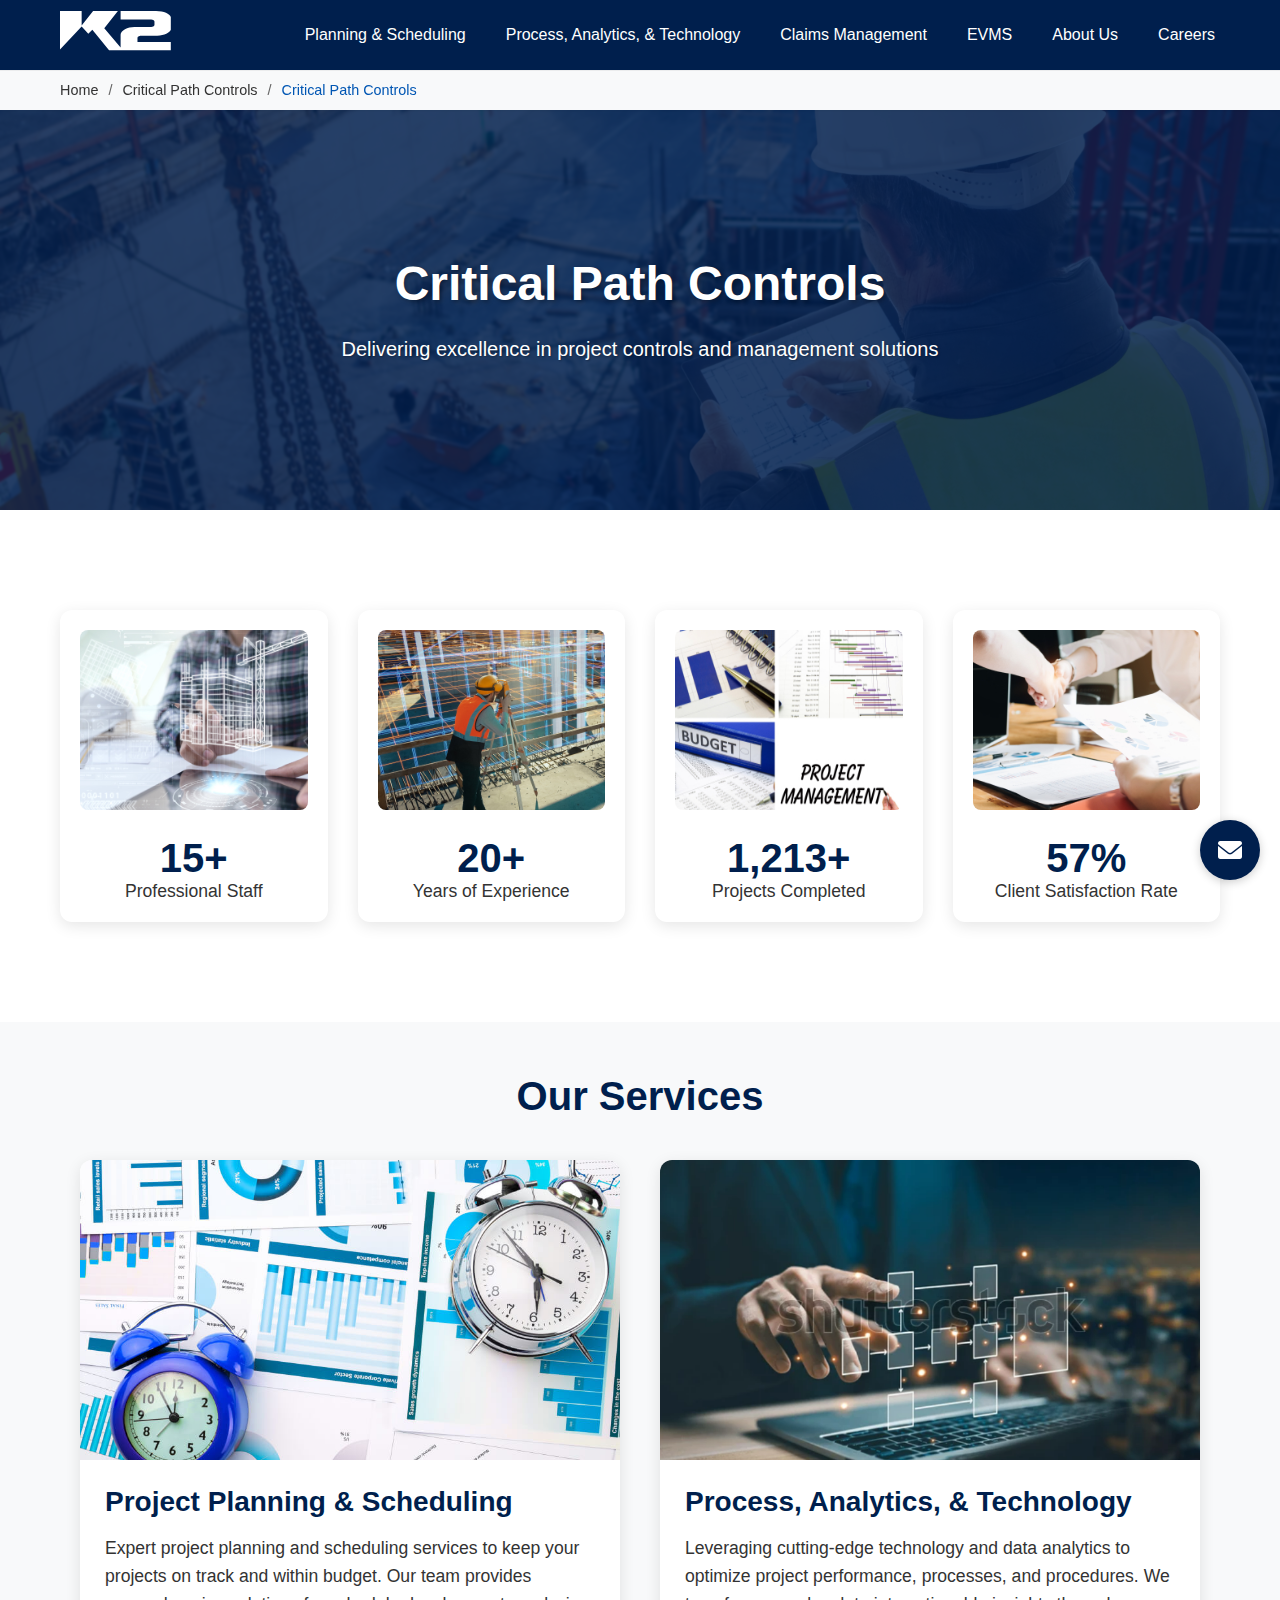
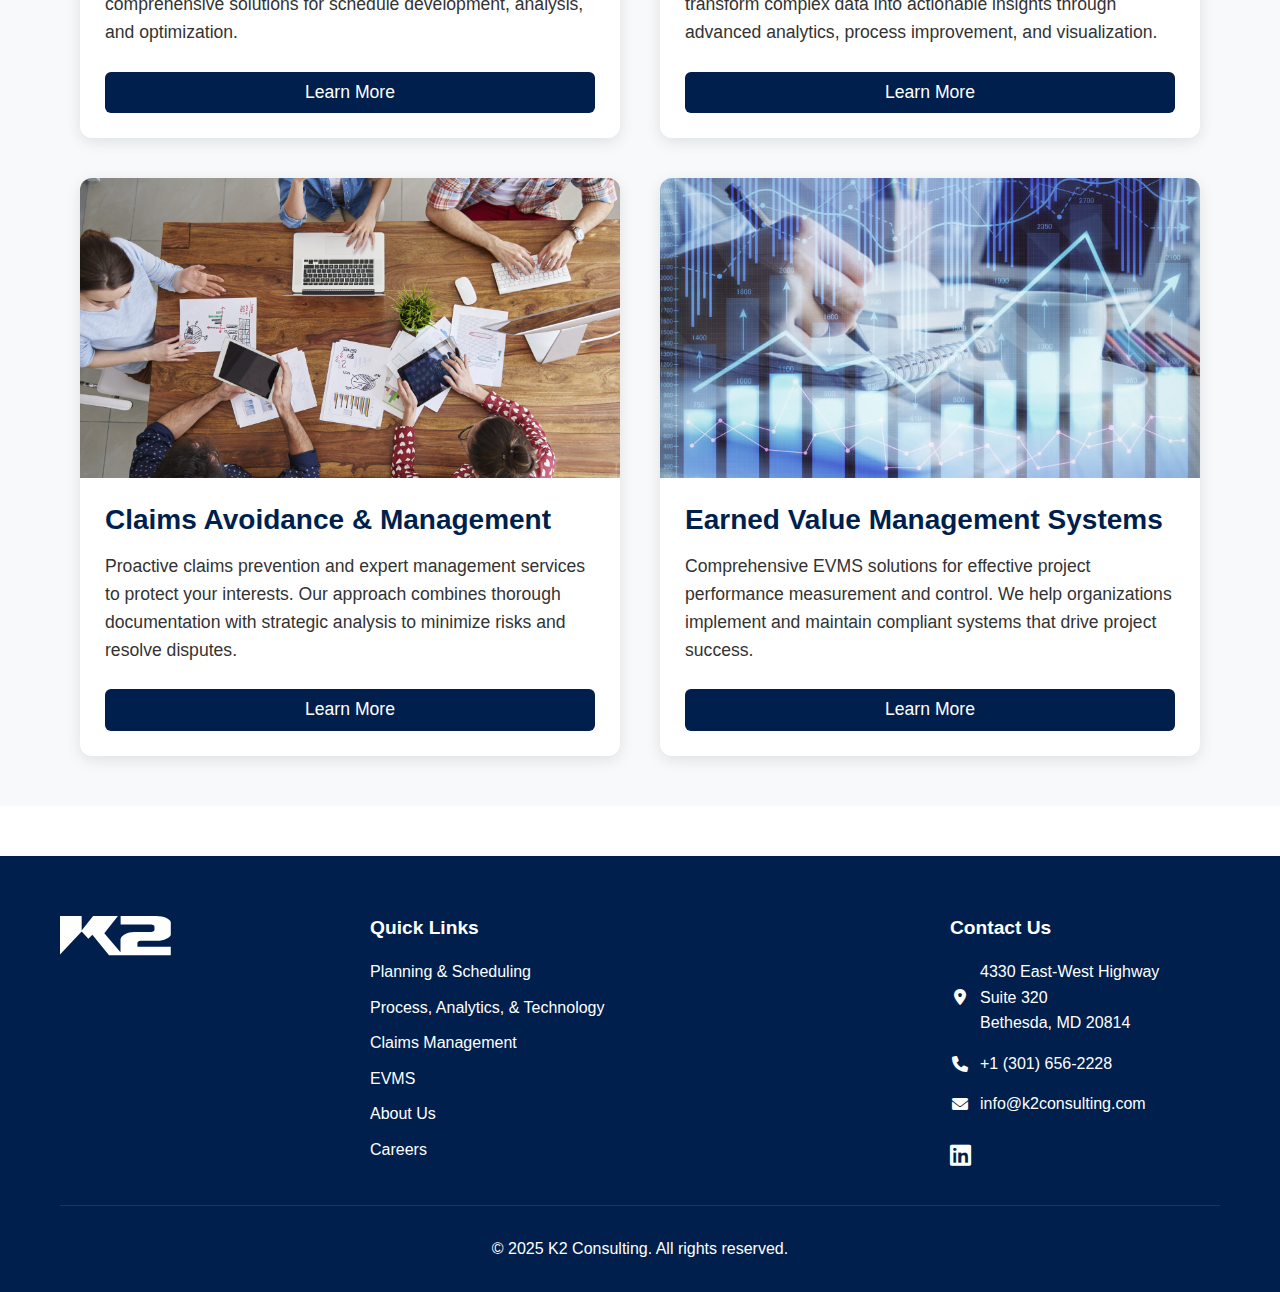
<file: index.html>
<!DOCTYPE html>
<html lang="en">
  <head>
    <meta charset="UTF-8" />
    <meta name="viewport" content="width=device-width, initial-scale=1.0" />
    <title>Critical Path Controls | K2 Consulting</title>
    <link
      rel="icon"
      type="image/png"
      sizes="32x32"
      href="images/site-icons/32_32.png"
    />
    <link
      rel="icon"
      type="image/png"
      sizes="192x192"
      href="images/site-icons/192_192.png"
    />
    <link
      rel="apple-touch-icon"
      sizes="180x180"
      href="images/site-icons/180_180.png"
    />
    <link rel="stylesheet" href="styles/main.css" />
    <link rel="stylesheet" href="styles/navigation.css" />
    <link rel="stylesheet" href="styles/services.css" />
    <link rel="stylesheet" href="styles/modal.css" />
    <link rel="stylesheet" href="styles/forms.css" />
    <link rel="stylesheet" href="styles/index.css" />
    <link
      rel="stylesheet"
      href="https://cdnjs.cloudflare.com/ajax/libs/font-awesome/6.0.0/css/all.min.css"
    />
  </head>
  <body>
    <!-- Include centralized navigation -->
    <div id="navigation"></div>

    <!-- Include breadcrumb -->
    <div id="breadcrumb"></div>

    <main>
      <section class="service-hero">
        <div class="hero-content">
          <h1>Critical Path Controls</h1>
          <p>
            Delivering excellence in project controls and management solutions
          </p>
        </div>
      </section>

      <section class="metrics-section">
        <div class="container">
          <div class="metrics-grid">
            <div class="metric-card">
              <div class="metric-image">
                <img
                  src="images/stats-experience.jpg"
                  alt="Years of Experience"
                />
              </div>
              <div class="metric-number" data-value="25">0+</div>
              <div class="metric-label">Professional Staff</div>
            </div>
            <div class="metric-card">
              <div class="metric-image">
                <img
                  src="images/stats-professionals.jpg"
                  alt="Professional Staff"
                />
              </div>
              <div class="metric-number" data-value="34">0+</div>
              <div class="metric-label">Years of Experience</div>
            </div>
            <div class="metric-card">
              <div class="metric-image">
                <img src="images/stats-projects.jpg" alt="Projects Completed" />
              </div>
              <div class="metric-number" data-value="2000">0+</div>
              <div class="metric-label">Projects Completed</div>
            </div>
            <div class="metric-card">
              <div class="metric-image">
                <img src="images/stats-clients.jpg" alt="Client Satisfaction" />
              </div>
              <div class="metric-number" data-value="95">0%</div>
              <div class="metric-label">Client Satisfaction Rate</div>
            </div>
          </div>
        </div>
      </section>

      <section class="services-overview">
        <div class="container">
          <h2>Our Services</h2>
          <div class="services-grid">
            <div class="service-card">
              <img
                src="images/service-planning-scheduling.jpg"
                alt="Project Planning & Scheduling"
              />
              <h3>Project Planning & Scheduling</h3>
              <p>
                Expert project planning and scheduling services to keep your
                projects on track and within budget. Our team provides
                comprehensive solutions for schedule development, analysis, and
                optimization.
              </p>
              <a href="planning-scheduling.html" class="btn">Learn More</a>
            </div>
            <div class="service-card">
              <img
                src="images/service-process-analytics.png"
                alt="Process, Analytics & Technology"
              />
              <h3>Process, Analytics, & Technology</h3>
              <p>
                Leveraging cutting-edge technology and data analytics to
                optimize project performance, processes, and procedures. We
                transform complex data into actionable insights through advanced
                analytics, process improvement, and visualization.
              </p>
              <a href="process-analytics.html" class="btn">Learn More</a>
            </div>
            <div class="service-card">
              <img
                src="images/service-claims-management.jpg"
                alt="Claims Management"
              />
              <h3>Claims Avoidance & Management</h3>
              <p>
                Proactive claims prevention and expert management services to
                protect your interests. Our approach combines thorough
                documentation with strategic analysis to minimize risks and
                resolve disputes.
              </p>
              <a href="claims-management.html" class="btn">Learn More</a>
            </div>
            <div class="service-card">
              <img
                src="images/service-earned-value.jpg"
                alt="Earned Value Management"
              />
              <h3>Earned Value Management Systems</h3>
              <p>
                Comprehensive EVMS solutions for effective project performance
                measurement and control. We help organizations implement and
                maintain compliant systems that drive project success.
              </p>
              <a href="evms.html" class="btn">Learn More</a>
            </div>
          </div>
        </div>
      </section>
    </main>

    <!-- Include footer -->
    <div id="footer"></div>

    <!-- Include floating contact button -->
    <div id="floatingContact"></div>

    <!-- Include general contact form modal -->
    <div id="generalContactModal"></div>

    <!-- Load scripts -->
    <script src="js/main.js"></script>
    <script src="js/loader.js"></script>
  </body>
</html>
</file>
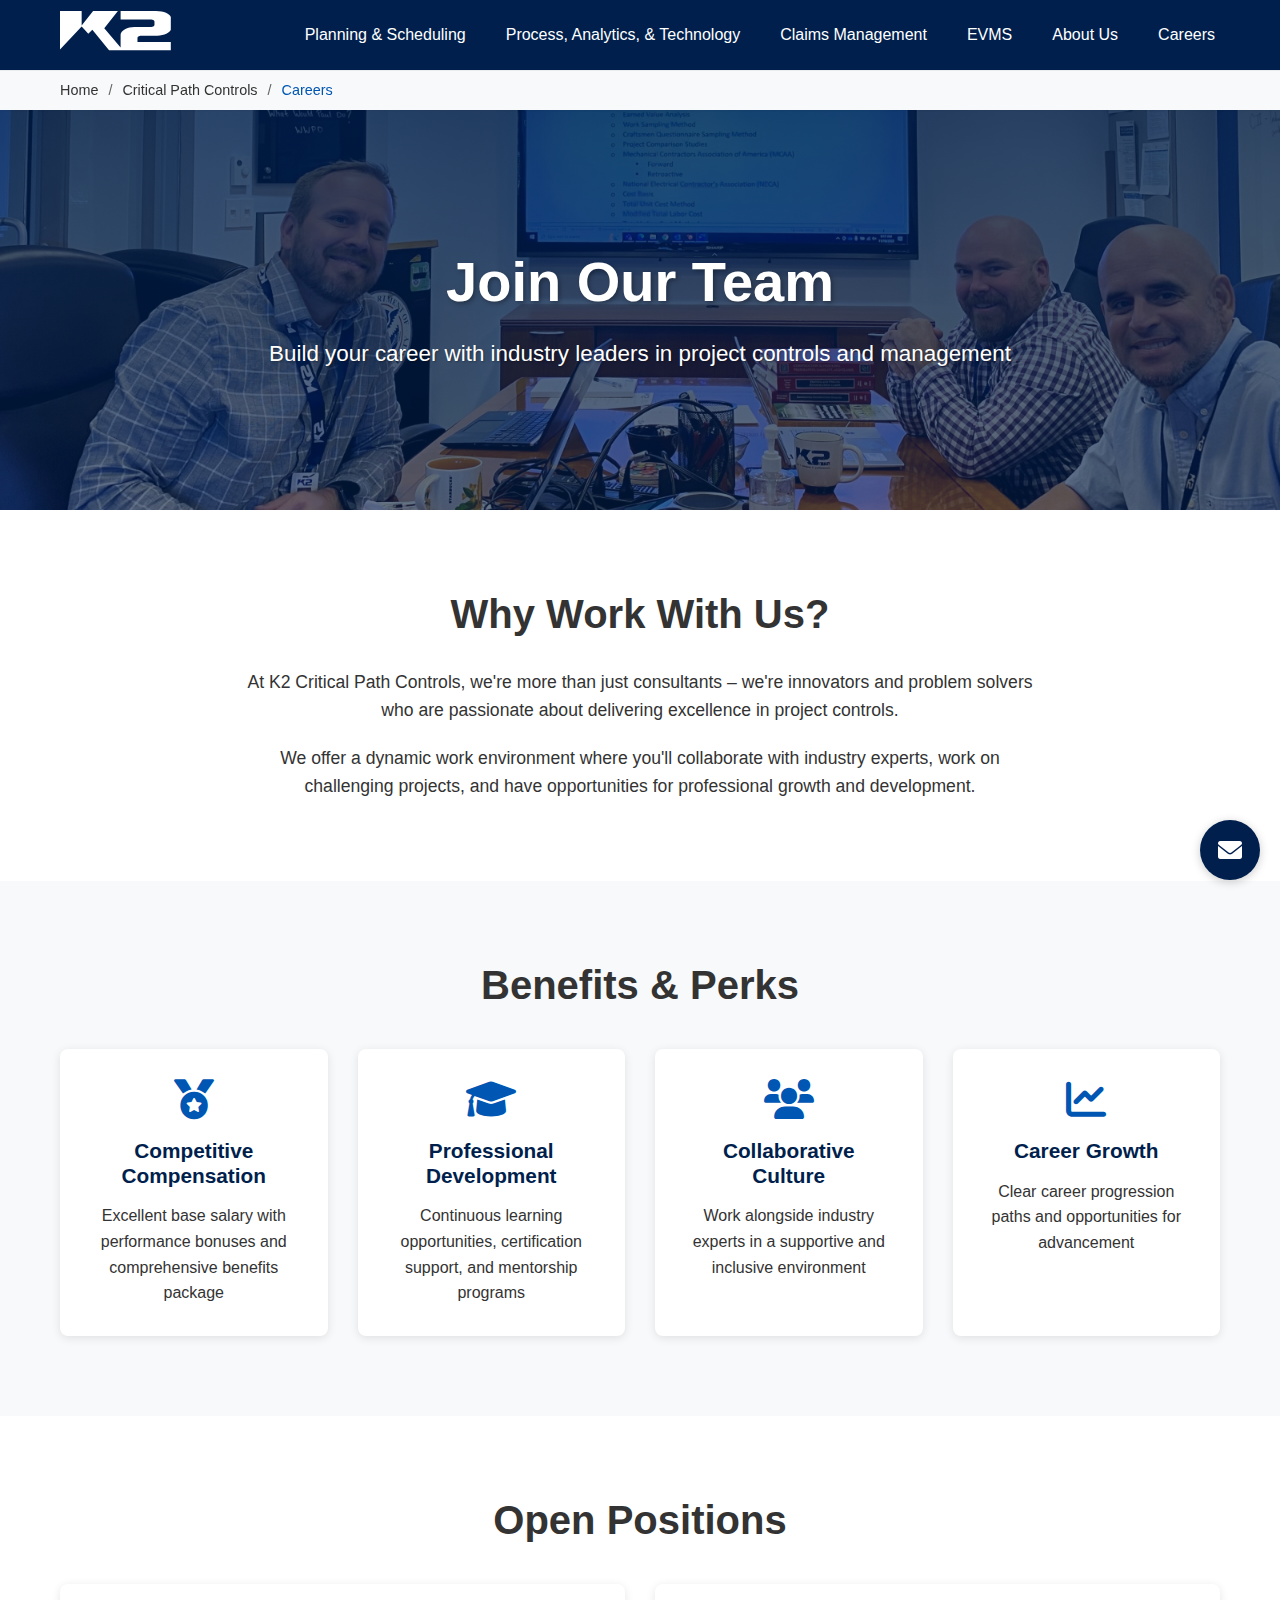
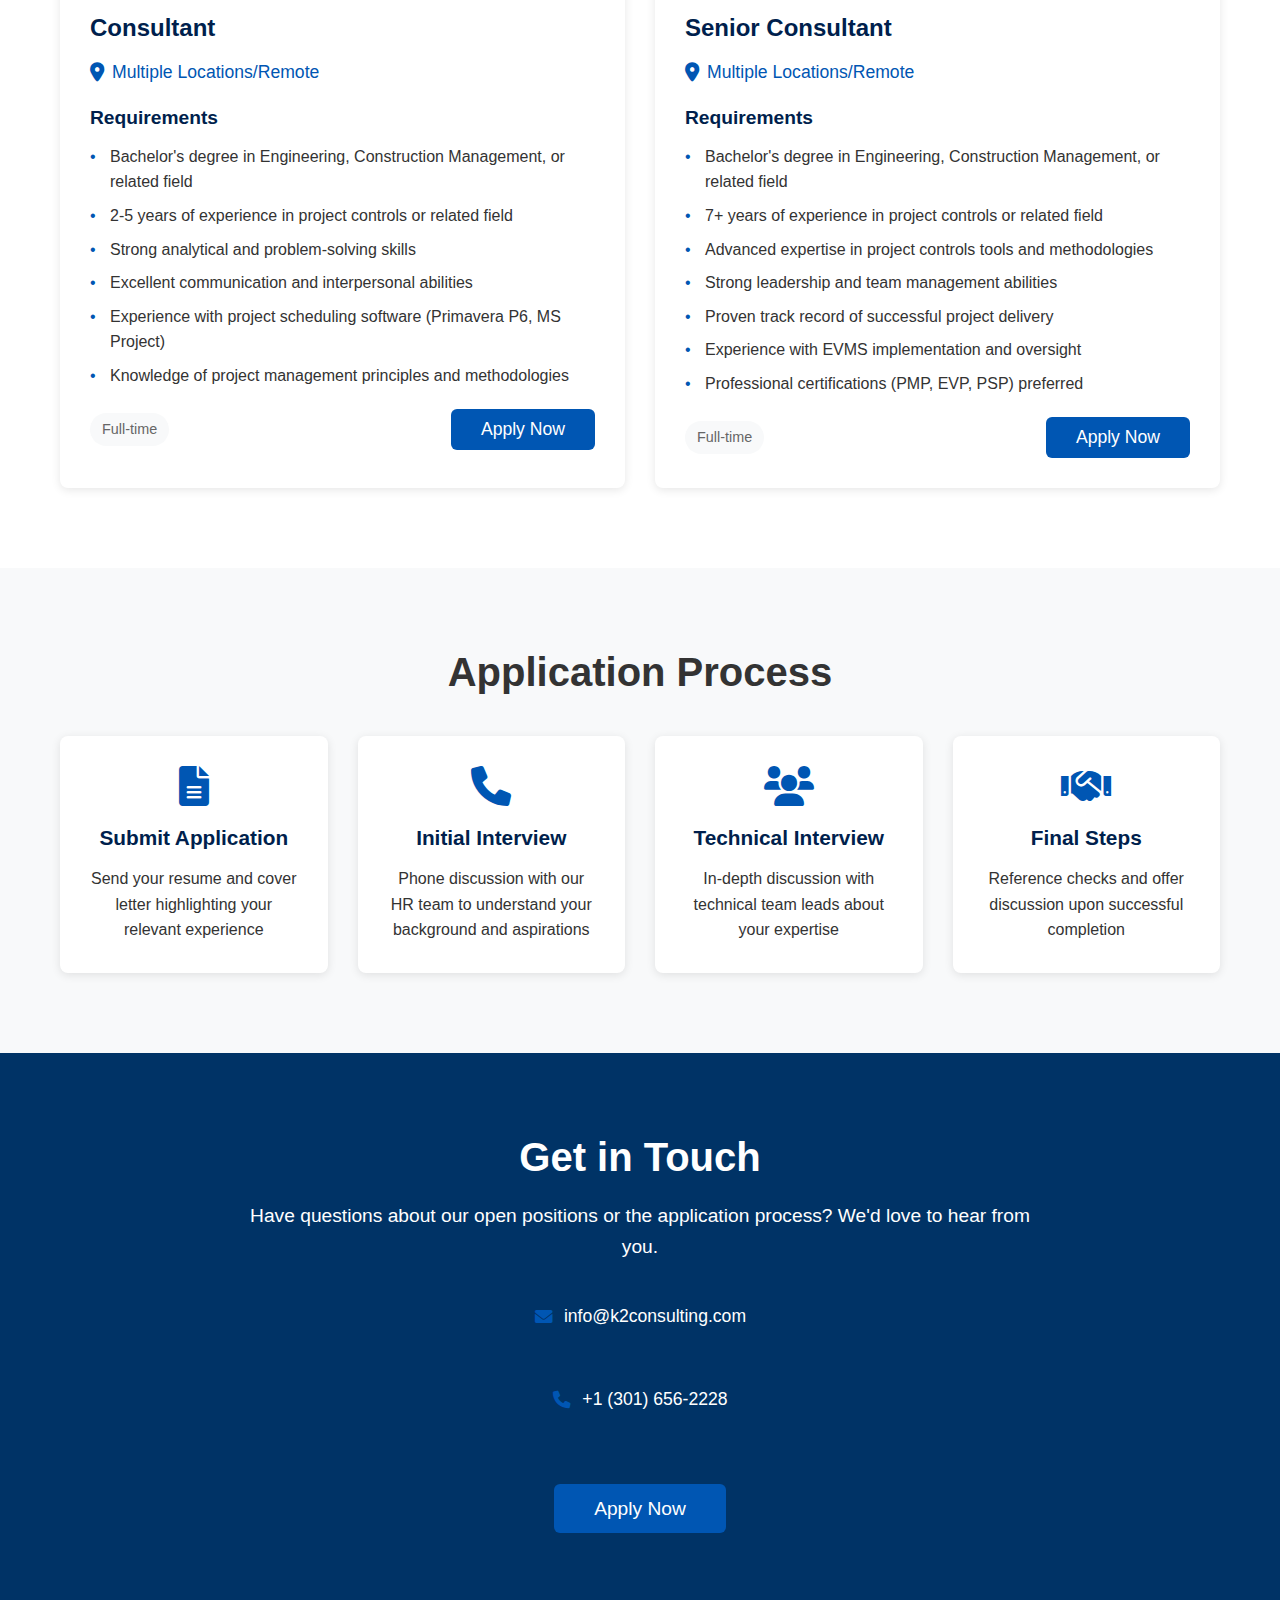
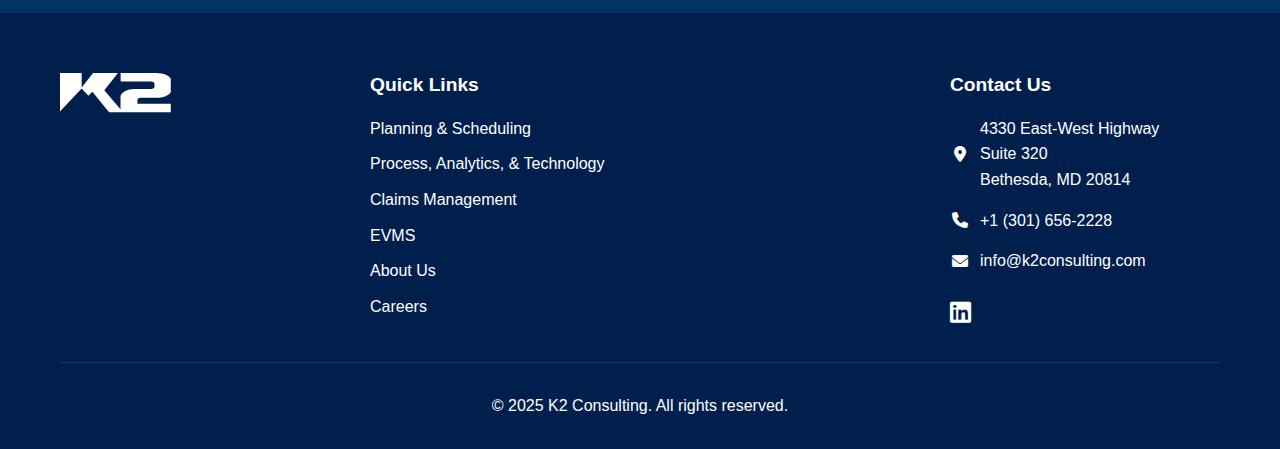
<file: careers.html>
<!DOCTYPE html>
<html lang="en">
  <head>
    <title>Careers | Critical Path Controls</title>
    <meta charset="UTF-8" />
    <meta name="viewport" content="width=device-width, initial-scale=1.0" />
    <link rel="stylesheet" href="styles/main.css" />
    <link rel="stylesheet" href="styles/navigation.css" />
    <link rel="stylesheet" href="styles/breadcrumb.css" />
    <link rel="stylesheet" href="styles/careers.css" />
    <link rel="stylesheet" href="styles/modal.css" />
    <link
      rel="stylesheet"
      href="https://cdnjs.cloudflare.com/ajax/libs/font-awesome/6.0.0/css/all.min.css"
    />
  </head>
  <body data-page="careers">
    <!-- Include centralized navigation -->
    <div id="navigation"></div>

    <!-- Include breadcrumb -->
    <div id="breadcrumb"></div>

    <main>
      <!-- Hero Section -->
      <section class="hero-section">
        <div class="hero-image">
          <img src="images/banner-careers.png" alt="K2 Careers" />
        </div>
        <div class="hero-content">
          <div class="container">
            <h1 id="heroTitle"></h1>
            <p id="heroSubtitle"></p>
          </div>
        </div>
      </section>

      <!-- Intro Section -->
      <section class="intro-section">
        <div class="container">
          <h2 id="introTitle"></h2>
          <div id="introContent" class="intro-content"></div>
        </div>
      </section>

      <!-- Benefits Section -->
      <section class="benefits-section">
        <div class="container">
          <h2 id="benefitsTitle"></h2>
          <div id="benefitsGrid" class="benefits-grid"></div>
        </div>
      </section>

      <!-- Positions Section -->
      <section class="positions-section">
        <div class="container">
          <h2 id="positionsTitle"></h2>
          <div id="positionsGrid" class="careers-grid"></div>
        </div>
      </section>

      <!-- Application Process Section -->
      <section class="process-section">
        <div class="container">
          <h2 id="processTitle"></h2>
          <div id="processSteps" class="process-grid"></div>
        </div>
      </section>

      <!-- Contact Section -->
      <section class="cta-section">
        <div class="container">
          <h2 id="contactTitle"></h2>
          <p id="contactNote"></p>
          <div class="contact-info">
            <p>
              <i class="fas fa-envelope"></i>
              <span id="contactEmail"></span>
            </p>
            <p>
              <i class="fas fa-phone"></i>
              <span id="contactPhone"></span>
            </p>
          </div>
          <a
            href="#"
            class="btn btn-large"
            onclick="window.showGeneralContactModal()"
            >Apply Now</a
          >
        </div>
      </section>
    </main>

    <!-- Include footer -->
    <div id="footer"></div>

    <!-- Include floating contact button -->
    <div id="floatingContact"></div>

    <!-- Include General Contact Form Modal -->
    <div id="generalContactModal"></div>

    <!-- Load scripts -->
    <script src="js/main.js"></script>
    <script src="js/loader.js"></script>
    <script>
      // Load and render careers content
      fetch("content/careers.json")
        .then((response) => response.json())
        .then((data) => {
          // Hero Section
          document.getElementById("heroTitle").textContent = data.hero.title;
          document.getElementById("heroSubtitle").textContent =
            data.hero.subtitle;

          // Intro Section
          document.getElementById("introTitle").textContent = data.intro.title;
          const introContent = document.getElementById("introContent");
          data.intro.content.forEach((paragraph) => {
            const p = document.createElement("p");
            p.textContent = paragraph;
            introContent.appendChild(p);
          });

          // Benefits Section
          document.getElementById("benefitsTitle").textContent =
            data.benefits.title;
          const benefitsGrid = document.getElementById("benefitsGrid");
          data.benefits.items.forEach((benefit) => {
            const card = document.createElement("div");
            card.className = "benefit-card";
            card.innerHTML = `
              <i class="fas ${benefit.icon}"></i>
              <h3>${benefit.title}</h3>
              <p>${benefit.description}</p>
            `;
            benefitsGrid.appendChild(card);
          });

          // Positions Section
          document.getElementById("positionsTitle").textContent =
            data.positions.title;
          const positionsGrid = document.getElementById("positionsGrid");
          data.positions.roles.forEach((role) => {
            const card = document.createElement("div");
            card.className = "career-card";
            card.innerHTML = `
              <h3 class="career-title">${role.title}</h3>
              <p class="career-location">
                <i class="fas fa-map-marker-alt"></i> ${role.location}
              </p>
              <div class="career-requirements">
                <h4>Requirements</h4>
                <ul>
                  ${role.requirements.map((req) => `<li>${req}</li>`).join("")}
                </ul>
              </div>
              <div class="career-footer">
                <span class="career-type">${role.type}</span>
                <a href="#" class="btn" onclick="window.showGeneralContactModal()">Apply Now</a>
              </div>
            `;
            positionsGrid.appendChild(card);
          });

          // Application Process Section
          document.getElementById("processTitle").textContent =
            data.application.title;
          const processSteps = document.getElementById("processSteps");
          data.application.steps.forEach((step) => {
            const card = document.createElement("div");
            card.className = "process-card";
            card.innerHTML = `
              <i class="fas ${step.icon}"></i>
              <h3>${step.title}</h3>
              <p>${step.description}</p>
            `;
            processSteps.appendChild(card);
          });

          // Contact Section
          document.getElementById("contactTitle").textContent =
            data.contact.title;
          document.getElementById("contactNote").textContent =
            data.contact.note;
          document.getElementById("contactEmail").textContent =
            data.contact.email;
          document.getElementById("contactPhone").textContent =
            data.contact.phone;
        })
        .catch((error) => console.error("Error loading careers data:", error));
    </script>
  </body>
</html>
</file>
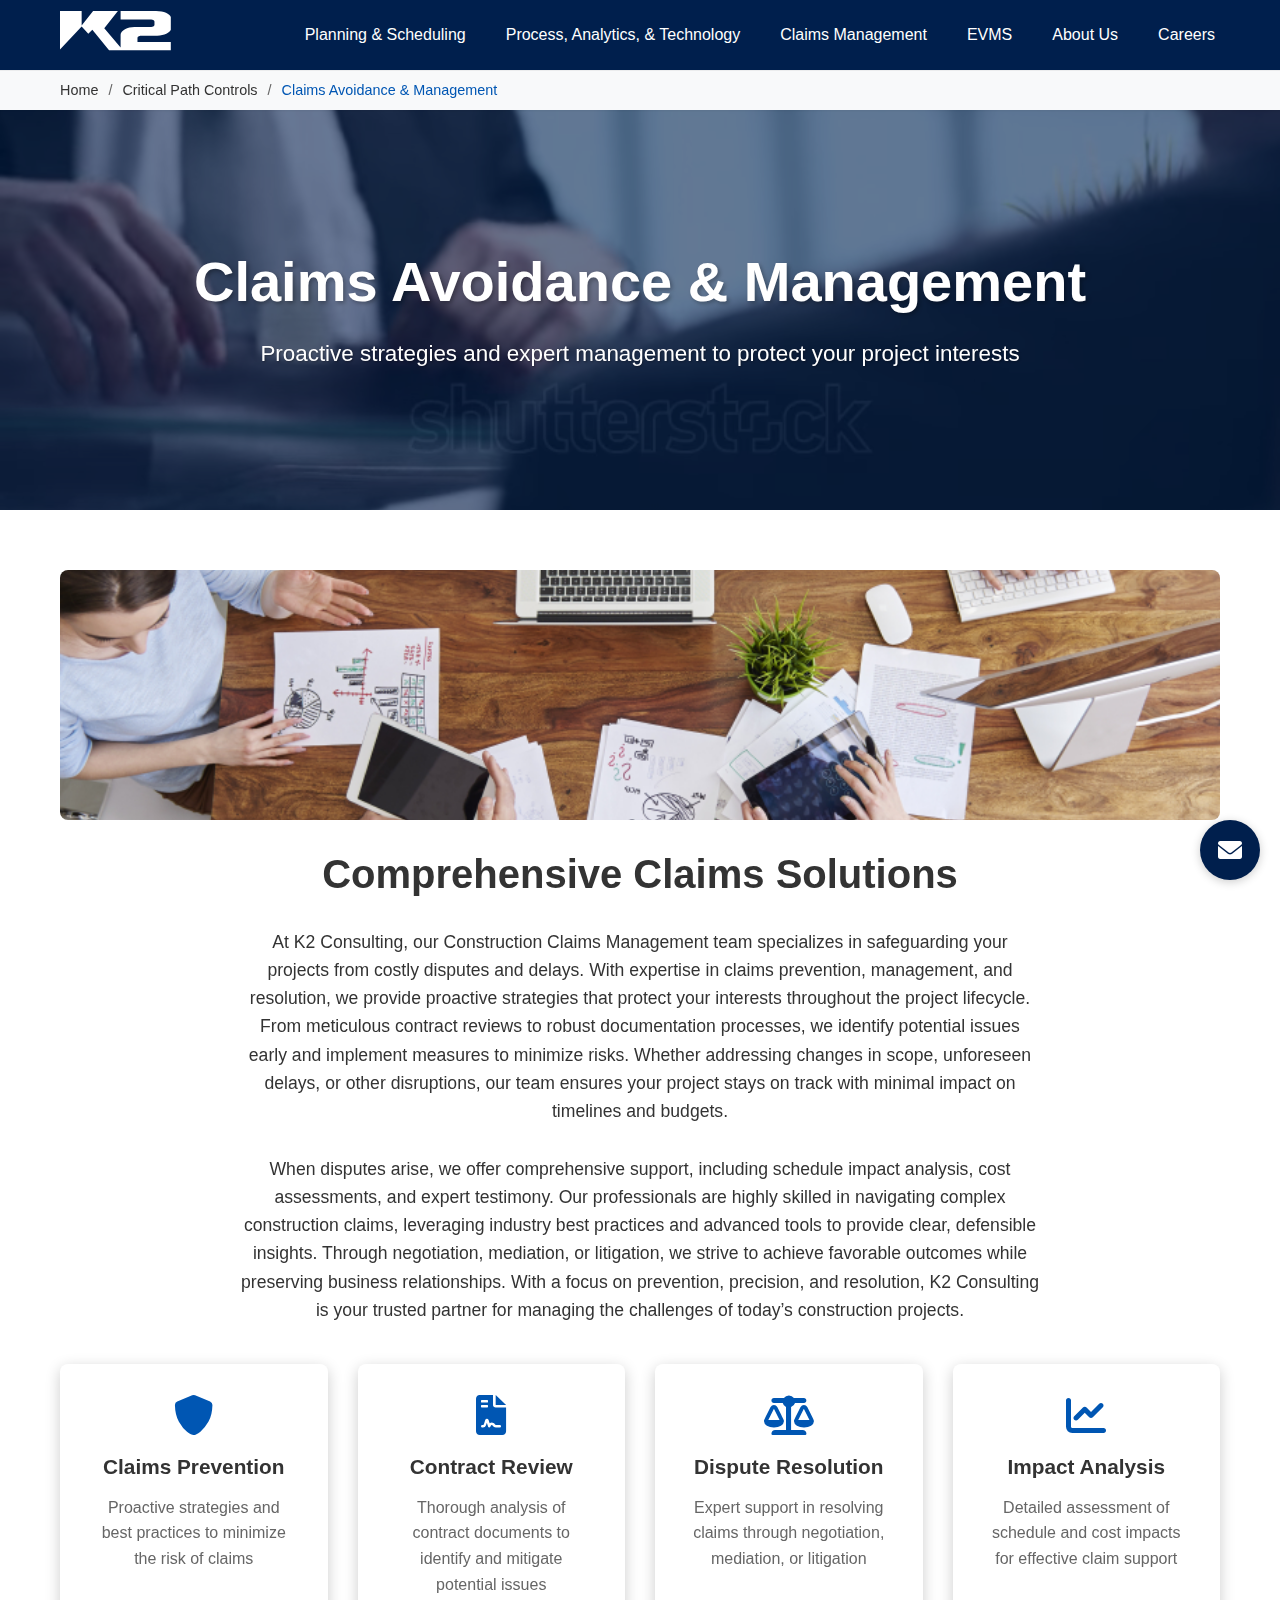
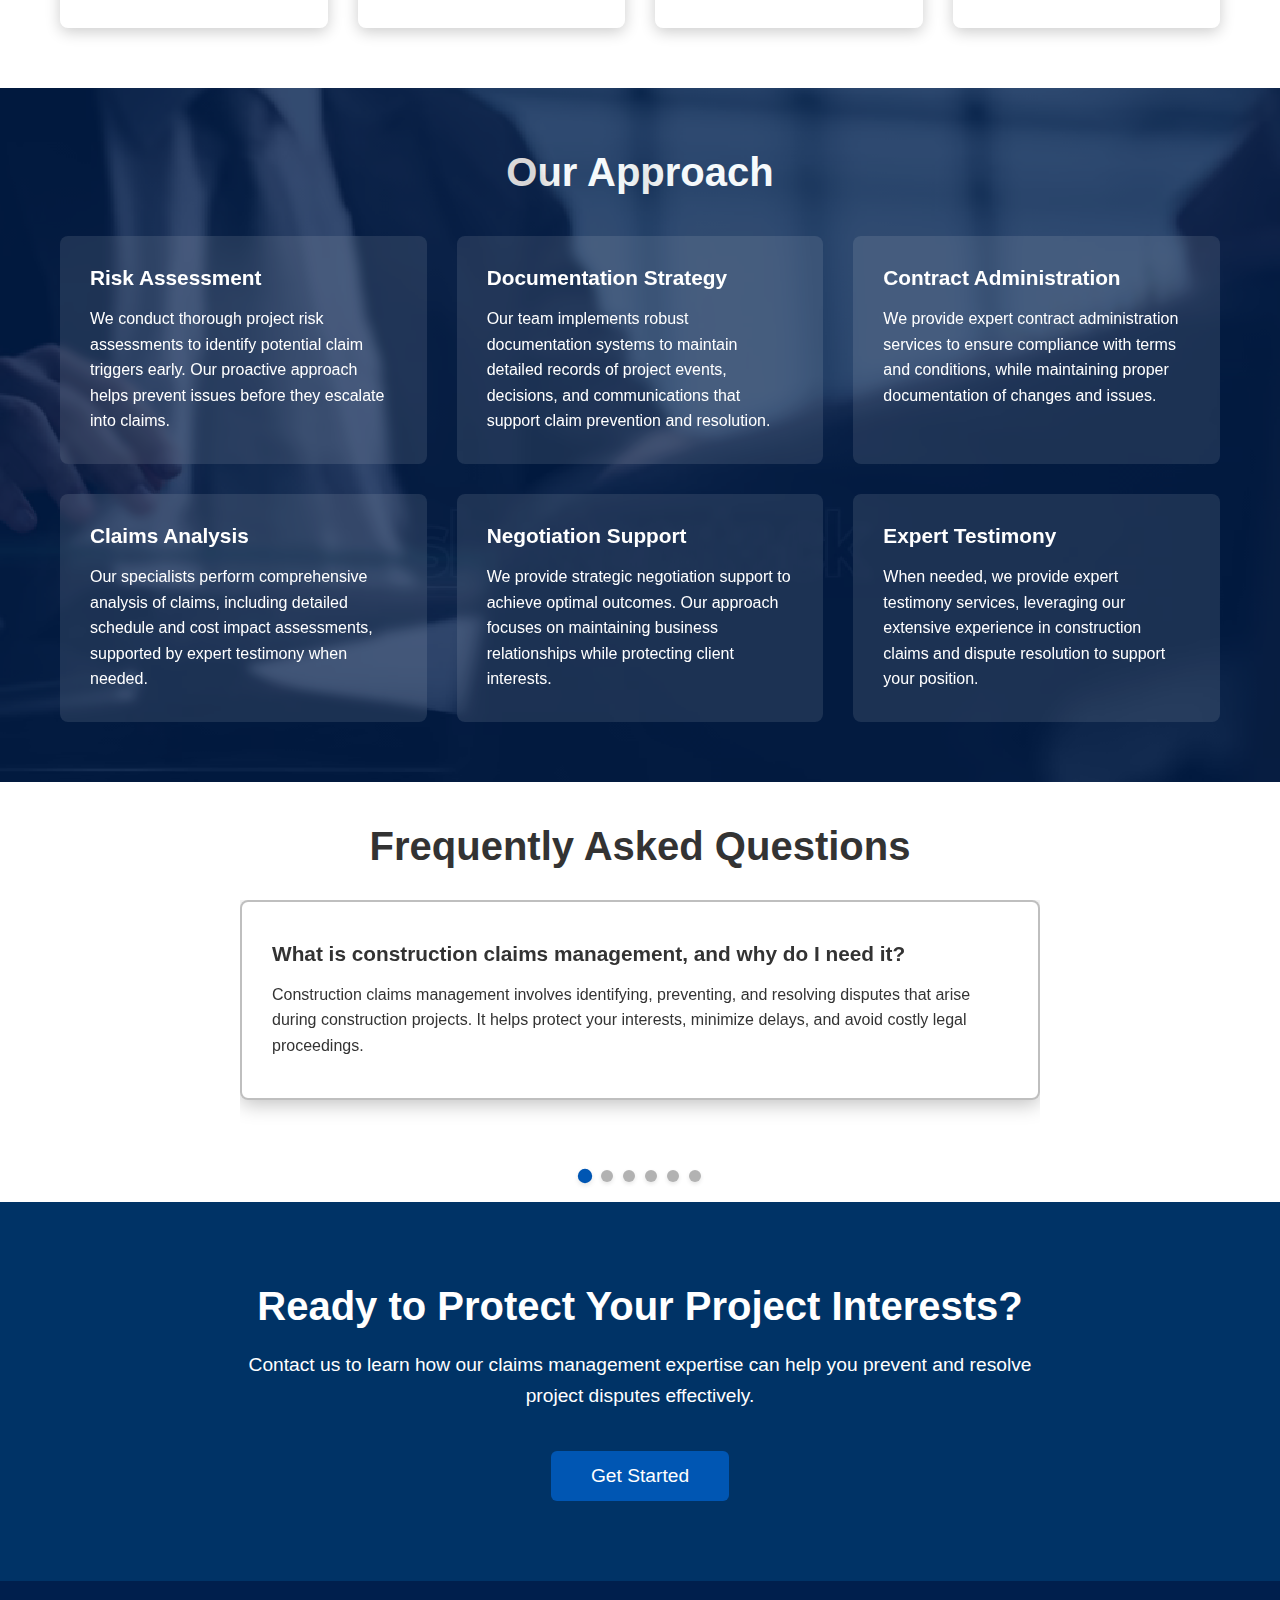
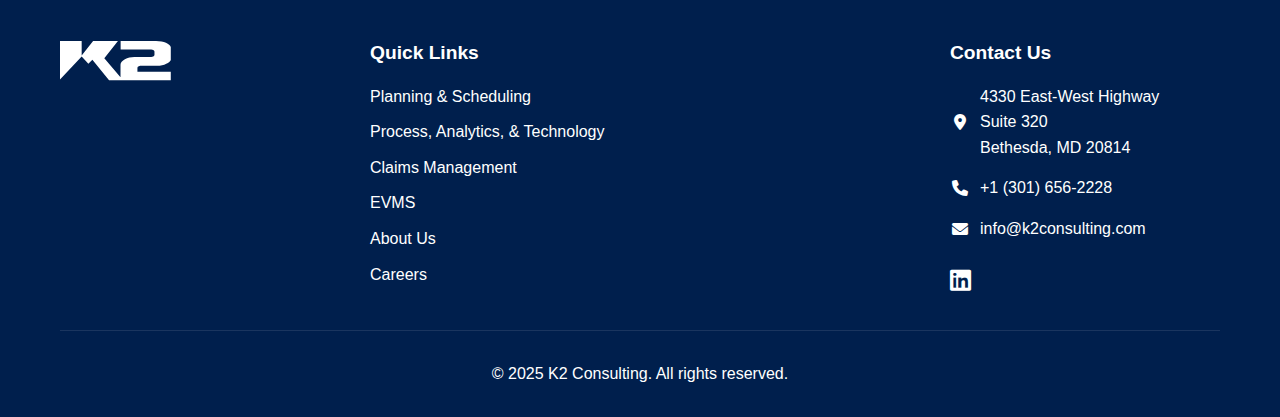
<file: claims-management.html>
<!DOCTYPE html>
<html lang="en">
  <head>
    <title>Claims Avoidance & Management | Critical Path Controls</title>
    <meta charset="UTF-8" />
    <meta name="viewport" content="width=device-width, initial-scale=1.0" />
    <link rel="stylesheet" href="styles/main.css" />
    <link rel="stylesheet" href="styles/navigation.css" />
    <link rel="stylesheet" href="styles/breadcrumb.css" />
    <link rel="stylesheet" href="styles/services.css" />
    <link rel="stylesheet" href="styles/modal.css" />
    <link
      rel="stylesheet"
      href="https://cdnjs.cloudflare.com/ajax/libs/font-awesome/6.0.0/css/all.min.css"
    />
    <link
      rel="icon"
      type="image/png"
      sizes="32x32"
      href="images/site-icons/32_32.png"
    />
    <link
      rel="icon"
      type="image/png"
      sizes="192x192"
      href="images/site-icons/192_192.png"
    />
    <link
      rel="apple-touch-icon"
      sizes="180x180"
      href="images/site-icons/180_180.png"
    />
  </head>
  <body data-page="claims">
    <!-- Include centralized navigation -->
    <div id="navigation"></div>

    <!-- Include breadcrumb -->
    <div id="breadcrumb"></div>

    <main>
      <section class="service-hero">
        <video autoplay loop muted playsinline>
          <source src="images/video-claims.webm" type="video/webm" />
        </video>
        <div class="hero-content">
          <h1>Claims Avoidance & Management</h1>
          <p>
            Proactive strategies and expert management to protect your project
            interests
          </p>
        </div>
      </section>

      <section class="service-section animate-on-scroll">
        <div class="container">
          <div class="service-banner">
            <img
              src="images/service-claims-management.jpg"
              alt="Claims Management"
            />
          </div>
          <div class="service-content">
            <h2>Comprehensive Claims Solutions</h2>
            <p>
              At K2 Consulting, our Construction Claims Management team
              specializes in safeguarding your projects from costly disputes and
              delays. With expertise in claims prevention, management, and
              resolution, we provide proactive strategies that protect your
              interests throughout the project lifecycle. From meticulous
              contract reviews to robust documentation processes, we identify
              potential issues early and implement measures to minimize risks.
              Whether addressing changes in scope, unforeseen delays, or other
              disruptions, our team ensures your project stays on track with
              minimal impact on timelines and budgets.
            </p>

            <p>
              When disputes arise, we offer comprehensive support, including
              schedule impact analysis, cost assessments, and expert testimony.
              Our professionals are highly skilled in navigating complex
              construction claims, leveraging industry best practices and
              advanced tools to provide clear, defensible insights. Through
              negotiation, mediation, or litigation, we strive to achieve
              favorable outcomes while preserving business relationships. With a
              focus on prevention, precision, and resolution, K2 Consulting is
              your trusted partner for managing the challenges of today’s
              construction projects.
            </p>

            <div class="feature-grid">
              <div class="feature">
                <i class="fas fa-shield-alt"></i>
                <h3>Claims Prevention</h3>
                <p>
                  Proactive strategies and best practices to minimize the risk
                  of claims
                </p>
              </div>
              <div class="feature">
                <i class="fas fa-file-contract"></i>
                <h3>Contract Review</h3>
                <p>
                  Thorough analysis of contract documents to identify and
                  mitigate potential issues
                </p>
              </div>
              <div class="feature">
                <i class="fas fa-balance-scale"></i>
                <h3>Dispute Resolution</h3>
                <p>
                  Expert support in resolving claims through negotiation,
                  mediation, or litigation
                </p>
              </div>
              <div class="feature">
                <i class="fas fa-chart-line"></i>
                <h3>Impact Analysis</h3>
                <p>
                  Detailed assessment of schedule and cost impacts for effective
                  claim support
                </p>
              </div>
            </div>
          </div>
        </div>
      </section>

      <section class="service-section with-video animate-on-scroll">
        <video class="background-video" autoplay loop muted playsinline>
          <source src="images/video-claims.webm" type="video/webm" />
        </video>
        <div class="container">
          <h2>Our Approach</h2>
          <div class="details-grid">
            <div class="detail-card">
              <h3>Risk Assessment</h3>
              <p>
                We conduct thorough project risk assessments to identify
                potential claim triggers early. Our proactive approach helps
                prevent issues before they escalate into claims.
              </p>
            </div>
            <div class="detail-card">
              <h3>Documentation Strategy</h3>
              <p>
                Our team implements robust documentation systems to maintain
                detailed records of project events, decisions, and
                communications that support claim prevention and resolution.
              </p>
            </div>
            <div class="detail-card">
              <h3>Contract Administration</h3>
              <p>
                We provide expert contract administration services to ensure
                compliance with terms and conditions, while maintaining proper
                documentation of changes and issues.
              </p>
            </div>
            <div class="detail-card">
              <h3>Claims Analysis</h3>
              <p>
                Our specialists perform comprehensive analysis of claims,
                including detailed schedule and cost impact assessments,
                supported by expert testimony when needed.
              </p>
            </div>
            <div class="detail-card">
              <h3>Negotiation Support</h3>
              <p>
                We provide strategic negotiation support to achieve optimal
                outcomes. Our approach focuses on maintaining business
                relationships while protecting client interests.
              </p>
            </div>
            <div class="detail-card">
              <h3>Expert Testimony</h3>
              <p>
                When needed, we provide expert testimony services, leveraging
                our extensive experience in construction claims and dispute
                resolution to support your position.
              </p>
            </div>
          </div>
        </div>
      </section>

      <section class="faq-section animate-on-scroll">
        <div class="container">
          <h2>Frequently Asked Questions</h2>
          <div class="carousel">
            <div class="carousel-items">
              <div class="carousel-item">
                <h3>
                  What is construction claims management, and why do I need it?
                </h3>
                <p>
                  Construction claims management involves identifying,
                  preventing, and resolving disputes that arise during
                  construction projects. It helps protect your interests,
                  minimize delays, and avoid costly legal proceedings.
                </p>
              </div>
              <div class="carousel-item">
                <h3>How can you help prevent claims before they happen?</h3>
                <p>
                  We use proactive strategies like contract reviews, risk
                  assessments, and robust documentation processes to identify
                  and address potential issues early, reducing the likelihood of
                  disputes.
                </p>
              </div>
              <div class="carousel-item">
                <h3>What types of claims do you handle?</h3>
                <p>
                  We manage a variety of claims, including scope changes,
                  delays, disruptions, cost overruns, and contract disputes. Our
                  team tailors its approach to the specifics of each situation.
                </p>
              </div>
              <div class="carousel-item">
                <h3>Can you represent my interests in disputes?</h3>
                <p>
                  Yes, we provide expert support in negotiations, mediation, or
                  litigation, helping you achieve favorable outcomes while
                  preserving professional relationships.
                </p>
              </div>
              <div class="carousel-item">
                <h3>What sets your team apart in claims resolution?</h3>
                <p>
                  Our expertise in both technical analysis and negotiation
                  ensures we not only understand the complexities of
                  construction claims but also achieve practical, cost-effective
                  resolutions.
                </p>
              </div>
              <div class="carousel-item">
                <h3>Do you provide expert testimony?</h3>
                <p>
                  Yes, our professionals have extensive experience providing
                  expert testimony in arbitration and litigation, offering
                  clear, reliable insights backed by detailed analysis and
                  industry knowledge.
                </p>
              </div>
            </div>
            <div class="carousel-dots"></div>
          </div>
        </div>
      </section>

      <section class="cta-section">
        <div class="container">
          <h2>Ready to Protect Your Project Interests?</h2>
          <p>
            Contact us to learn how our claims management expertise can help you
            prevent and resolve project disputes effectively.
          </p>
          <a href="#" class="btn btn-large" onclick="showClaimsModal()"
            >Get Started</a
          >
        </div>
      </section>
    </main>

    <!-- Include footer -->
    <div id="footer"></div>

    <!-- Include floating contact button -->
    <div id="floatingContact"></div>

    <!-- Include Claims Contact Form Modal -->
    <div id="claimsContactForm"></div>

    <!-- Load scripts -->
    <script src="js/main.js"></script>
    <script src="js/loader.js"></script>
  </body>
</html>
</file>
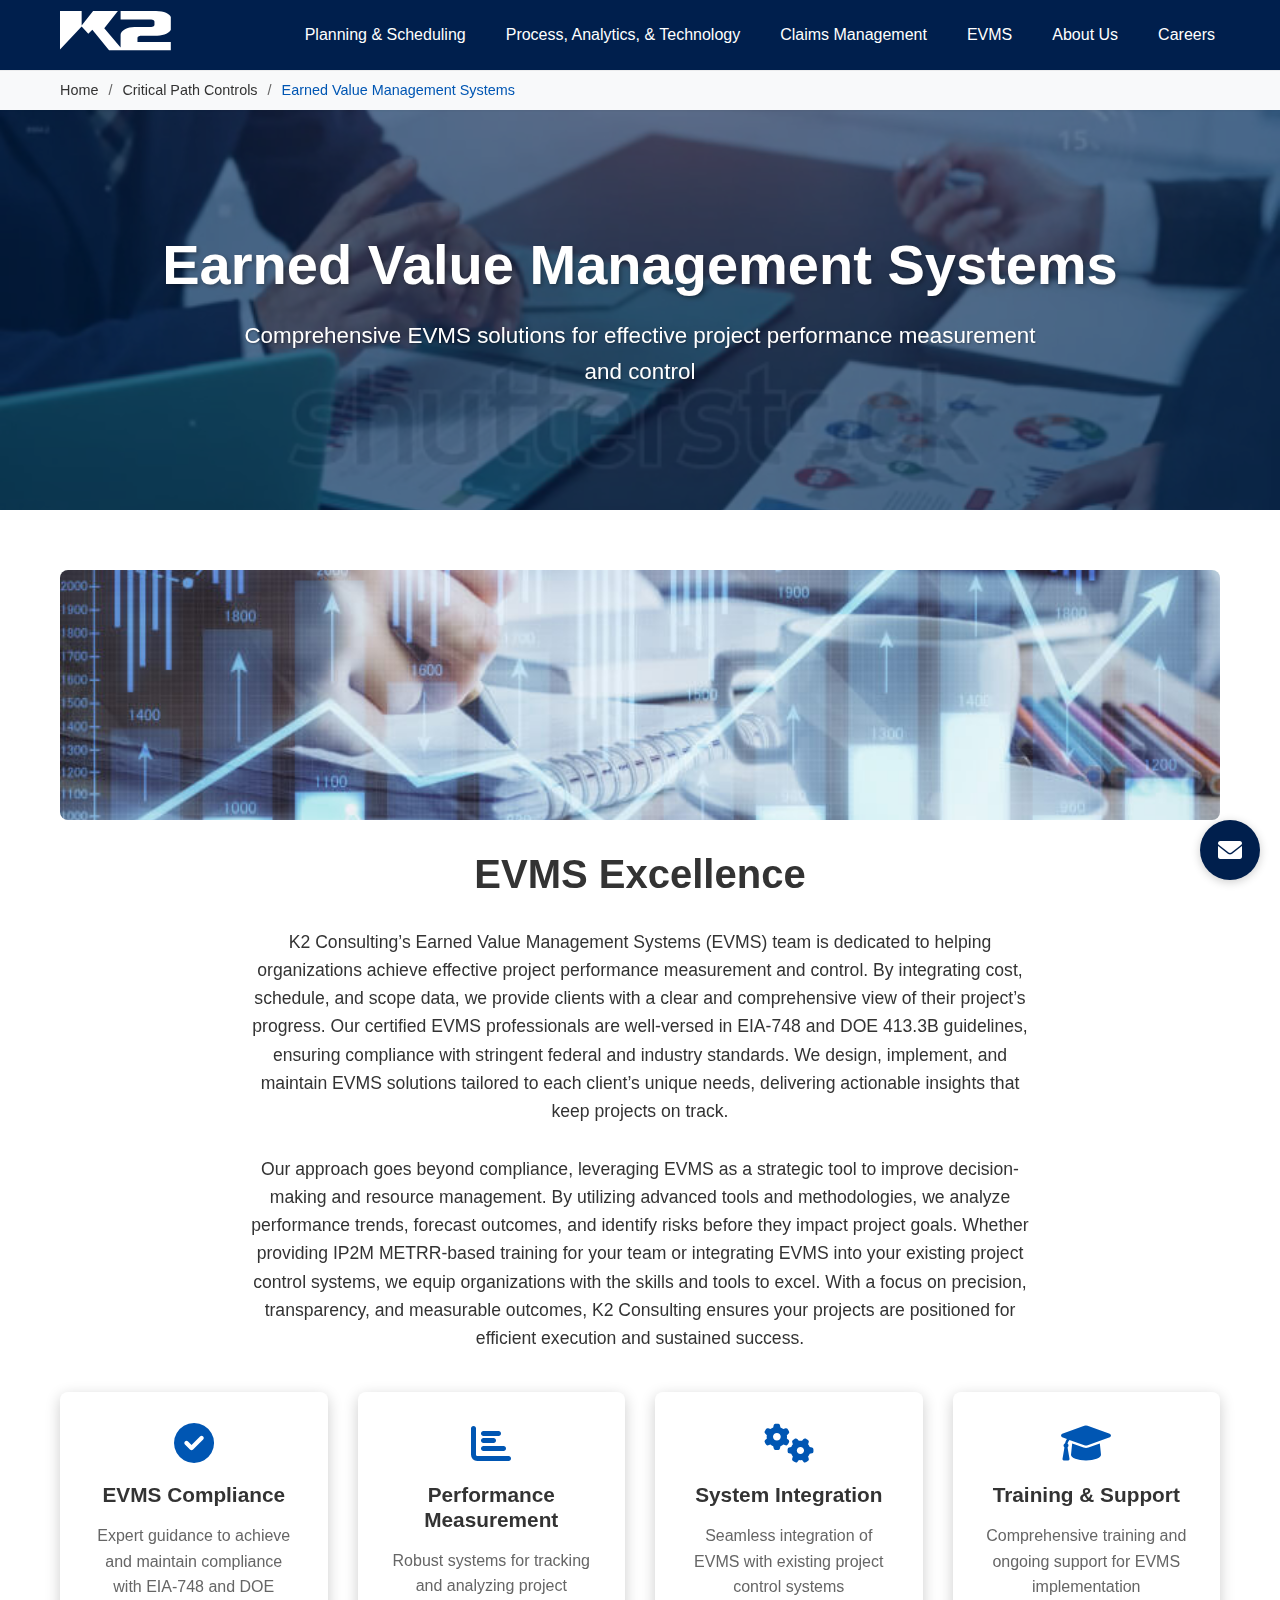
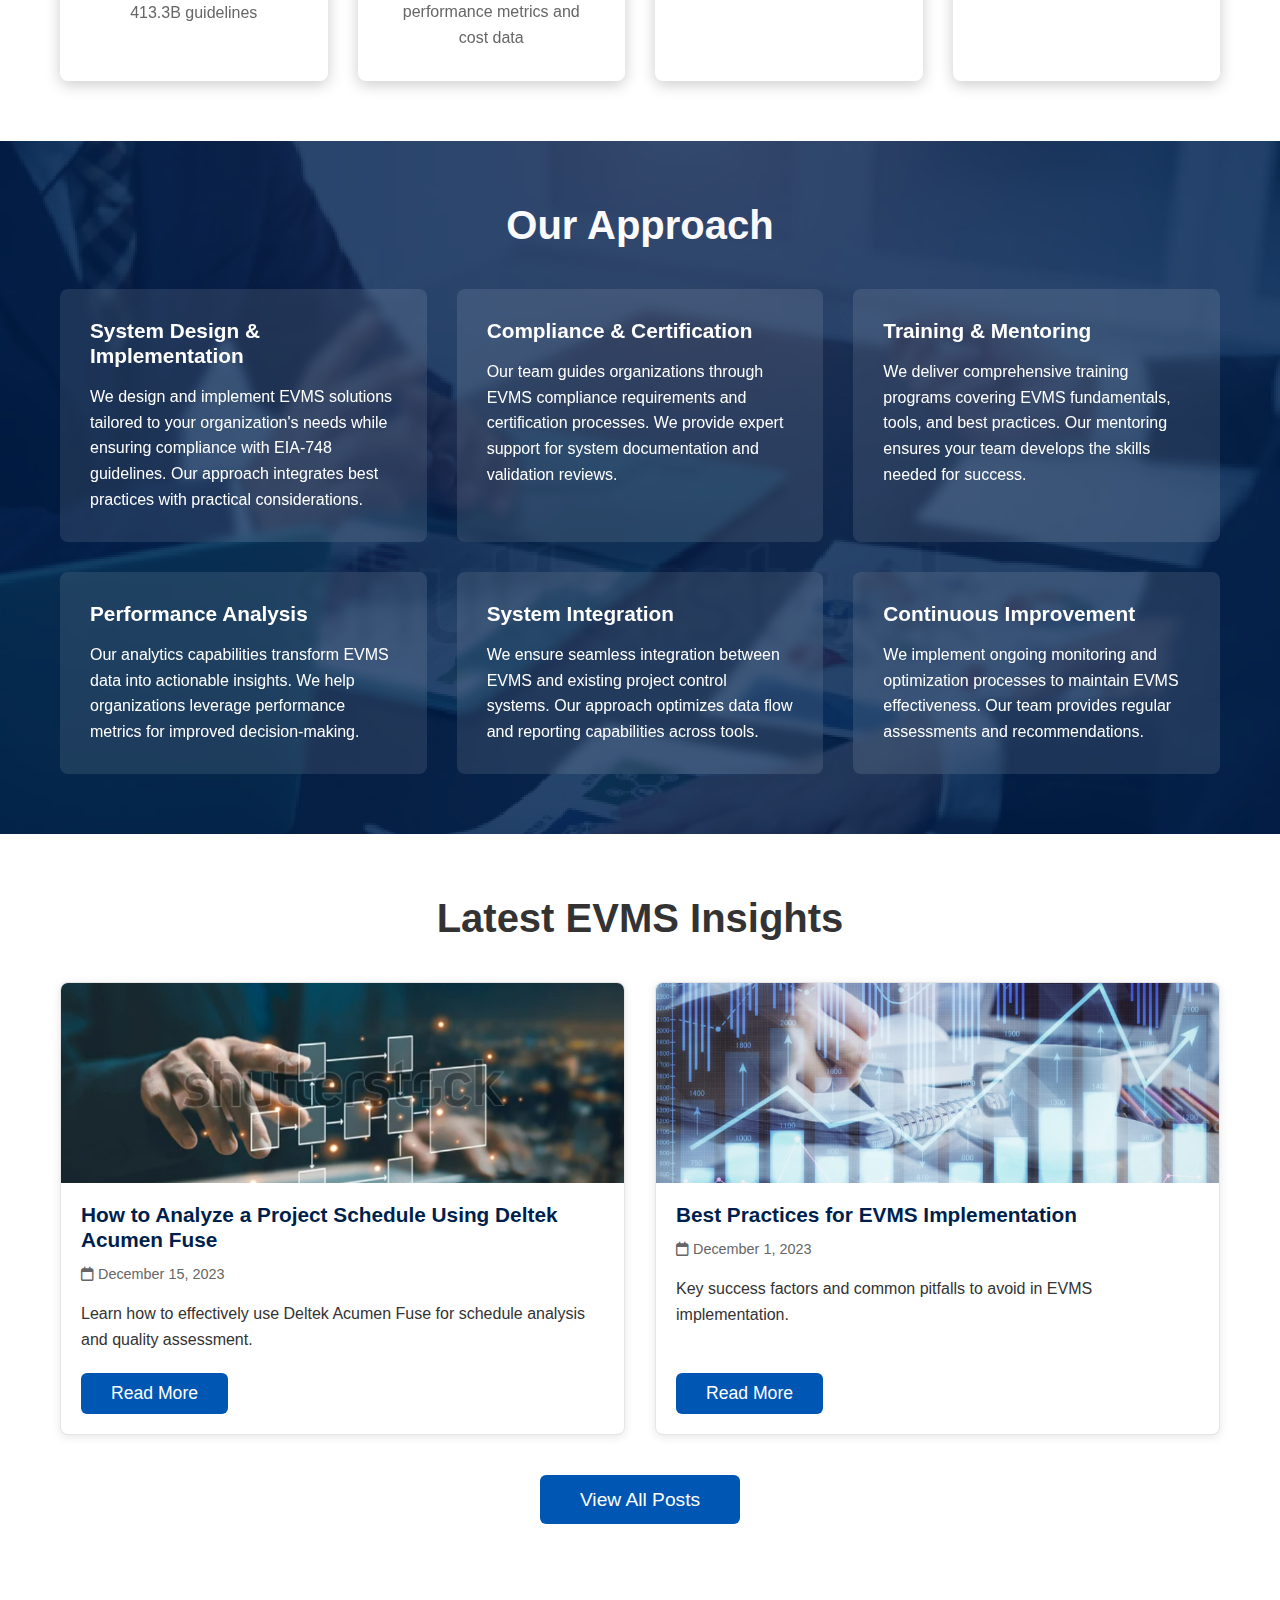
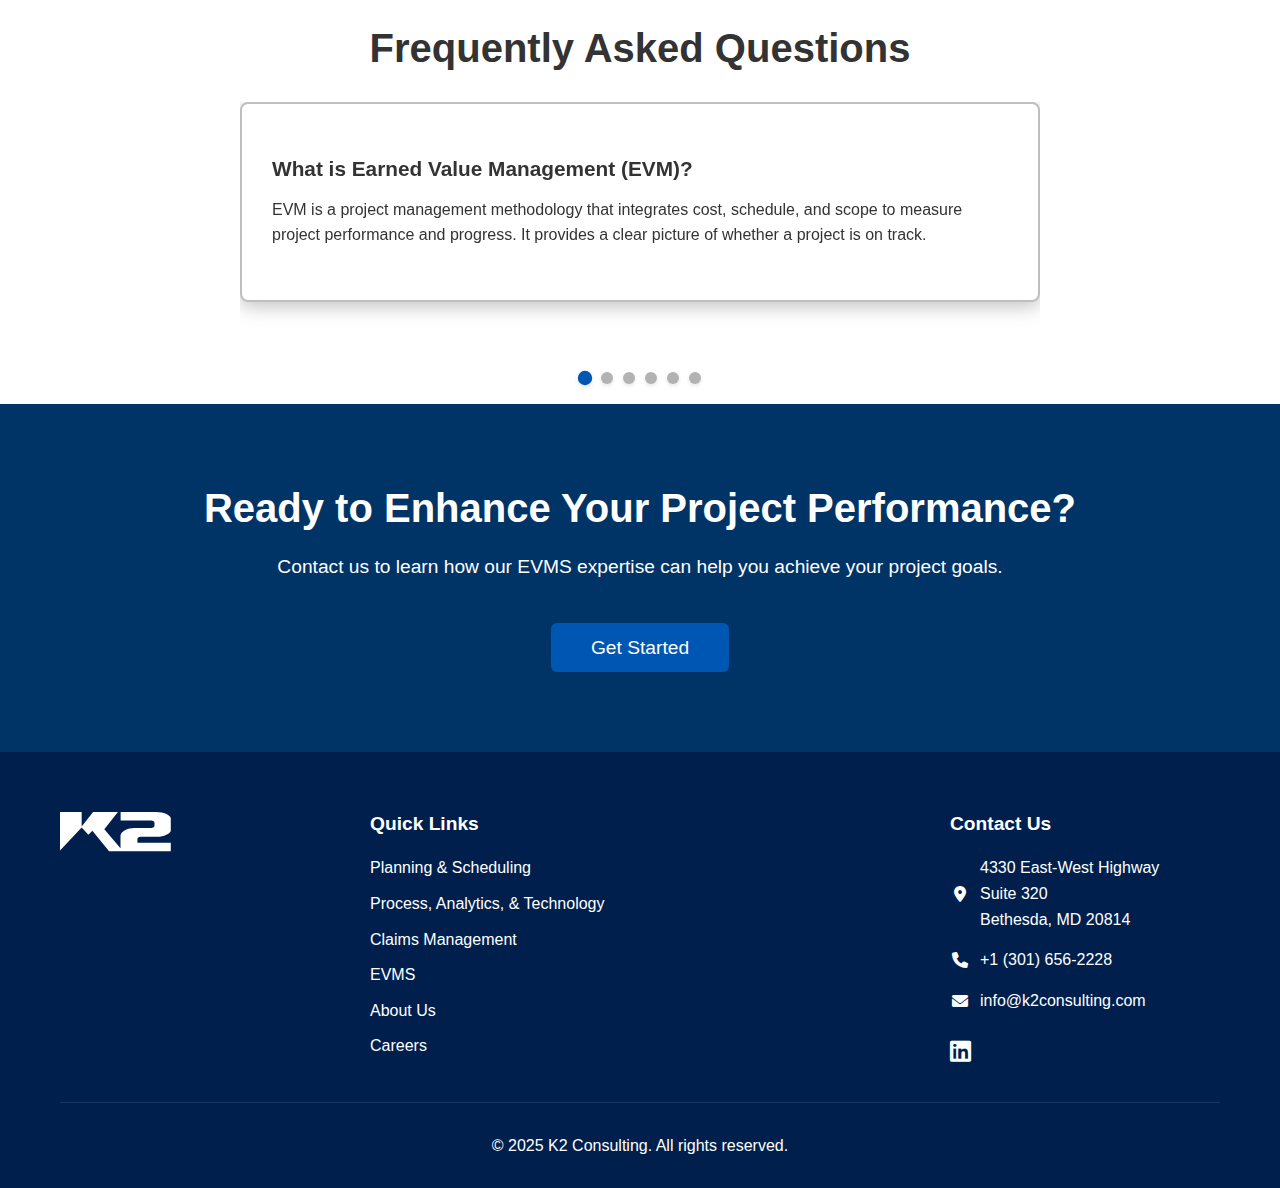
<file: evms.html>
<!DOCTYPE html>
<html lang="en">
  <head>
    <title>Earned Value Management Systems | Critical Path Controls</title>
    <meta charset="UTF-8" />
    <meta name="viewport" content="width=device-width, initial-scale=1.0" />
    <link rel="stylesheet" href="styles/main.css" />
    <link rel="stylesheet" href="styles/navigation.css" />
    <link rel="stylesheet" href="styles/breadcrumb.css" />
    <link rel="stylesheet" href="styles/services.css" />
    <link rel="stylesheet" href="styles/modal.css" />
    <link
      rel="stylesheet"
      href="https://cdnjs.cloudflare.com/ajax/libs/font-awesome/6.0.0/css/all.min.css"
    />
    <link
      rel="icon"
      type="image/png"
      sizes="32x32"
      href="images/site-icons/32_32.png"
    />
    <link
      rel="icon"
      type="image/png"
      sizes="192x192"
      href="images/site-icons/192_192.png"
    />
    <link
      rel="apple-touch-icon"
      sizes="180x180"
      href="images/site-icons/180_180.png"
    />
  </head>
  <body data-page="evms">
    <!-- Include centralized navigation -->
    <div id="navigation"></div>

    <!-- Include breadcrumb -->
    <div id="breadcrumb"></div>

    <main>
      <!-- Hero section -->
      <section class="service-hero">
        <video autoplay loop muted playsinline>
          <source src="images/video-evms.webm" type="video/webm" />
        </video>
        <div class="hero-content">
          <h1>Earned Value Management Systems</h1>
          <p>
            Comprehensive EVMS solutions for effective project performance
            measurement and control
          </p>
        </div>
      </section>

      <!-- Service section -->
      <section class="service-section animate-on-scroll">
        <div class="container">
          <div class="service-banner">
            <img
              src="images/service-earned-value.jpg"
              alt="Earned Value Management"
            />
          </div>
          <div class="service-content">
            <h2>EVMS Excellence</h2>
            <p>
              K2 Consulting’s Earned Value Management Systems (EVMS) team is
              dedicated to helping organizations achieve effective project
              performance measurement and control. By integrating cost,
              schedule, and scope data, we provide clients with a clear and
              comprehensive view of their project’s progress. Our certified EVMS
              professionals are well-versed in EIA-748 and DOE 413.3B
              guidelines, ensuring compliance with stringent federal and
              industry standards. We design, implement, and maintain EVMS
              solutions tailored to each client’s unique needs, delivering
              actionable insights that keep projects on track.
            </p>

            <p>
              Our approach goes beyond compliance, leveraging EVMS as a
              strategic tool to improve decision-making and resource management.
              By utilizing advanced tools and methodologies, we analyze
              performance trends, forecast outcomes, and identify risks before
              they impact project goals. Whether providing IP2M METRR-based
              training for your team or integrating EVMS into your existing
              project control systems, we equip organizations with the skills
              and tools to excel. With a focus on precision, transparency, and
              measurable outcomes, K2 Consulting ensures your projects are
              positioned for efficient execution and sustained success.
            </p>

            <div class="feature-grid">
              <div class="feature">
                <i class="fas fa-check-circle"></i>
                <h3>EVMS Compliance</h3>
                <p>
                  Expert guidance to achieve and maintain compliance with
                  EIA-748 and DOE 413.3B guidelines
                </p>
              </div>
              <div class="feature">
                <i class="fas fa-chart-bar"></i>
                <h3>Performance Measurement</h3>
                <p>
                  Robust systems for tracking and analyzing project performance
                  metrics and cost data
                </p>
              </div>
              <div class="feature">
                <i class="fas fa-cogs"></i>
                <h3>System Integration</h3>
                <p>
                  Seamless integration of EVMS with existing project control
                  systems
                </p>
              </div>
              <div class="feature">
                <i class="fas fa-graduation-cap"></i>
                <h3>Training & Support</h3>
                <p>
                  Comprehensive training and ongoing support for EVMS
                  implementation
                </p>
              </div>
            </div>
          </div>
        </div>
      </section>

      <!-- Approach section -->
      <section class="service-section with-video animate-on-scroll">
        <video class="background-video" autoplay loop muted playsinline>
          <source src="images/video-evms.webm" type="video/webm" />
        </video>
        <div class="container">
          <h2>Our Approach</h2>
          <div class="details-grid">
            <div class="detail-card">
              <h3>System Design & Implementation</h3>
              <p>
                We design and implement EVMS solutions tailored to your
                organization's needs while ensuring compliance with EIA-748
                guidelines. Our approach integrates best practices with
                practical considerations.
              </p>
            </div>
            <div class="detail-card">
              <h3>Compliance & Certification</h3>
              <p>
                Our team guides organizations through EVMS compliance
                requirements and certification processes. We provide expert
                support for system documentation and validation reviews.
              </p>
            </div>
            <div class="detail-card">
              <h3>Training & Mentoring</h3>
              <p>
                We deliver comprehensive training programs covering EVMS
                fundamentals, tools, and best practices. Our mentoring ensures
                your team develops the skills needed for success.
              </p>
            </div>
            <div class="detail-card">
              <h3>Performance Analysis</h3>
              <p>
                Our analytics capabilities transform EVMS data into actionable
                insights. We help organizations leverage performance metrics for
                improved decision-making.
              </p>
            </div>
            <div class="detail-card">
              <h3>System Integration</h3>
              <p>
                We ensure seamless integration between EVMS and existing project
                control systems. Our approach optimizes data flow and reporting
                capabilities across tools.
              </p>
            </div>
            <div class="detail-card">
              <h3>Continuous Improvement</h3>
              <p>
                We implement ongoing monitoring and optimization processes to
                maintain EVMS effectiveness. Our team provides regular
                assessments and recommendations.
              </p>
            </div>
          </div>
        </div>
      </section>

      <!-- Blog section -->
      <section class="service-section evms-blog-section animate-on-scroll">
        <div class="container">
          <div class="service-content">
            <h2>Latest EVMS Insights</h2>
            <div class="evms-blog-grid">
              <article class="evms-blog-card">
                <div class="evms-blog-image">
                  <img
                    src="images/service-process-analytics.png"
                    alt="Project Schedule Analysis"
                  />
                </div>
                <div class="evms-blog-content">
                  <h3>
                    How to Analyze a Project Schedule Using Deltek Acumen Fuse
                  </h3>
                  <div class="evms-blog-meta">
                    <i class="far fa-calendar"></i> December 15, 2023
                  </div>
                  <p>
                    Learn how to effectively use Deltek Acumen Fuse for schedule
                    analysis and quality assessment.
                  </p>
                  <a
                    href="blog/analyze-project-schedule-using-deltek-acumen-fuse.html"
                    class="btn"
                  >
                    Read More
                  </a>
                </div>
              </article>

              <article class="evms-blog-card">
                <div class="evms-blog-image">
                  <img
                    src="images/service-earned-value.jpg"
                    alt="EVMS Implementation"
                  />
                </div>
                <div class="evms-blog-content">
                  <h3>Best Practices for EVMS Implementation</h3>
                  <div class="evms-blog-meta">
                    <i class="far fa-calendar"></i> December 1, 2023
                  </div>
                  <p>
                    Key success factors and common pitfalls to avoid in EVMS
                    implementation.
                  </p>
                  <a
                    href="blog/evms-implementation-best-practices.html"
                    class="btn"
                  >
                    Read More
                  </a>
                </div>
              </article>
            </div>
            <div class="text-center" style="margin-top: 40px">
              <a href="blog/index.html" class="btn btn-large">View All Posts</a>
            </div>
          </div>
        </div>
      </section>

      <!-- FAQ section -->
      <section class="faq-section animate-on-scroll">
        <div class="container">
          <h2>Frequently Asked Questions</h2>
          <div class="carousel">
            <div class="carousel-items">
              <div class="carousel-item">
                <h3>What is Earned Value Management (EVM)?</h3>
                <p>
                  EVM is a project management methodology that integrates cost,
                  schedule, and scope to measure project performance and
                  progress. It provides a clear picture of whether a project is
                  on track.
                </p>
              </div>
              <div class="carousel-item">
                <h3>Why do I need an EVMS for my project?</h3>
                <p>
                  EVMS helps you monitor and control your project by identifying
                  performance trends early, forecasting outcomes, and ensuring
                  resources are used effectively to meet objectives.
                </p>
              </div>
              <div class="carousel-item">
                <h3>How does EVMS improve decision-making?</h3>
                <p>
                  By integrating cost, schedule, and scope data, EVMS provides
                  actionable insights into project performance, helping you
                  address issues proactively and allocate resources more
                  effectively.
                </p>
              </div>
              <div class="carousel-item">
                <h3>Can EVMS integrate with our current project systems?</h3>
                <p>
                  Yes, we design EVMS solutions that seamlessly integrate with
                  existing project management tools and enterprise systems,
                  ensuring consistent workflows and data compatibility.
                </p>
              </div>
              <div class="carousel-item">
                <h3>
                  How do you ensure compliance with EIA-748 and DOE 413.3B?
                </h3>
                <p>
                  We use proven methodologies, detailed system reviews, and
                  rigorous documentation processes to align with these standards
                  while tailoring solutions to project-specific requirements.
                </p>
              </div>
              <div class="carousel-item">
                <h3>What tools do you use for EVMS implementation?</h3>
                <p>
                  We leverage advanced software like Primavera P6, Deltek Cobra,
                  and Power BI to ensure accurate performance tracking,
                  forecasting, and reporting.
                </p>
              </div>
            </div>
            <div class="carousel-dots"></div>
          </div>
        </div>
      </section>

      <!-- CTA section -->
      <section class="cta-section">
        <div class="container">
          <h2>Ready to Enhance Your Project Performance?</h2>
          <p>
            Contact us to learn how our EVMS expertise can help you achieve your
            project goals.
          </p>
          <a href="#" class="btn btn-large" onclick="showEvmsModal()"
            >Get Started</a
          >
        </div>
      </section>
    </main>

    <!-- Include footer -->
    <div id="footer"></div>

    <!-- Include floating contact button -->
    <div id="floatingContact"></div>

    <!-- Include EVMS Contact Form Modal -->
    <div id="evmsContactForm"></div>

    <!-- Load scripts -->
    <script src="js/main.js"></script>
    <script src="js/loader.js"></script>
  </body>
</html>
</file>
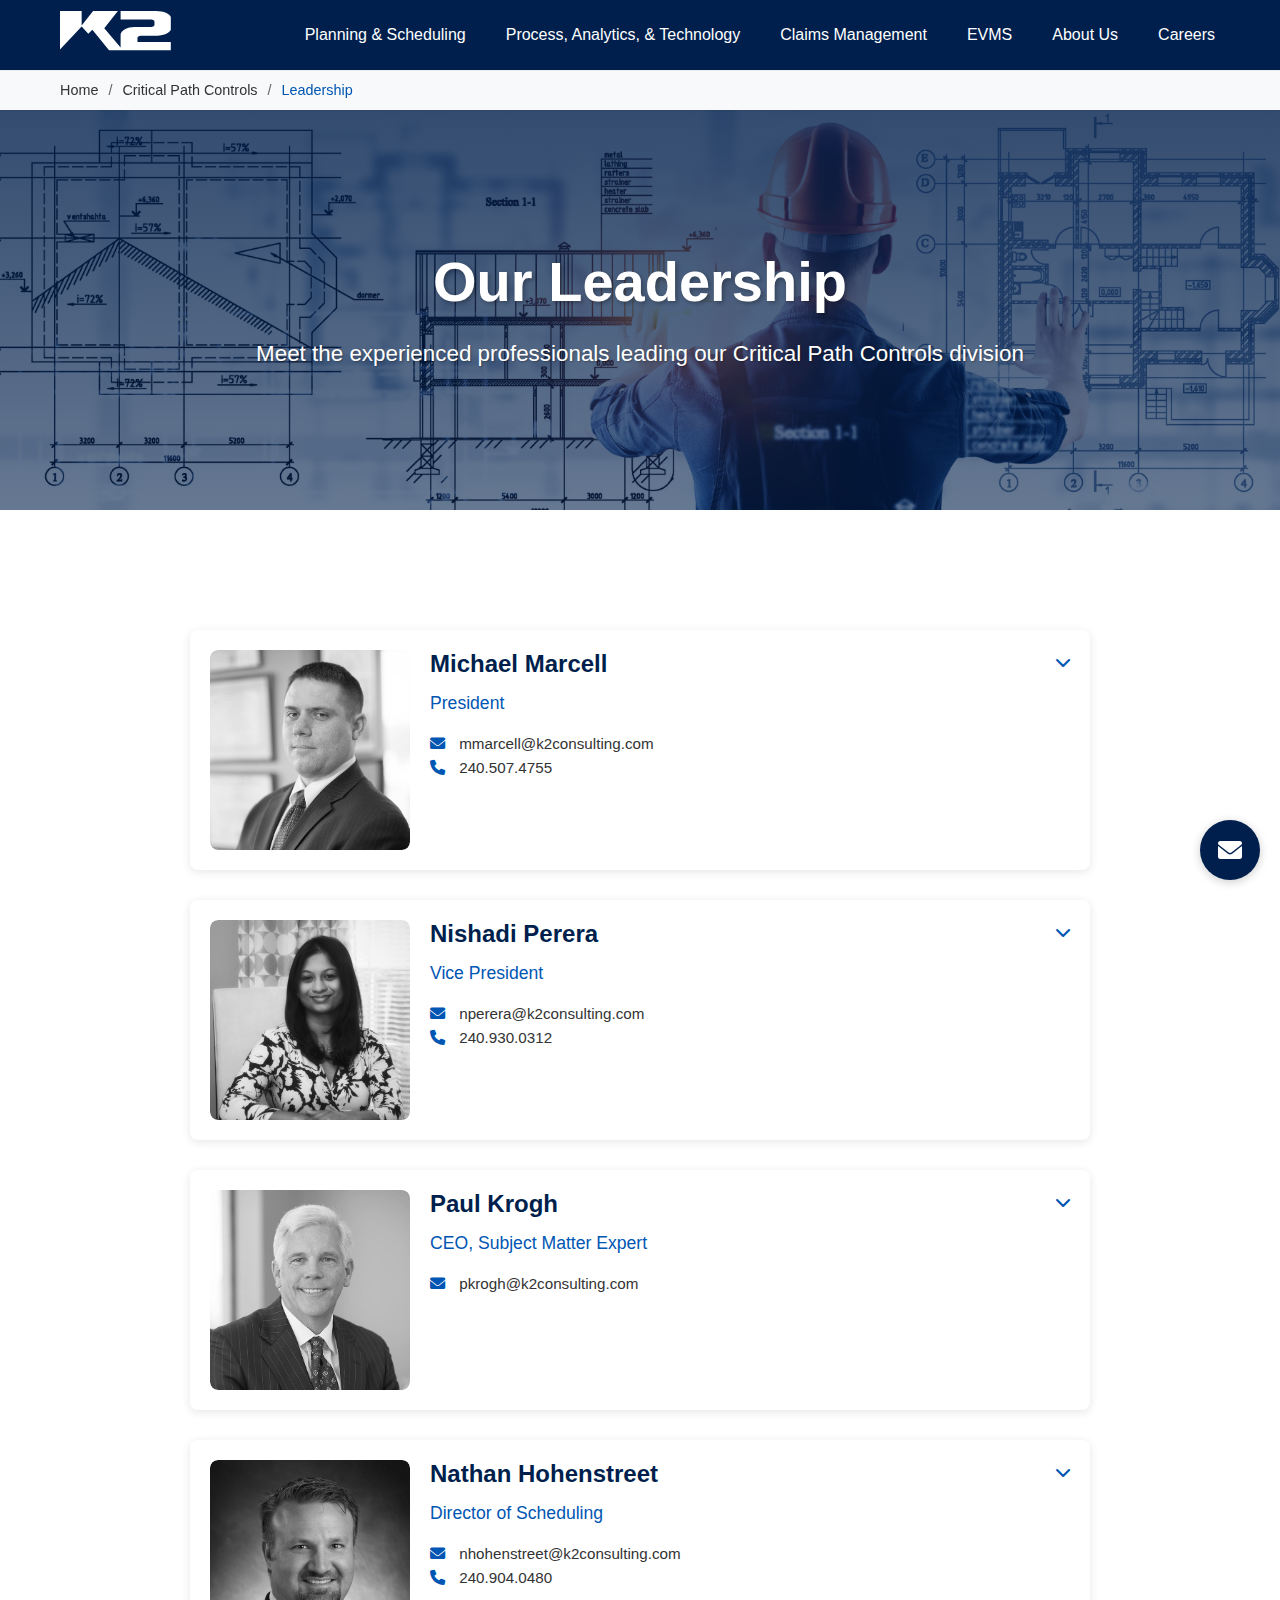
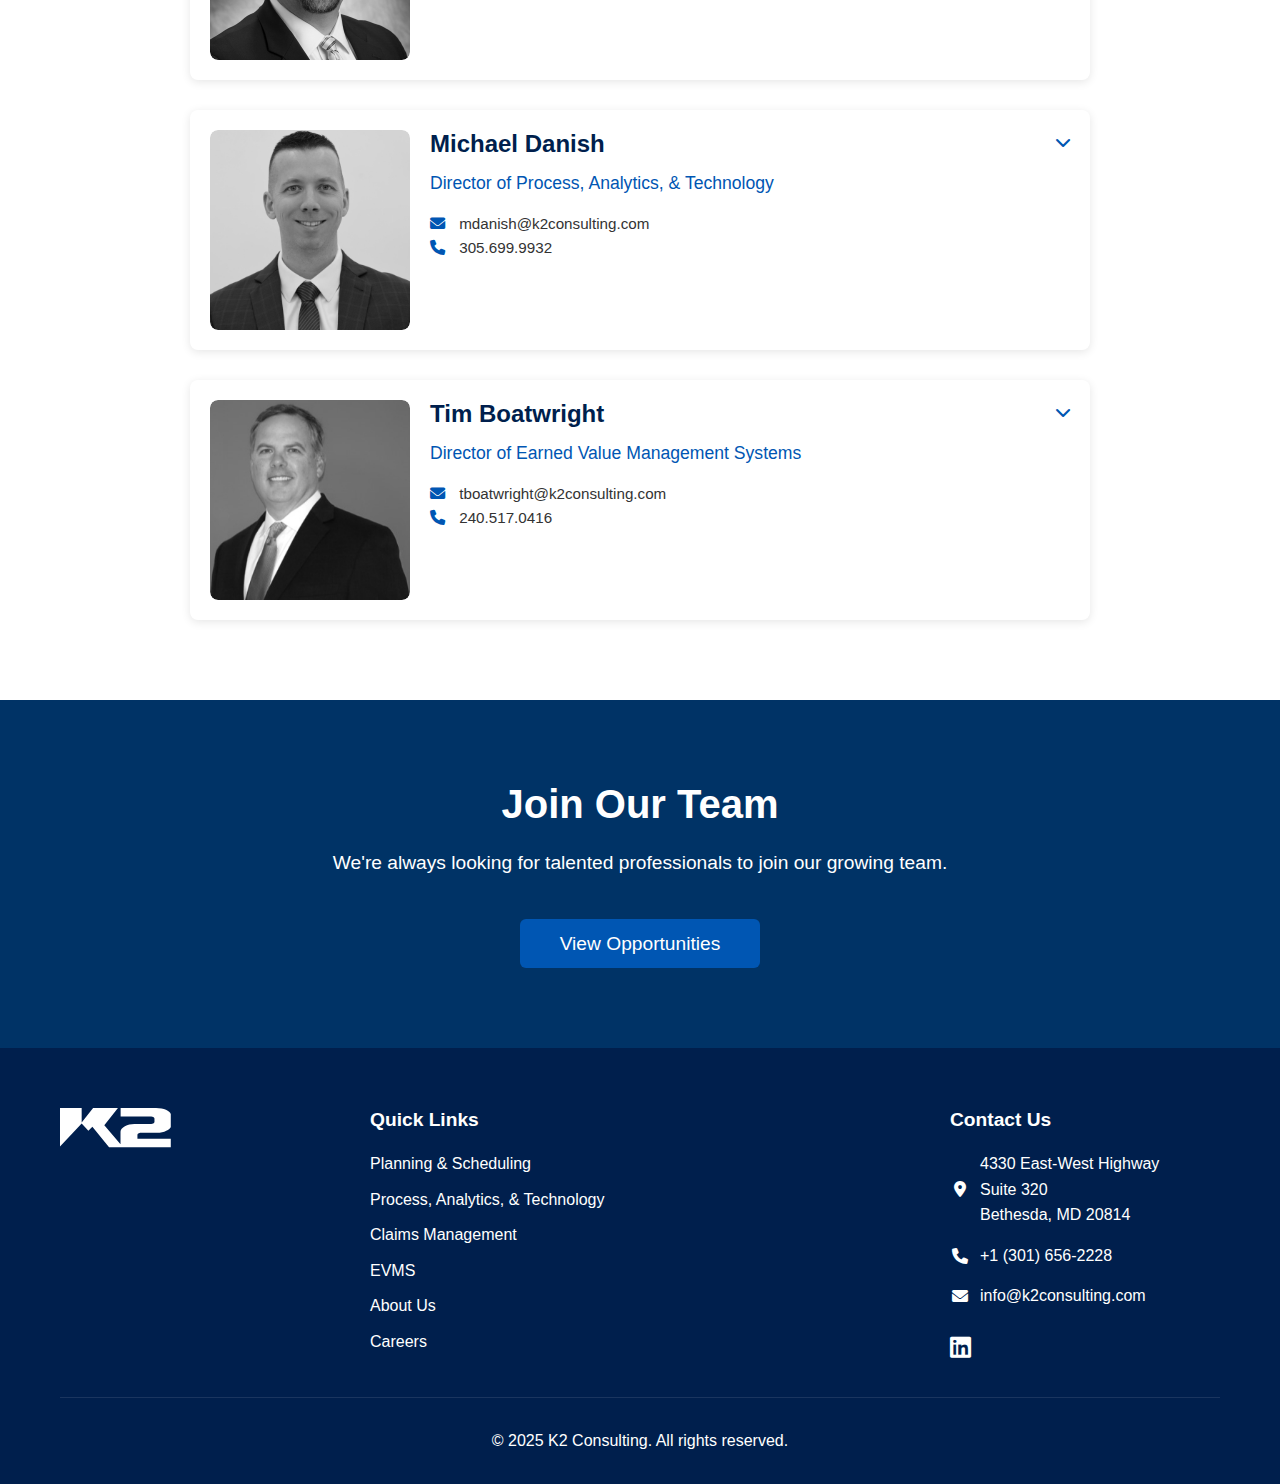
<file: leadership.html>
<!DOCTYPE html>
<html lang="en">
  <head>
    <title>Leadership | Critical Path Controls</title>
    <meta charset="UTF-8" />
    <meta name="viewport" content="width=device-width, initial-scale=1.0" />
    <link rel="stylesheet" href="styles/main.css" />
    <link rel="stylesheet" href="styles/navigation.css" />
    <link rel="stylesheet" href="styles/breadcrumb.css" />
    <link rel="stylesheet" href="styles/leadership.css" />
    <link rel="stylesheet" href="styles/modal.css" />
    <link
      rel="stylesheet"
      href="https://cdnjs.cloudflare.com/ajax/libs/font-awesome/6.0.0/css/all.min.css"
    />
  </head>
  <body data-page="leadership">
    <!-- Include centralized navigation -->
    <div id="navigation"></div>

    <!-- Include breadcrumb -->
    <div id="breadcrumb"></div>

    <main>
      <!-- Hero Section -->
      <section class="hero-section">
        <div class="hero-image">
          <img src="images/banner-leadership.jpg" alt="K2 Leadership Team" />
        </div>
        <div class="hero-content">
          <div class="container">
            <h1>Our Leadership</h1>
            <p>
              Meet the experienced professionals leading our Critical Path
              Controls division
            </p>
          </div>
        </div>
      </section>

      <!-- Team Section -->
      <section class="team-section">
        <div class="container">
          <div class="team-grid">
            <!-- Team members will be dynamically loaded -->
          </div>
        </div>
      </section>

      <!-- CTA Section -->
      <section class="cta-section">
        <div class="container">
          <h2>Join Our Team</h2>
          <p>
            We're always looking for talented professionals to join our growing
            team.
          </p>
          <a href="careers.html" class="btn btn-large">View Opportunities</a>
        </div>
      </section>
    </main>

    <!-- Include footer -->
    <div id="footer"></div>

    <!-- Include floating contact button -->
    <div id="floatingContact"></div>

    <!-- Include General Contact Form Modal -->
    <div id="generalContactModal"></div>

    <!-- Load scripts -->
    <script src="js/main.js"></script>
    <script src="js/loader.js"></script>
    <script>
      // Load and render team members
      fetch("content/team.json")
        .then((response) => response.json())
        .then((data) => {
          const teamGrid = document.querySelector(".team-grid");
          data.teamMembers.forEach((member) => {
            const card = document.createElement("div");
            card.className = "team-card";

            const bioHtml = member.details
              .map((detail) => `<p>${detail}</p>`)
              .join("");

            card.innerHTML = `
              <div class="team-image">
                <img src="${member.image}" alt="${member.name}" />
              </div>
              <div class="team-info">
                <h3>${member.name}</h3>
                <p class="team-title">${member.role}</p>
                <p class="team-contact">
                  <i class="fas fa-envelope"></i> ${member.email}
                  ${
                    member.phone
                      ? `<br><i class="fas fa-phone"></i> ${member.phone}`
                      : ""
                  }
                </p>
                <div class="team-bio">
                  ${bioHtml}
                </div>
              </div>
            `;

            // Add click handler for expanding/collapsing bio
            card.addEventListener("click", () => {
              // Close any other expanded cards
              document
                .querySelectorAll(".team-card.expanded")
                .forEach((expandedCard) => {
                  if (expandedCard !== card) {
                    expandedCard.classList.remove("expanded");
                  }
                });
              // Toggle this card
              card.classList.toggle("expanded");
            });

            teamGrid.appendChild(card);
          });
        })
        .catch((error) => console.error("Error loading team data:", error));
    </script>
  </body>
</html>
</file>
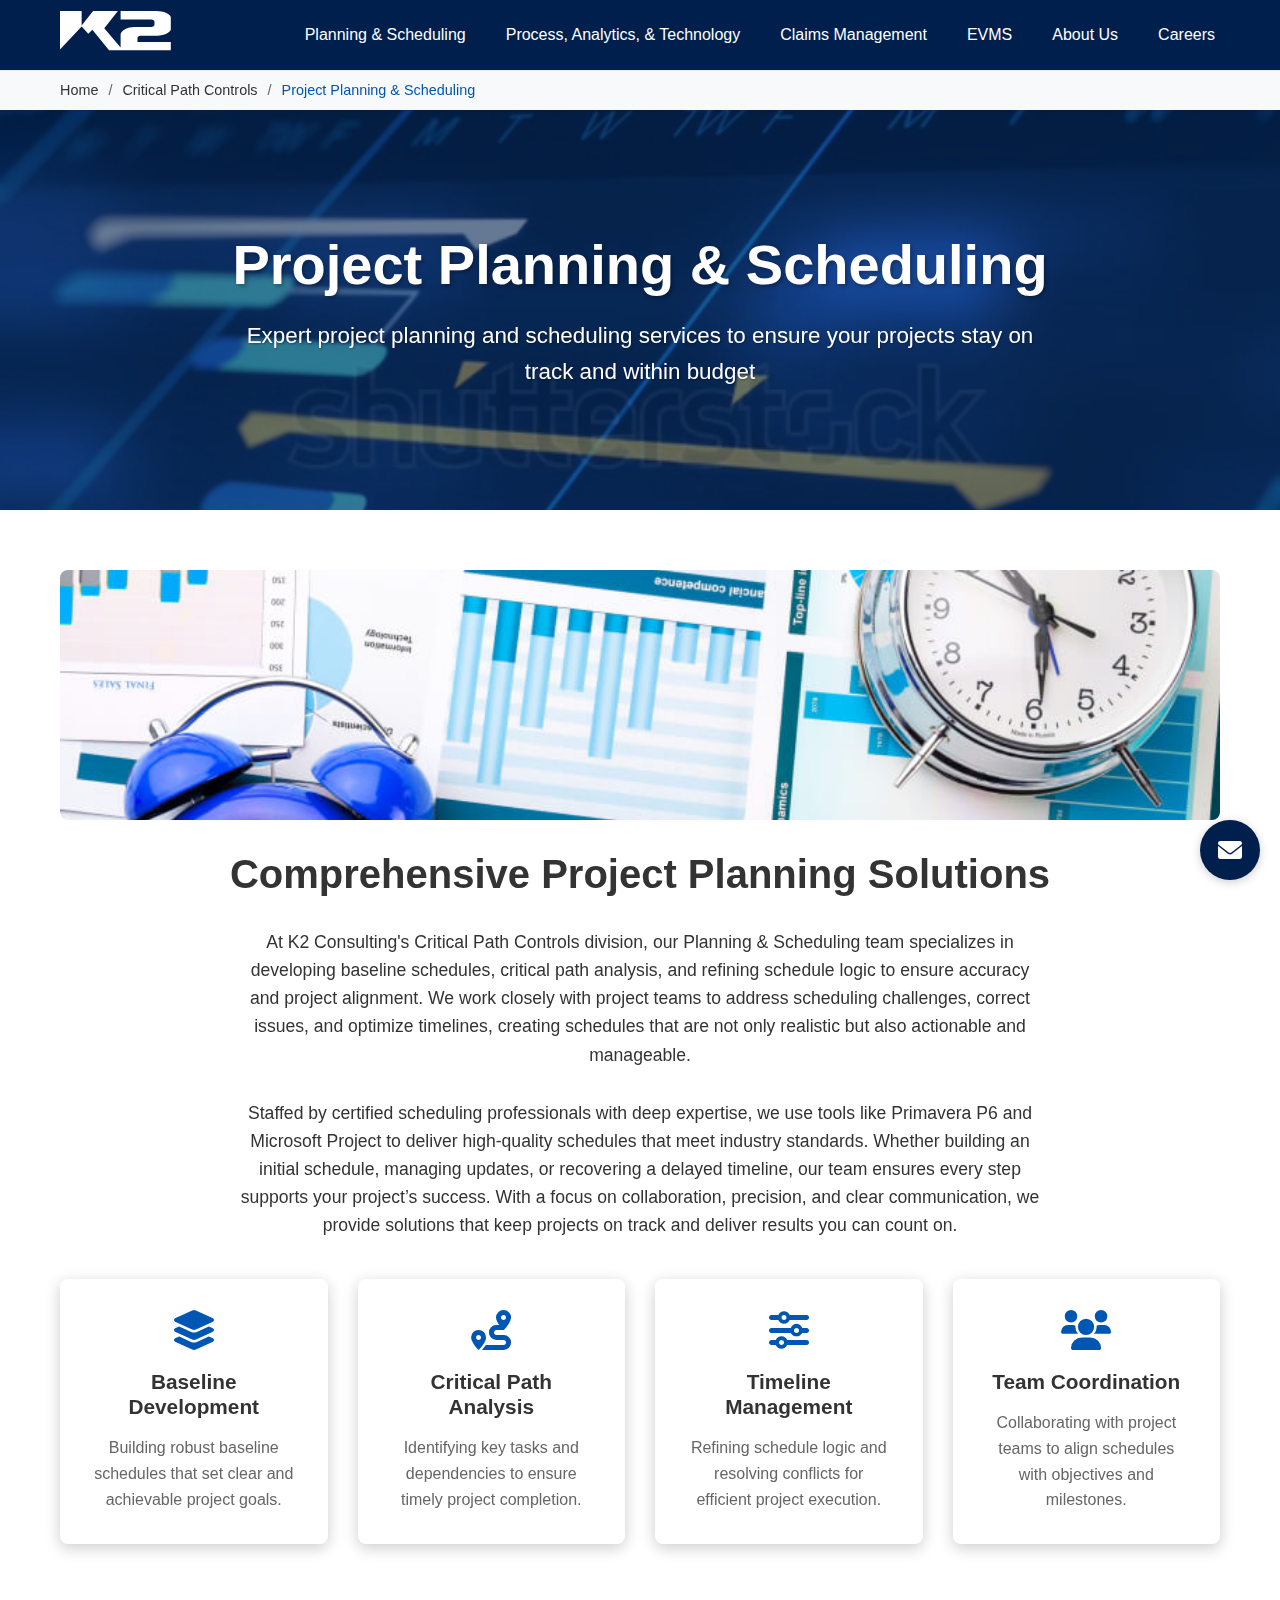
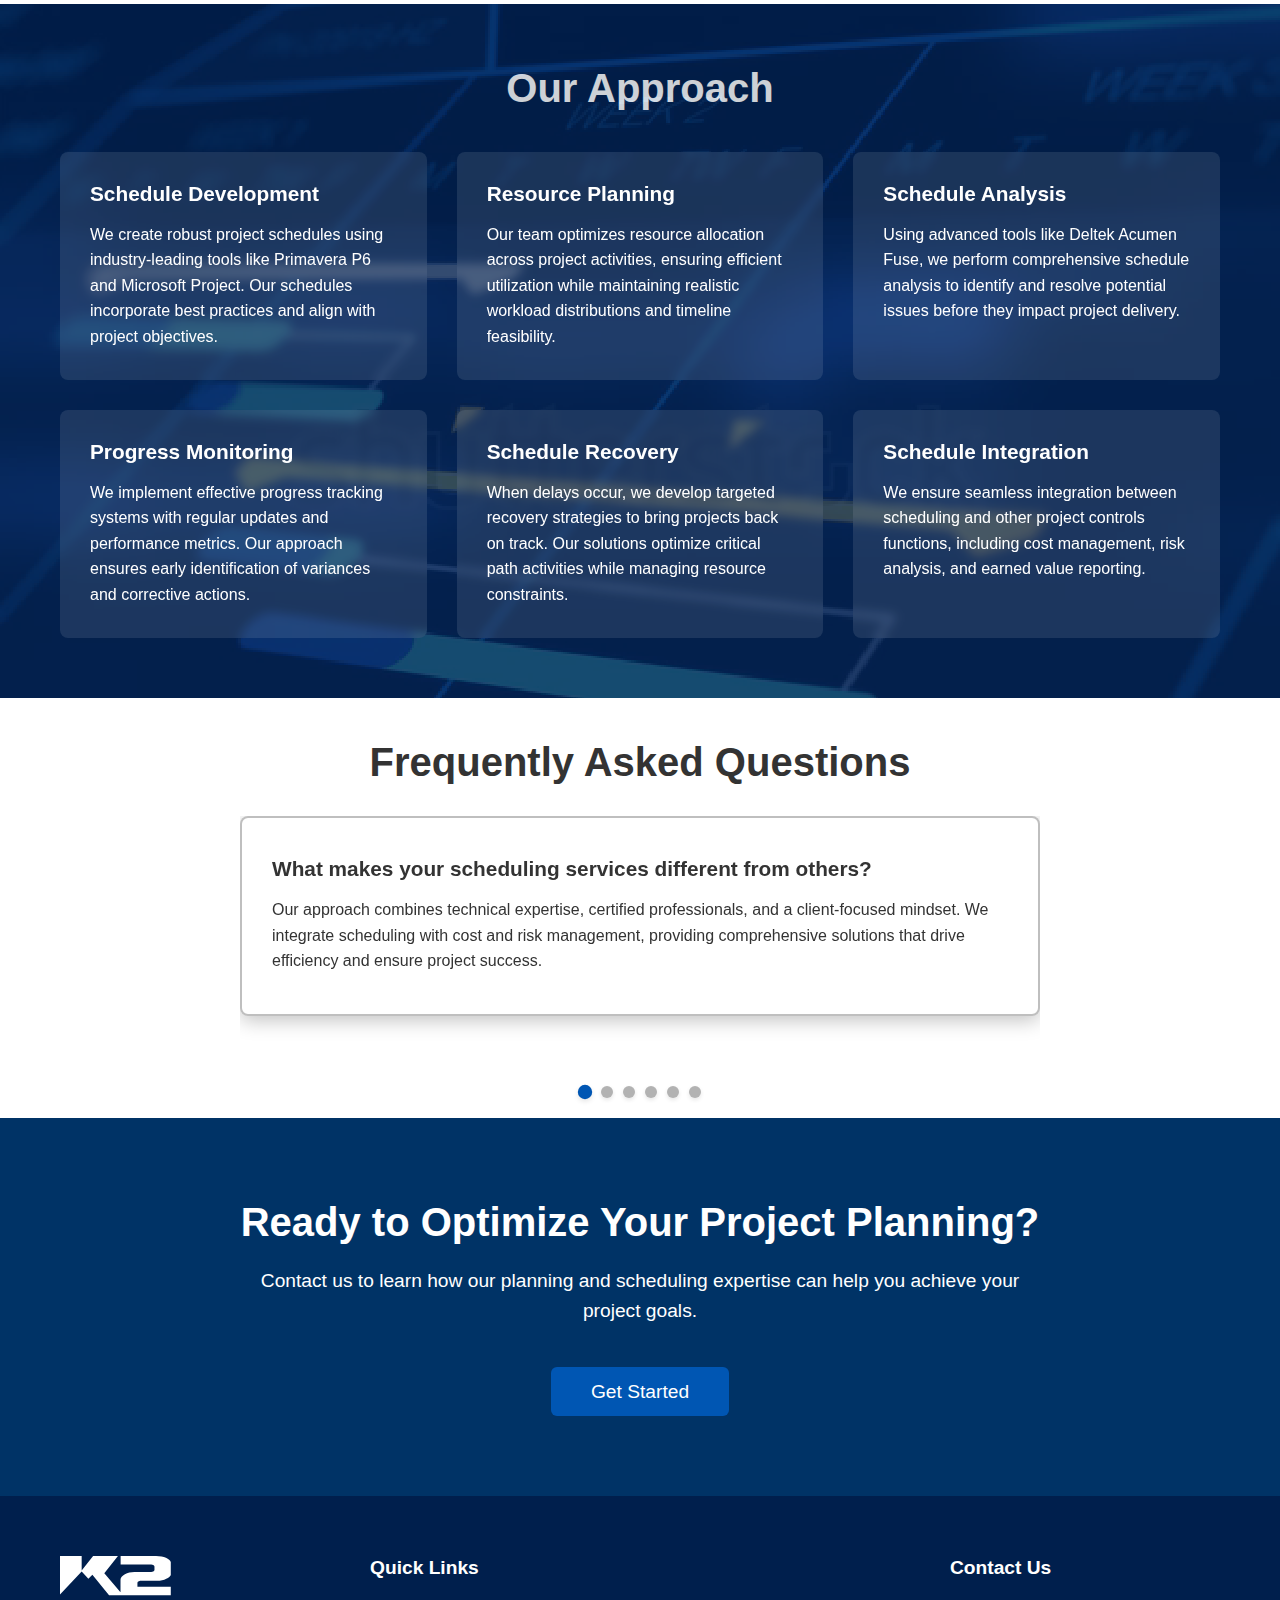
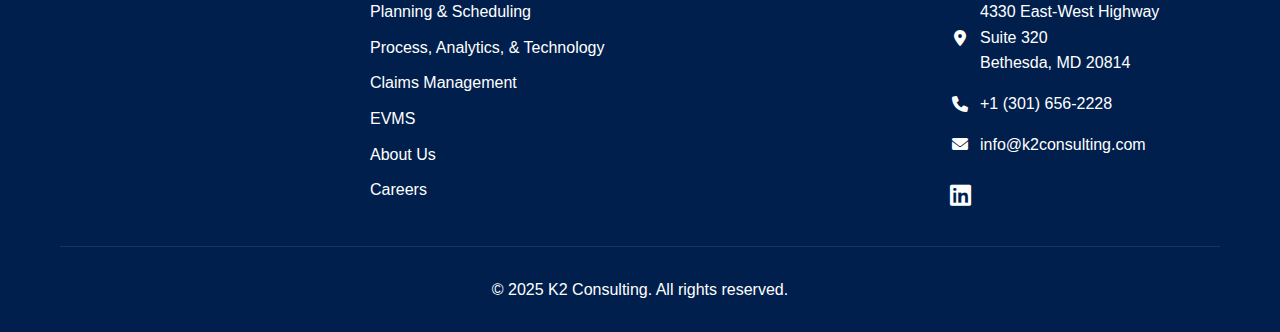
<file: planning-scheduling.html>
<!DOCTYPE html>
<html lang="en">
  <head>
    <title>Project Planning & Scheduling | Critical Path Controls</title>
    <meta charset="UTF-8" />
    <meta name="viewport" content="width=device-width, initial-scale=1.0" />
    <link rel="stylesheet" href="styles/main.css" />
    <link rel="stylesheet" href="styles/navigation.css" />
    <link rel="stylesheet" href="styles/breadcrumb.css" />
    <link rel="stylesheet" href="styles/services.css" />
    <link rel="stylesheet" href="styles/modal.css" />
    <link rel="stylesheet" href="styles/forms.css" />
    <link
      rel="stylesheet"
      href="https://cdnjs.cloudflare.com/ajax/libs/font-awesome/6.0.0/css/all.min.css"
    />
    <link
      rel="icon"
      type="image/png"
      sizes="32x32"
      href="images/site-icons/32_32.png"
    />
    <link
      rel="icon"
      type="image/png"
      sizes="192x192"
      href="images/site-icons/192_192.png"
    />
    <link
      rel="apple-touch-icon"
      sizes="180x180"
      href="images/site-icons/180_180.png"
    />
  </head>
  <body data-page="planning">
    <!-- Include centralized navigation -->
    <div id="navigation"></div>

    <!-- Include breadcrumb -->
    <div id="breadcrumb"></div>

    <main>
      <section class="service-hero">
        <video autoplay loop muted playsinline>
          <source src="images/video-scheduling.webm" type="video/webm" />
        </video>
        <div class="hero-content">
          <h1>Project Planning & Scheduling</h1>
          <p>
            Expert project planning and scheduling services to ensure your
            projects stay on track and within budget
          </p>
        </div>
      </section>

      <section class="service-section animate-on-scroll">
        <div class="container">
          <div class="service-banner">
            <img
              src="images/service-planning-scheduling.jpg"
              alt="Project Planning & Scheduling"
            />
          </div>
          <div class="service-content">
            <h2>Comprehensive Project Planning Solutions</h2>
            <p>
              At K2 Consulting's Critical Path Controls division, our Planning &
              Scheduling team specializes in developing baseline schedules,
              critical path analysis, and refining schedule logic to ensure
              accuracy and project alignment. We work closely with project teams
              to address scheduling challenges, correct issues, and optimize
              timelines, creating schedules that are not only realistic but also
              actionable and manageable.
            </p>

            <p>
              Staffed by certified scheduling professionals with deep expertise,
              we use tools like Primavera P6 and Microsoft Project to deliver
              high-quality schedules that meet industry standards. Whether
              building an initial schedule, managing updates, or recovering a
              delayed timeline, our team ensures every step supports your
              project’s success. With a focus on collaboration, precision, and
              clear communication, we provide solutions that keep projects on
              track and deliver results you can count on.
            </p>

            <div class="feature-grid">
              <div class="feature">
                <i class="fas fa-layer-group"></i>
                <h3>Baseline Development</h3>
                <p>
                  Building robust baseline schedules that set clear and
                  achievable project goals.
                </p>
              </div>
              <div class="feature">
                <i class="fas fa-route"></i>
                <h3>Critical Path Analysis</h3>
                <p>
                  Identifying key tasks and dependencies to ensure timely
                  project completion.
                </p>
              </div>
              <div class="feature">
                <i class="fas fa-sliders-h"></i>
                <h3>Timeline Management</h3>
                <p>
                  Refining schedule logic and resolving conflicts for efficient
                  project execution.
                </p>
              </div>
              <div class="feature">
                <i class="fas fa-users"></i>
                <h3>Team Coordination</h3>
                <p>
                  Collaborating with project teams to align schedules with
                  objectives and milestones.
                </p>
              </div>
            </div>
          </div>
        </div>
      </section>

      <section class="service-section with-video animate-on-scroll">
        <video class="background-video" autoplay loop muted playsinline>
          <source src="images/video-scheduling.webm" type="video/webm" />
        </video>
        <div class="container">
          <h2>Our Approach</h2>
          <div class="details-grid">
            <div class="detail-card">
              <h3>Schedule Development</h3>
              <p>
                We create robust project schedules using industry-leading tools
                like Primavera P6 and Microsoft Project. Our schedules
                incorporate best practices and align with project objectives.
              </p>
            </div>
            <div class="detail-card">
              <h3>Resource Planning</h3>
              <p>
                Our team optimizes resource allocation across project
                activities, ensuring efficient utilization while maintaining
                realistic workload distributions and timeline feasibility.
              </p>
            </div>
            <div class="detail-card">
              <h3>Schedule Analysis</h3>
              <p>
                Using advanced tools like Deltek Acumen Fuse, we perform
                comprehensive schedule analysis to identify and resolve
                potential issues before they impact project delivery.
              </p>
            </div>
            <div class="detail-card">
              <h3>Progress Monitoring</h3>
              <p>
                We implement effective progress tracking systems with regular
                updates and performance metrics. Our approach ensures early
                identification of variances and corrective actions.
              </p>
            </div>
            <div class="detail-card">
              <h3>Schedule Recovery</h3>
              <p>
                When delays occur, we develop targeted recovery strategies to
                bring projects back on track. Our solutions optimize critical
                path activities while managing resource constraints.
              </p>
            </div>
            <div class="detail-card">
              <h3>Schedule Integration</h3>
              <p>
                We ensure seamless integration between scheduling and other
                project controls functions, including cost management, risk
                analysis, and earned value reporting.
              </p>
            </div>
          </div>
        </div>
      </section>

      <section class="faq-section animate-on-scroll">
        <div class="container">
          <h2>Frequently Asked Questions</h2>
          <div class="carousel">
            <div class="carousel-items">
              <div class="carousel-item">
                <h3>
                  What makes your scheduling services different from others?
                </h3>
                <p>
                  Our approach combines technical expertise, certified
                  professionals, and a client-focused mindset. We integrate
                  scheduling with cost and risk management, providing
                  comprehensive solutions that drive efficiency and ensure
                  project success.
                </p>
              </div>
              <div class="carousel-item">
                <h3>Do you support both large and small projects?</h3>
                <p>
                  Absolutely. Our team is equipped to handle projects of all
                  sizes, from small-scale initiatives to large, complex,
                  multi-phase undertakings. We tailor our scheduling solutions
                  to fit the unique scope and requirements of each project.
                </p>
              </div>
              <div class="carousel-item">
                <h3>What tools do you use for scheduling?</h3>
                <p>
                  We primarily use industry-standard software such as Primavera
                  P6 and Microsoft Project, ensuring precise and compliant
                  schedules tailored to project needs.
                </p>
              </div>
              <div class="carousel-item">
                <h3>
                  What value does your scheduling team bring to a project?
                </h3>
                <p>
                  Our certified professionals deliver schedules that are
                  accurate, actionable, and aligned with project goals. We offer
                  expertise in critical path analysis, risk-adjusted planning,
                  and schedule optimization, helping clients save time and
                  reduce costs.
                </p>
              </div>
              <div class="carousel-item">
                <h3>What industries do you support?</h3>
                <p>
                  Our planning and scheduling expertise spans diverse
                  industries, including construction, transportation, government
                  projects, and large-scale infrastructure.
                </p>
              </div>
              <div class="carousel-item">
                <h3>Can you tailor your services to unique project needs?</h3>
                <p>
                  Certainly. We work closely with clients to understand their
                  specific challenges and goals, offering customized scheduling
                  solutions that address unique project complexities and
                  objectives.
                </p>
              </div>
            </div>
            <div class="carousel-dots"></div>
          </div>
        </div>
      </section>

      <section class="cta-section">
        <div class="container">
          <h2>Ready to Optimize Your Project Planning?</h2>
          <p>
            Contact us to learn how our planning and scheduling expertise can
            help you achieve your project goals.
          </p>
          <a href="#" class="btn btn-large" onclick="showPlanningModal()"
            >Get Started</a
          >
        </div>
      </section>
    </main>

    <!-- Include footer -->
    <div id="footer"></div>

    <!-- Include floating contact button -->
    <div id="floatingContact"></div>

    <!-- Contact Form Modals -->
    <div id="planningContactForm"></div>
    <div id="generalContactModal"></div>

    <!-- Load scripts -->
    <script src="js/main.js"></script>
    <script src="js/loader.js"></script>
  </body>
</html>
</file>
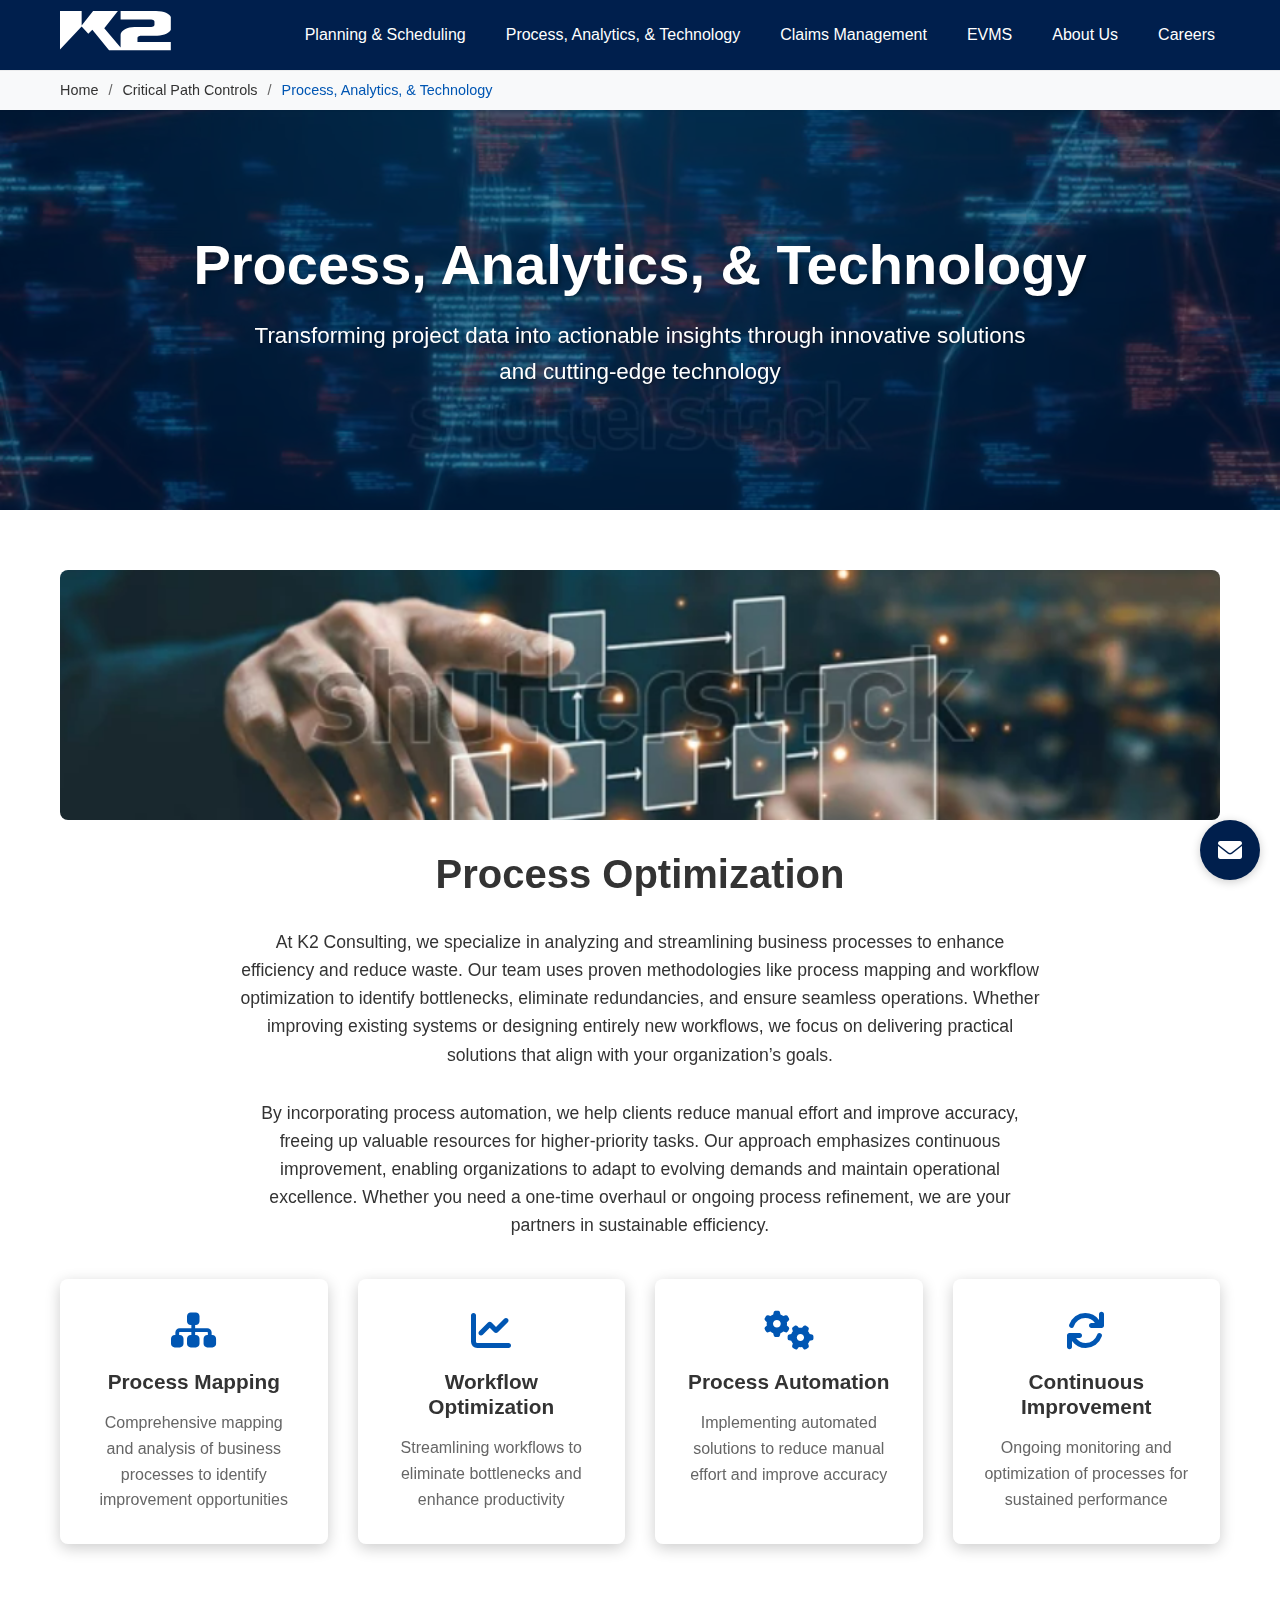
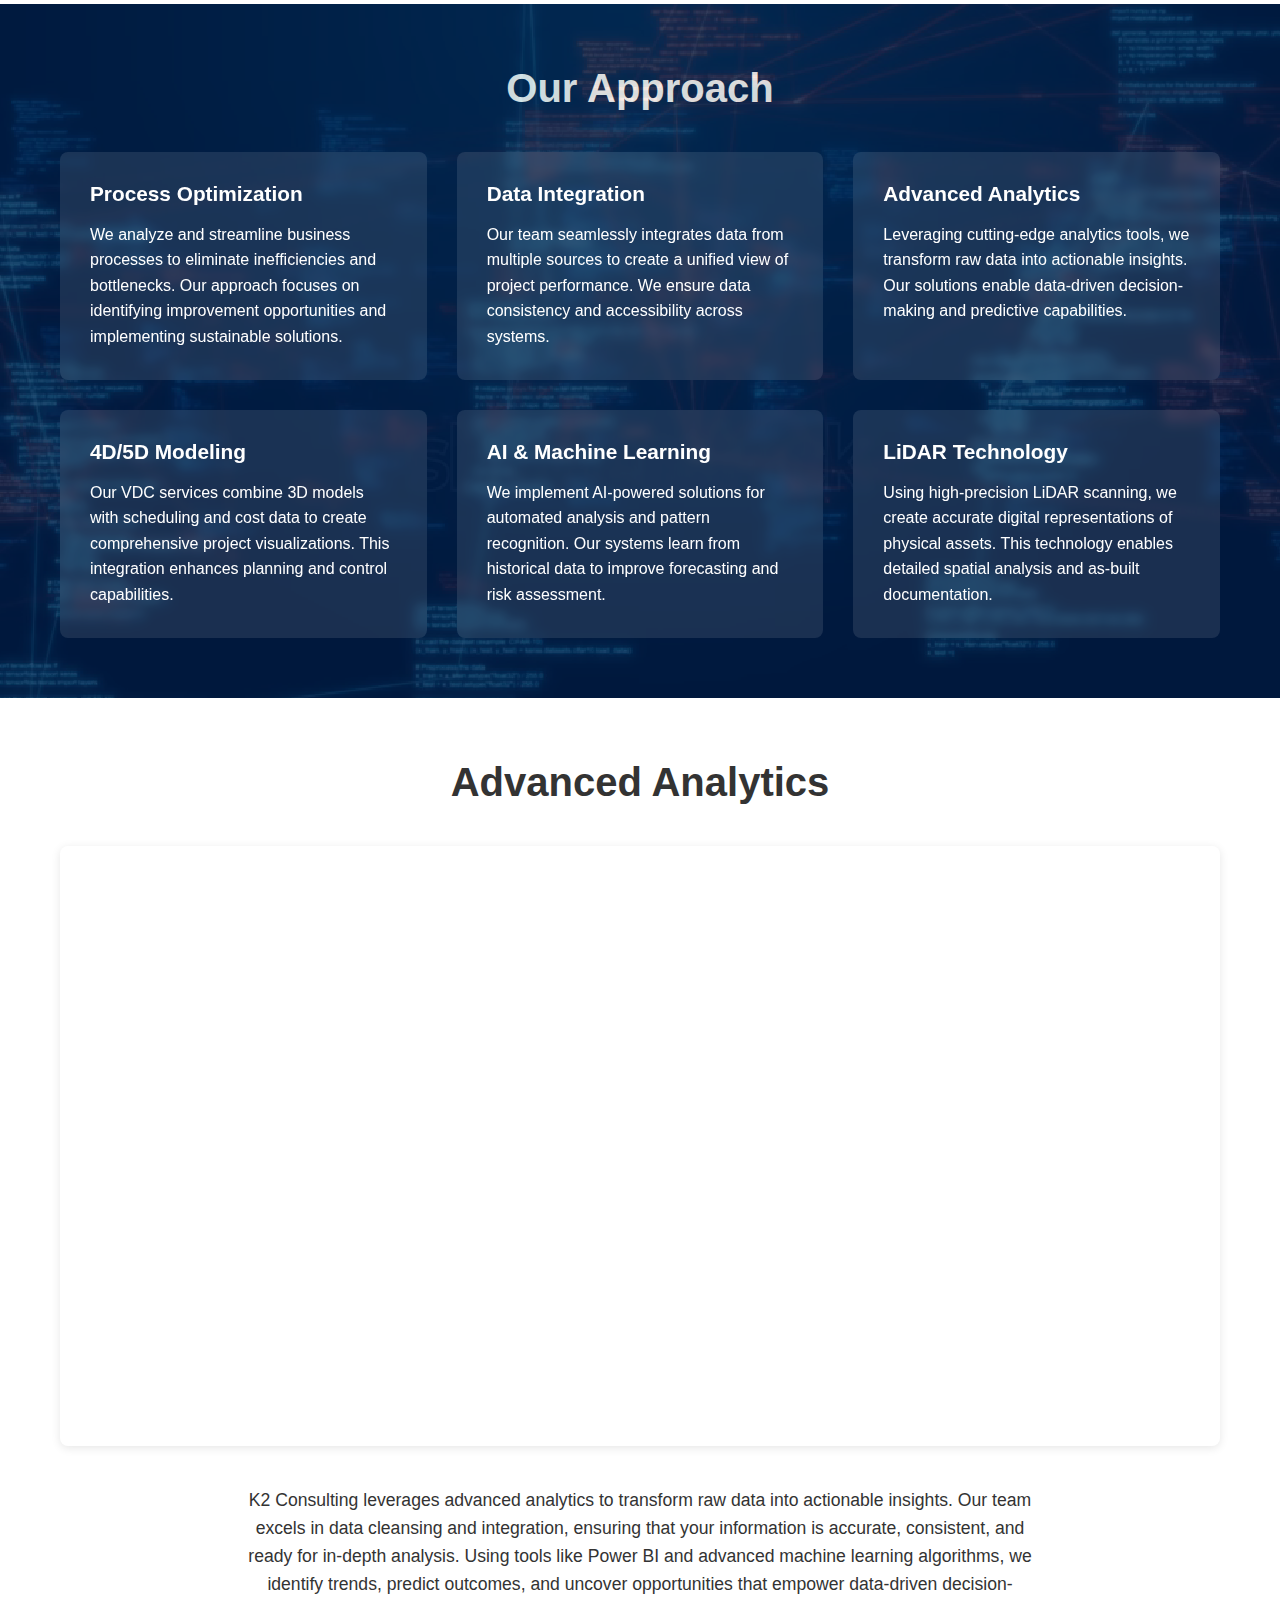
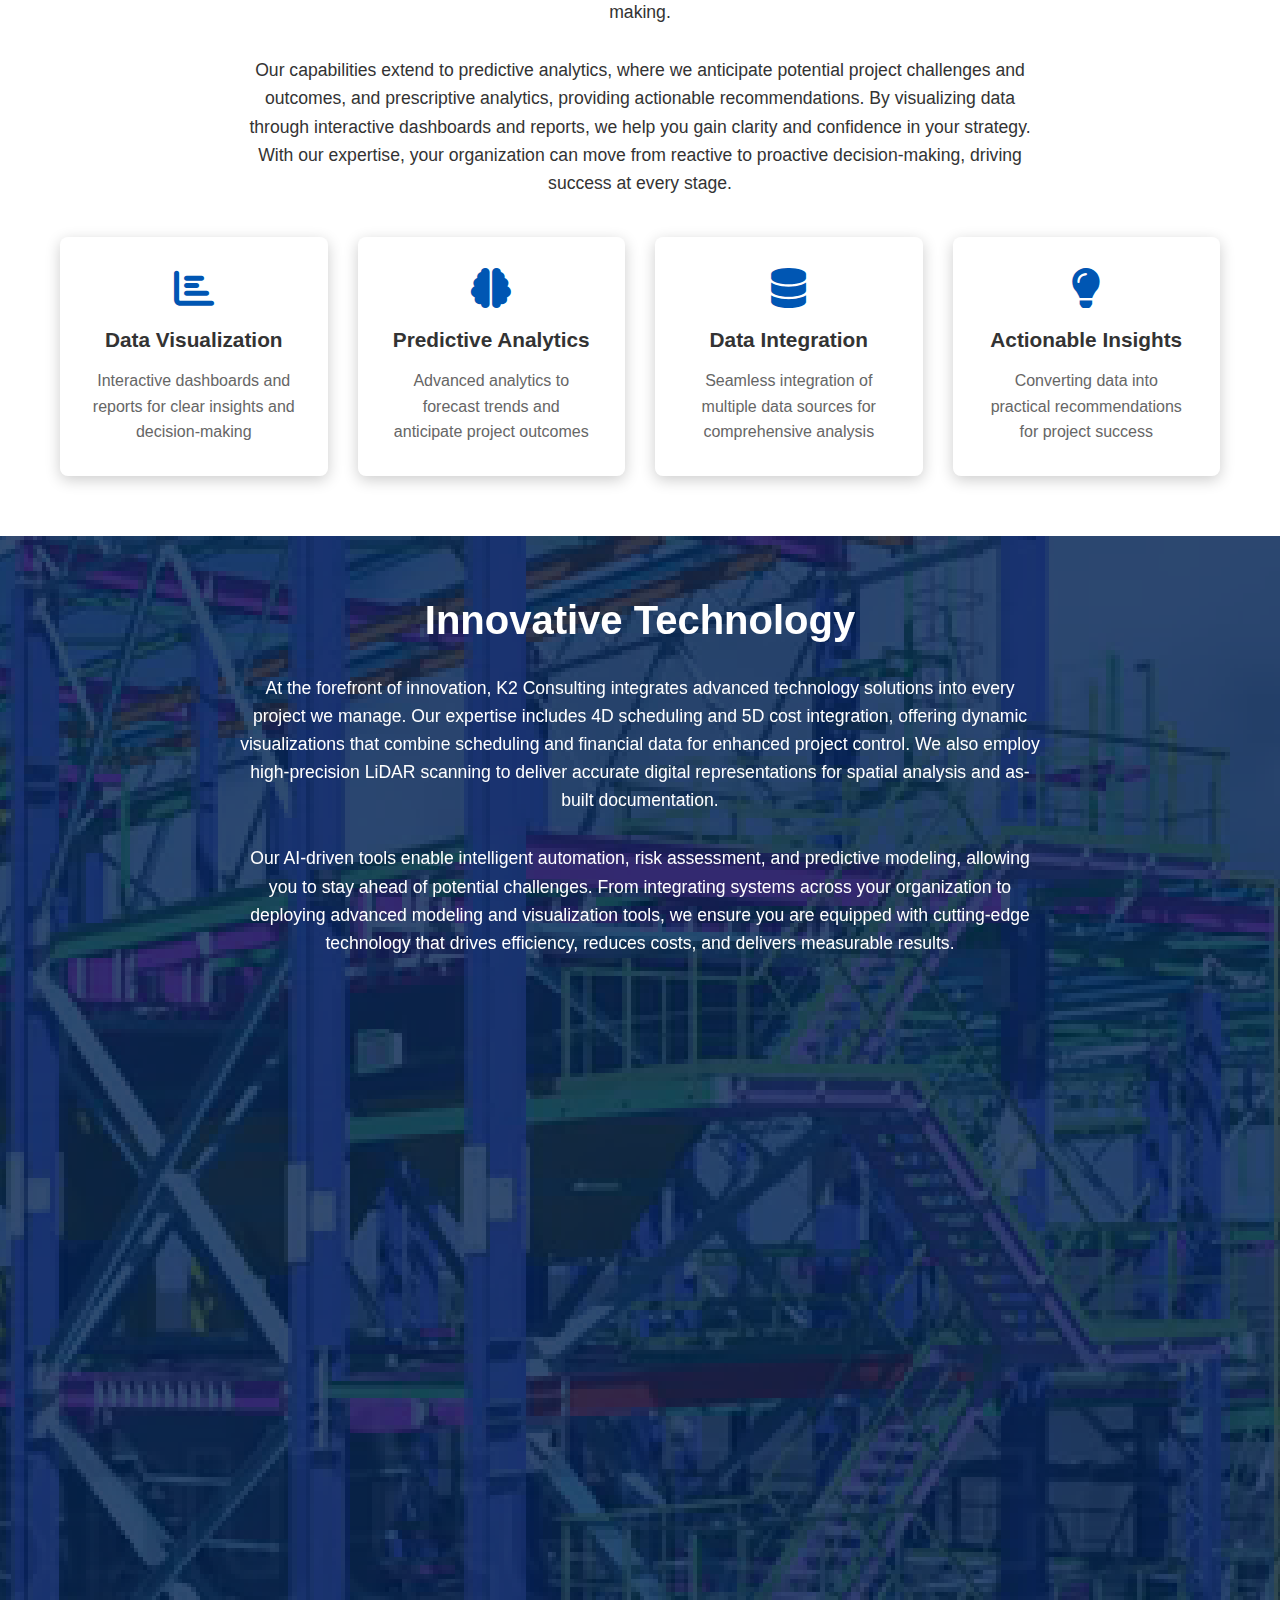
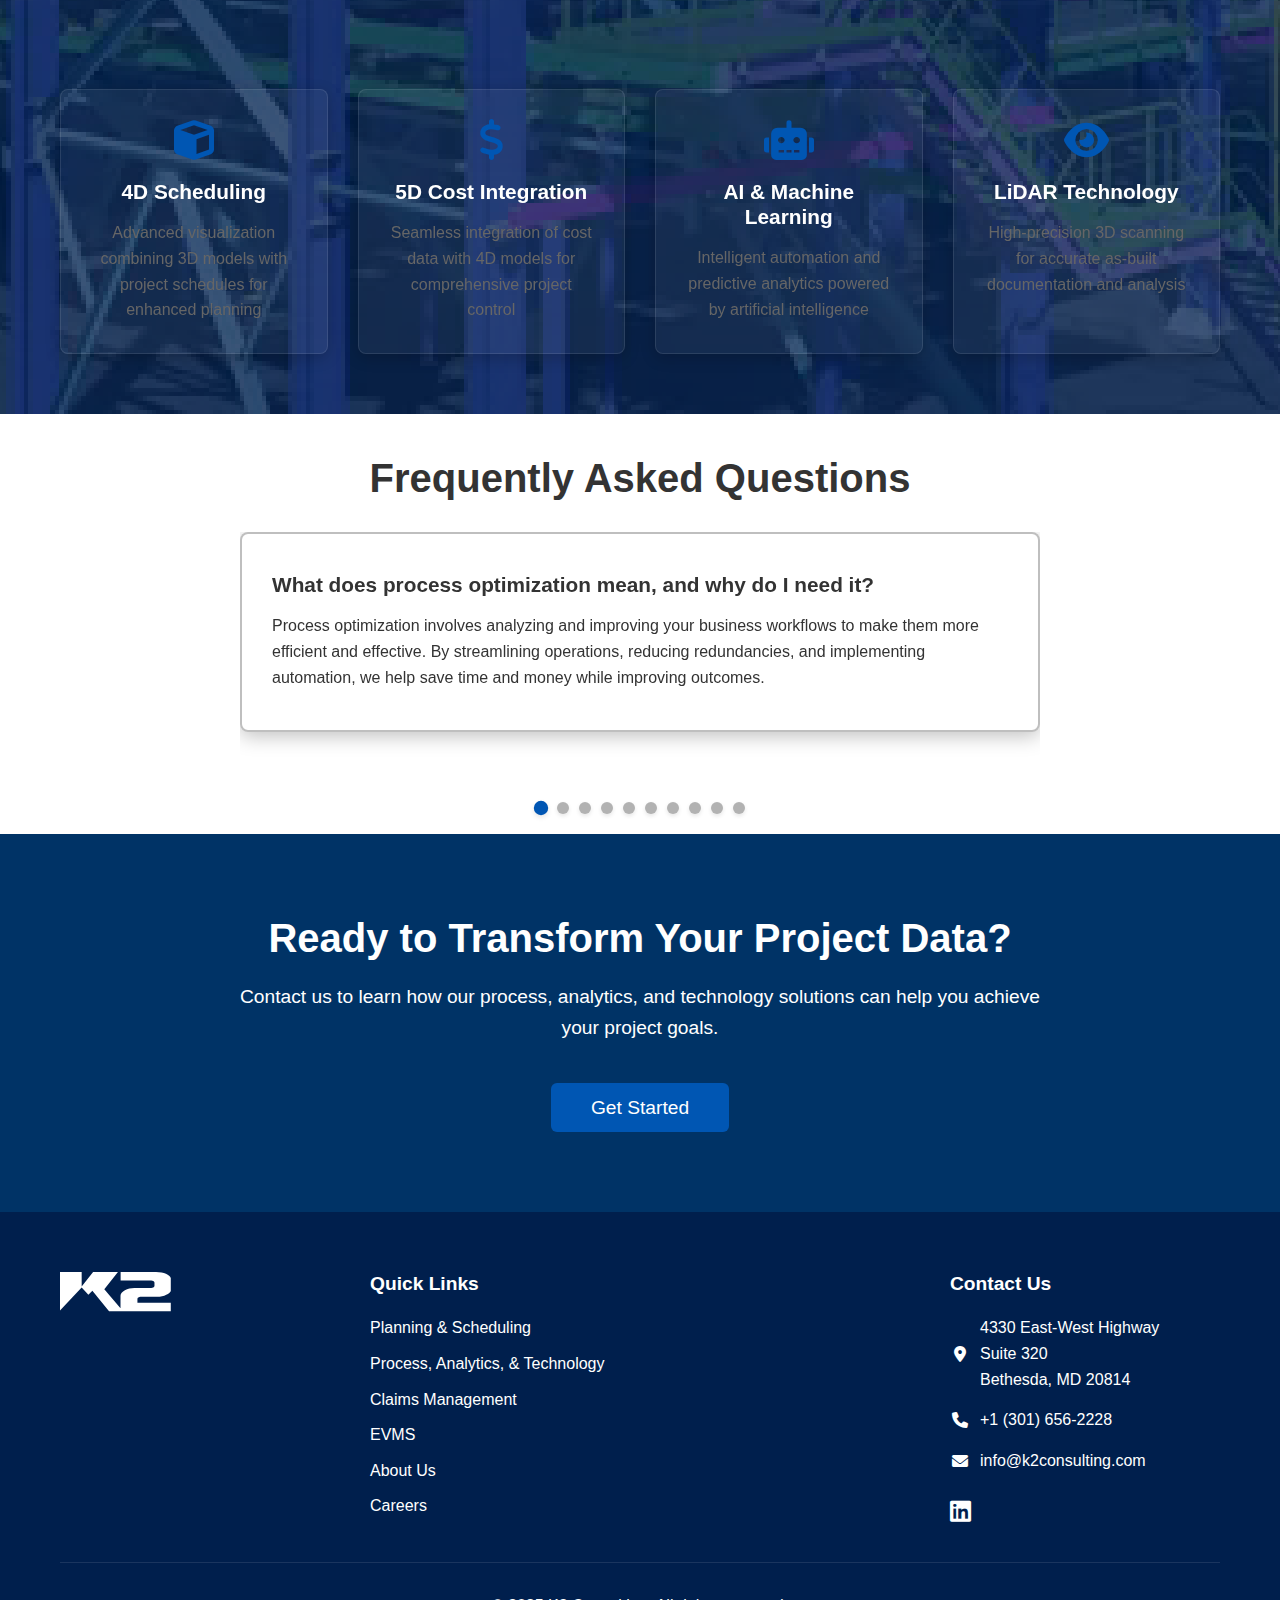
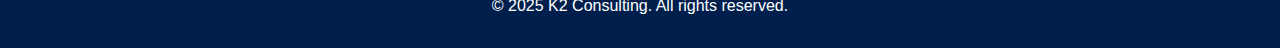
<file: process-analytics.html>
<!DOCTYPE html>
<html lang="en">
  <head>
    <title>Process, Analytics, & Technology | Critical Path Controls</title>
    <meta charset="UTF-8" />
    <meta name="viewport" content="width=device-width, initial-scale=1.0" />
    <link rel="stylesheet" href="styles/main.css" />
    <link rel="stylesheet" href="styles/navigation.css" />
    <link rel="stylesheet" href="styles/breadcrumb.css" />
    <link rel="stylesheet" href="styles/services.css" />
    <link rel="stylesheet" href="styles/modal.css" />
    <link
      rel="stylesheet"
      href="https://cdnjs.cloudflare.com/ajax/libs/font-awesome/6.0.0/css/all.min.css"
    />
    <link
      rel="icon"
      type="image/png"
      sizes="32x32"
      href="images/site-icons/32_32.png"
    />
    <link
      rel="icon"
      type="image/png"
      sizes="192x192"
      href="images/site-icons/192_192.png"
    />
    <link
      rel="apple-touch-icon"
      sizes="180x180"
      href="images/site-icons/180_180.png"
    />
  </head>
  <body data-page="processAnalytics">
    <!-- Include centralized navigation -->
    <div id="navigation"></div>

    <!-- Include breadcrumb -->
    <div id="breadcrumb"></div>

    <main>
      <section class="service-hero">
        <video autoplay loop muted playsinline>
          <source src="images/video-process.webm" type="video/webm" />
        </video>
        <div class="hero-content">
          <h1>Process, Analytics, & Technology</h1>
          <p>
            Transforming project data into actionable insights through
            innovative solutions and cutting-edge technology
          </p>
        </div>
      </section>

      <section class="service-section animate-on-scroll">
        <div class="container">
          <div class="service-banner">
            <img
              src="images/service-process-analytics.png"
              alt="Process Management"
            />
          </div>
          <div class="service-content">
            <h2>Process Optimization</h2>
            <p>
              At K2 Consulting, we specialize in analyzing and streamlining
              business processes to enhance efficiency and reduce waste. Our
              team uses proven methodologies like process mapping and workflow
              optimization to identify bottlenecks, eliminate redundancies, and
              ensure seamless operations. Whether improving existing systems or
              designing entirely new workflows, we focus on delivering practical
              solutions that align with your organization’s goals.
            </p>

            <p>
              By incorporating process automation, we help clients reduce manual
              effort and improve accuracy, freeing up valuable resources for
              higher-priority tasks. Our approach emphasizes continuous
              improvement, enabling organizations to adapt to evolving demands
              and maintain operational excellence. Whether you need a one-time
              overhaul or ongoing process refinement, we are your partners in
              sustainable efficiency.
            </p>
            <div class="feature-grid">
              <div class="feature">
                <i class="fas fa-sitemap"></i>
                <h3>Process Mapping</h3>
                <p>
                  Comprehensive mapping and analysis of business processes to
                  identify improvement opportunities
                </p>
              </div>
              <div class="feature">
                <i class="fas fa-chart-line"></i>
                <h3>Workflow Optimization</h3>
                <p>
                  Streamlining workflows to eliminate bottlenecks and enhance
                  productivity
                </p>
              </div>
              <div class="feature">
                <i class="fas fa-cogs"></i>
                <h3>Process Automation</h3>
                <p>
                  Implementing automated solutions to reduce manual effort and
                  improve accuracy
                </p>
              </div>
              <div class="feature">
                <i class="fas fa-sync"></i>
                <h3>Continuous Improvement</h3>
                <p>
                  Ongoing monitoring and optimization of processes for sustained
                  performance
                </p>
              </div>
            </div>
          </div>
        </div>
      </section>

      <section class="service-section with-video animate-on-scroll">
        <video class="background-video" autoplay loop muted playsinline>
          <source src="images/video-process.webm" type="video/webm" />
        </video>
        <div class="container">
          <h2>Our Approach</h2>
          <div class="details-grid">
            <div class="detail-card">
              <h3>Process Optimization</h3>
              <p>
                We analyze and streamline business processes to eliminate
                inefficiencies and bottlenecks. Our approach focuses on
                identifying improvement opportunities and implementing
                sustainable solutions.
              </p>
            </div>
            <div class="detail-card">
              <h3>Data Integration</h3>
              <p>
                Our team seamlessly integrates data from multiple sources to
                create a unified view of project performance. We ensure data
                consistency and accessibility across systems.
              </p>
            </div>
            <div class="detail-card">
              <h3>Advanced Analytics</h3>
              <p>
                Leveraging cutting-edge analytics tools, we transform raw data
                into actionable insights. Our solutions enable data-driven
                decision-making and predictive capabilities.
              </p>
            </div>
            <div class="detail-card">
              <h3>4D/5D Modeling</h3>
              <p>
                Our VDC services combine 3D models with scheduling and cost data
                to create comprehensive project visualizations. This integration
                enhances planning and control capabilities.
              </p>
            </div>
            <div class="detail-card">
              <h3>AI & Machine Learning</h3>
              <p>
                We implement AI-powered solutions for automated analysis and
                pattern recognition. Our systems learn from historical data to
                improve forecasting and risk assessment.
              </p>
            </div>
            <div class="detail-card">
              <h3>LiDAR Technology</h3>
              <p>
                Using high-precision LiDAR scanning, we create accurate digital
                representations of physical assets. This technology enables
                detailed spatial analysis and as-built documentation.
              </p>
            </div>
          </div>
        </div>
      </section>

      <section class="service-section animate-on-scroll">
        <div class="container">
          <div class="service-content">
            <h2>Advanced Analytics</h2>
            <div class="analytics-dashboard">
              <iframe
                title="K2 Analytics Dashboard"
                width="100%"
                height="600"
                src="https://app.powerbi.com/view?r=eyJrIjoiMzE1NDhhYTUtMzJhNy00ZjBiLWE5YmYtNmRhYjkzZjY3NzRkIiwidCI6IjdhMDIxYTJkLWE3MjktNDI5Yi05MzUyLTU2N2RkNjhjMDY4NiIsImMiOjF9"
                frameborder="0"
                allowfullscreen="true"
              ></iframe>
            </div>
            <p>
              K2 Consulting leverages advanced analytics to transform raw data
              into actionable insights. Our team excels in data cleansing and
              integration, ensuring that your information is accurate,
              consistent, and ready for in-depth analysis. Using tools like
              Power BI and advanced machine learning algorithms, we identify
              trends, predict outcomes, and uncover opportunities that empower
              data-driven decision-making.
            </p>

            <p>
              Our capabilities extend to predictive analytics, where we
              anticipate potential project challenges and outcomes, and
              prescriptive analytics, providing actionable recommendations. By
              visualizing data through interactive dashboards and reports, we
              help you gain clarity and confidence in your strategy. With our
              expertise, your organization can move from reactive to proactive
              decision-making, driving success at every stage.
            </p>
            <div class="feature-grid">
              <div class="feature">
                <i class="fas fa-chart-bar"></i>
                <h3>Data Visualization</h3>
                <p>
                  Interactive dashboards and reports for clear insights and
                  decision-making
                </p>
              </div>
              <div class="feature">
                <i class="fas fa-brain"></i>
                <h3>Predictive Analytics</h3>
                <p>
                  Advanced analytics to forecast trends and anticipate project
                  outcomes
                </p>
              </div>
              <div class="feature">
                <i class="fas fa-database"></i>
                <h3>Data Integration</h3>
                <p>
                  Seamless integration of multiple data sources for
                  comprehensive analysis
                </p>
              </div>
              <div class="feature">
                <i class="fas fa-lightbulb"></i>
                <h3>Actionable Insights</h3>
                <p>
                  Converting data into practical recommendations for project
                  success
                </p>
              </div>
            </div>
          </div>
        </div>
      </section>

      <section class="service-section with-video animate-on-scroll">
        <video class="background-video" autoplay loop muted playsinline>
          <source src="images/video-technology.webm" type="video/webm" />
        </video>
        <div class="container">
          <div class="service-content">
            <h2>Innovative Technology</h2>
            <p>
              At the forefront of innovation, K2 Consulting integrates advanced
              technology solutions into every project we manage. Our expertise
              includes 4D scheduling and 5D cost integration, offering dynamic
              visualizations that combine scheduling and financial data for
              enhanced project control. We also employ high-precision LiDAR
              scanning to deliver accurate digital representations for spatial
              analysis and as-built documentation.
            </p>

            <p>
              Our AI-driven tools enable intelligent automation, risk
              assessment, and predictive modeling, allowing you to stay ahead of
              potential challenges. From integrating systems across your
              organization to deploying advanced modeling and visualization
              tools, we ensure you are equipped with cutting-edge technology
              that drives efficiency, reduces costs, and delivers measurable
              results.
            </p>
            <div class="video-container">
              <iframe
                width="100%"
                height="450"
                src="https://www.youtube.com/embed/dQw4w9WgXcQ"
                title="K2 Technology Solutions"
                frameborder="0"
                allow="accelerometer; autoplay; clipboard-write; encrypted-media; gyroscope; picture-in-picture"
                allowfullscreen
              ></iframe>
            </div>
            <div class="feature-grid">
              <div class="feature">
                <i class="fas fa-cube"></i>
                <h3>4D Scheduling</h3>
                <p>
                  Advanced visualization combining 3D models with project
                  schedules for enhanced planning
                </p>
              </div>
              <div class="feature">
                <i class="fas fa-dollar-sign"></i>
                <h3>5D Cost Integration</h3>
                <p>
                  Seamless integration of cost data with 4D models for
                  comprehensive project control
                </p>
              </div>
              <div class="feature">
                <i class="fas fa-robot"></i>
                <h3>AI & Machine Learning</h3>
                <p>
                  Intelligent automation and predictive analytics powered by
                  artificial intelligence
                </p>
              </div>
              <div class="feature">
                <i class="fas fa-eye"></i>
                <h3>LiDAR Technology</h3>
                <p>
                  High-precision 3D scanning for accurate as-built documentation
                  and analysis
                </p>
              </div>
            </div>
          </div>
        </div>
      </section>

      <section class="faq-section animate-on-scroll">
        <div class="container">
          <h2>Frequently Asked Questions</h2>
          <div class="carousel">
            <div class="carousel-items">
              <div class="carousel-item">
                <h3>
                  What does process optimization mean, and why do I need it?
                </h3>
                <p>
                  Process optimization involves analyzing and improving your
                  business workflows to make them more efficient and effective.
                  By streamlining operations, reducing redundancies, and
                  implementing automation, we help save time and money while
                  improving outcomes.
                </p>
              </div>
              <div class="carousel-item">
                <h3>How can analytics help my business?</h3>
                <p>
                  Analytics helps you make sense of your data by identifying
                  trends, uncovering inefficiencies, and predicting outcomes. It
                  provides actionable insights that support smarter
                  decision-making and can improve everything from resource
                  allocation to customer satisfaction.
                </p>
              </div>
              <div class="carousel-item">
                <h3>What kind of technology solutions do you provide?</h3>
                <p>
                  We offer tools like 4D scheduling for better planning, LiDAR
                  for precise measurements, and AI for predictive insights.
                  These technologies help simplify complex processes, improve
                  accuracy, and give you a clearer view of your project or
                  business.
                </p>
              </div>
              <div class="carousel-item">
                <h3>
                  Do I need advanced technology or analytics if my project is
                  small?
                </h3>
                <p>
                  Yes, even smaller projects benefit from our solutions. By
                  using tools tailored to your needs, we help you maximize
                  efficiency, minimize risks, and stay on budget—regardless of
                  the project’s size.
                </p>
              </div>
              <div class="carousel-item">
                <h3>
                  How do you work with businesses that are new to these
                  services?
                </h3>
                <p>
                  We take a collaborative approach, starting with an assessment
                  to understand your challenges and goals. We explain every step
                  clearly and tailor our solutions to meet your specific needs,
                  ensuring you feel confident and supported throughout the
                  process.
                </p>
              </div>
              <div class="carousel-item">
                <h3>
                  How do you ensure your solutions are tailored to my
                  organization’s needs?
                </h3>
                <p>
                  We begin with a thorough assessment of your current processes,
                  systems, and goals. Based on this analysis, we design
                  customized solutions that address your unique challenges and
                  align with your strategic objectives.
                </p>
              </div>
              <div class="carousel-item">
                <h3>
                  Can your analytics tools integrate with the platforms we
                  already use?
                </h3>
                <p>
                  Yes, our solutions are designed for seamless integration with
                  existing systems, including project management tools, ERP
                  software, and other enterprise platforms, ensuring consistency
                  and ease of use.
                </p>
              </div>
              <div class="carousel-item">
                <h3>How do you measure the success of process improvements?</h3>
                <p>
                  We use key performance indicators (KPIs) such as time savings,
                  cost reductions, and improved resource utilization.
                  Additionally, we provide regular reporting to track progress
                  and ensure sustained improvements over time.
                </p>
              </div>
              <div class="carousel-item">
                <h3>What industries do you typically work with?</h3>
                <p>
                  We serve a wide range of industries, including construction,
                  transportation, government projects, and large-scale
                  infrastructure. Our expertise allows us to adapt to the
                  specific demands and standards of any industry.
                </p>
              </div>
              <div class="carousel-item">
                <h3>
                  How do you handle sensitive or proprietary data in your
                  analytics process?
                </h3>
                <p>
                  We follow strict data security protocols, including encryption
                  and compliance with industry standards, to protect sensitive
                  information. Our approach ensures that your data remains
                  secure throughout the analysis and implementation phases.
                </p>
              </div>
            </div>
            <div class="carousel-dots"></div>
          </div>
        </div>
      </section>

      <section class="cta-section">
        <div class="container">
          <h2>Ready to Transform Your Project Data?</h2>
          <p>
            Contact us to learn how our process, analytics, and technology
            solutions can help you achieve your project goals.
          </p>
          <a
            href="#"
            class="btn btn-large"
            onclick="showProcessAnalyticsModal()"
            >Get Started</a
          >
        </div>
      </section>
    </main>

    <!-- Include footer -->
    <div id="footer"></div>

    <!-- Include floating contact button -->
    <div id="floatingContact"></div>

    <!-- Include Process Analytics Contact Form Modal -->
    <div id="processAnalyticsContactForm"></div>

    <!-- Load scripts -->
    <script src="js/main.js"></script>
    <script src="js/loader.js"></script>
  </body>
</html>
</file>
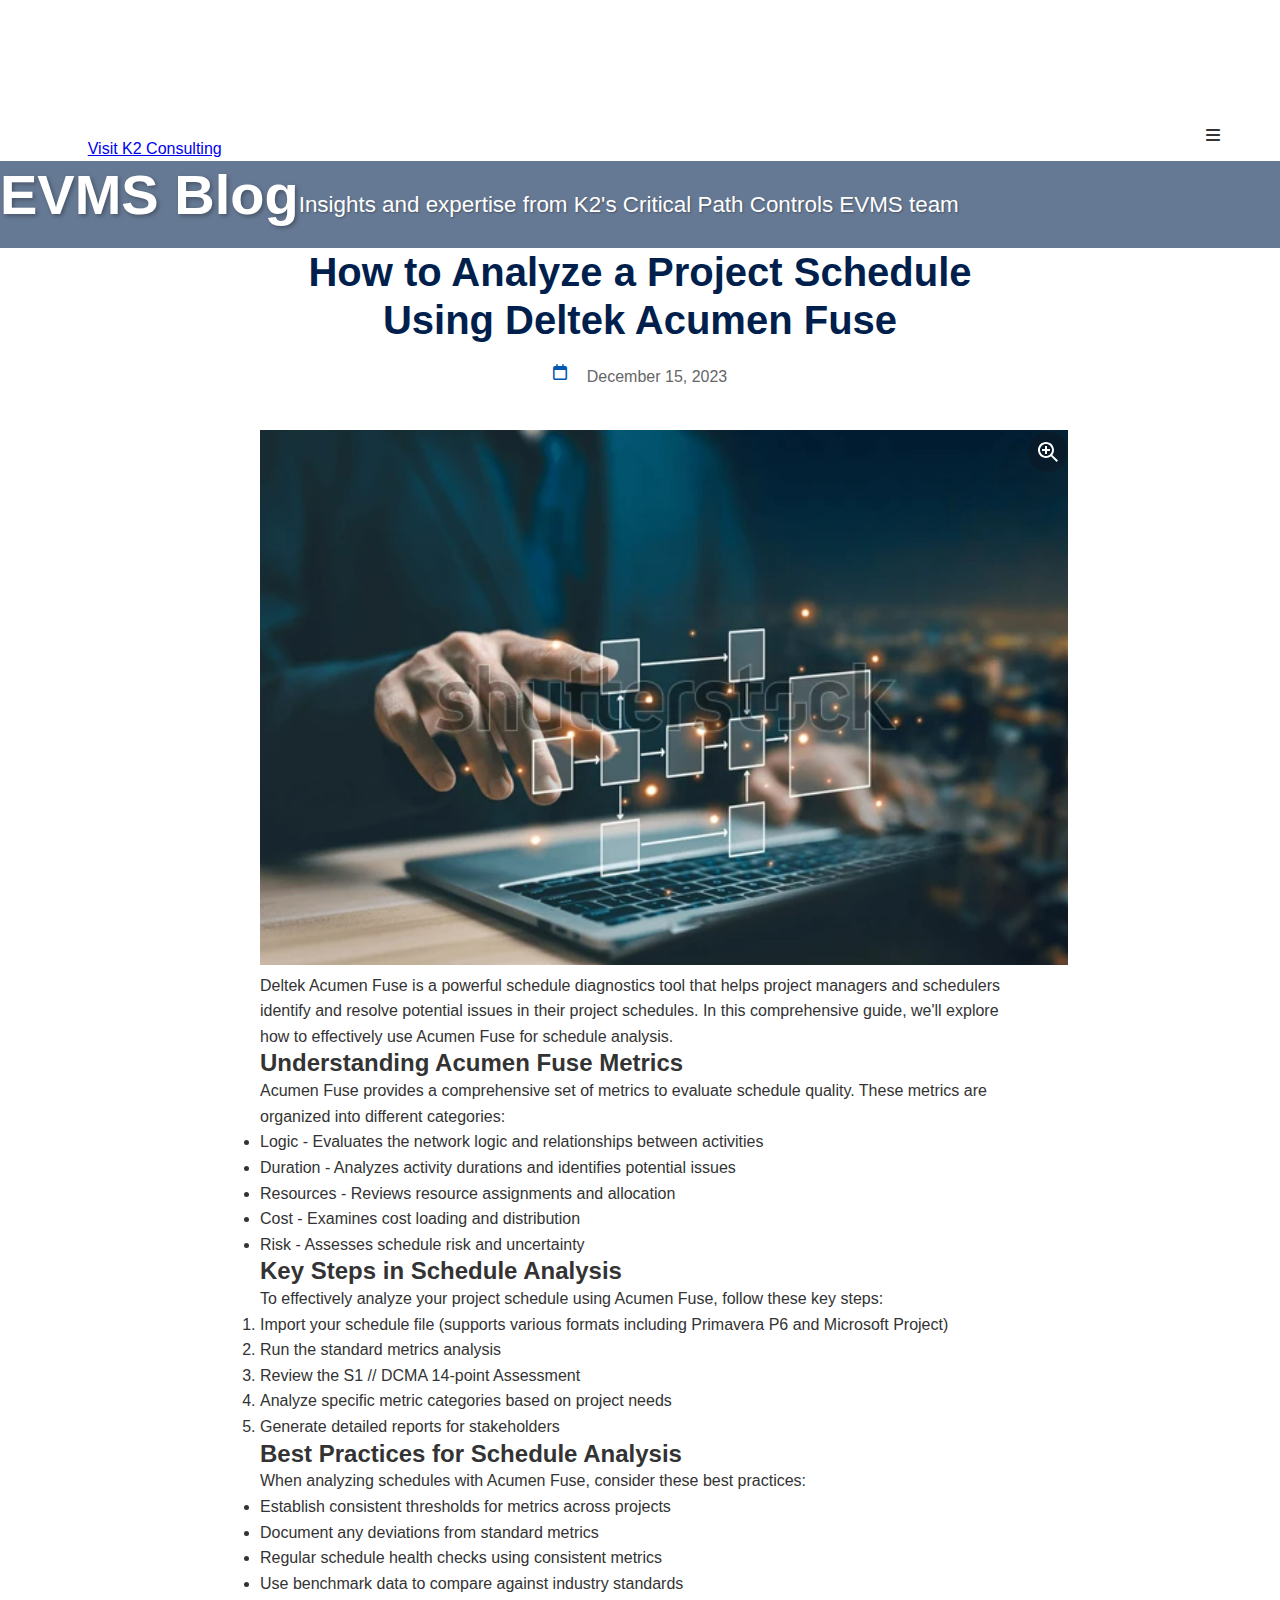
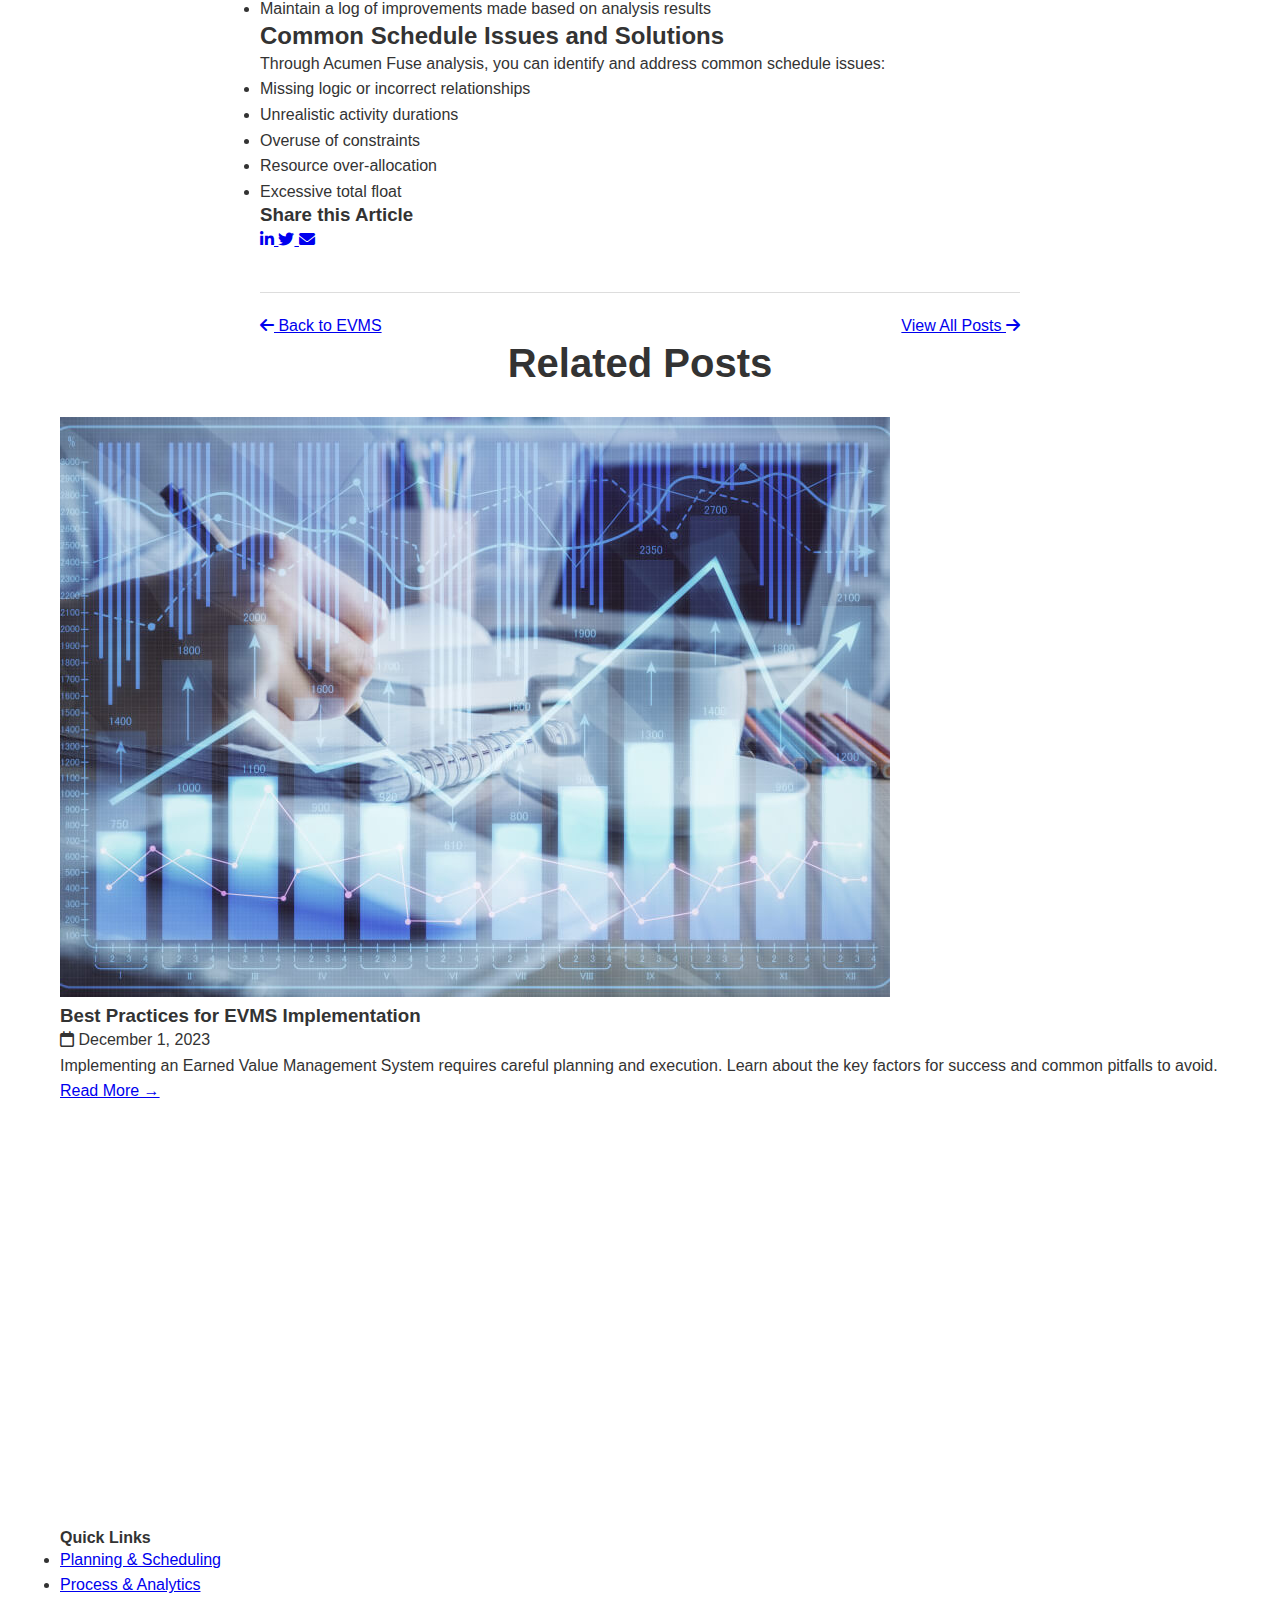
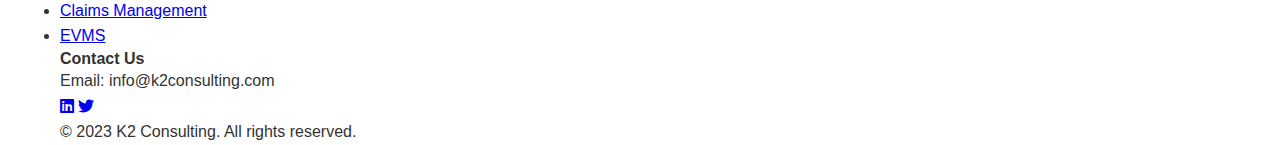
<file: blog/analyze-project-schedule-using-deltek-acumen-fuse.html>
<!DOCTYPE html>
<html lang="en">
  <head>
    <meta charset="UTF-8" />
    <meta name="viewport" content="width=device-width, initial-scale=1.0" />
    <title>
      How to Analyze a Project Schedule Using Deltek Acumen Fuse | Critical Path
      Controls
    </title>
    <link
      rel="icon"
      type="image/png"
      sizes="32x32"
      href="../images/site-icons/32_32.png"
    />
    <link
      rel="icon"
      type="image/png"
      sizes="192x192"
      href="../images/site-icons/192_192.png"
    />
    <link
      rel="apple-touch-icon"
      sizes="180x180"
      href="../images/site-icons/180_180.png"
    />
    <link rel="stylesheet" href="../styles/main.css" />
    <link rel="stylesheet" href="../styles/navigation.css" />
    <link rel="stylesheet" href="../styles/blog.css" />
    <link
      rel="stylesheet"
      href="https://cdnjs.cloudflare.com/ajax/libs/font-awesome/6.0.0/css/all.min.css"
    />
  </head>
  <body>
    <header class="main-header">
      <nav class="nav-container">
        <div class="logo">
          <a href="../index.html">
            <img
              src="../images/logo-k2-consulting-white.svg"
              alt="K2 Consulting Logo"
            />
          </a>
        </div>
        <div class="nav-menu-container">
          <ul class="nav-menu">
            <li>
              <a href="../planning-scheduling.html"
                >Project Planning & Scheduling</a
              >
            </li>
            <li>
              <a href="../process-analytics.html"
                >Process, Analytics & Technology</a
              >
            </li>
            <li>
              <a href="../claims-management.html"
                >Claims Avoidance and Management</a
              >
            </li>
            <li><a href="../evms.html">Earned Value Management Systems</a></li>
          </ul>
          <a
            href="https://k2consulting.com"
            class="k2-main-link"
            target="_blank"
            >Visit K2 Consulting</a
          >
        </div>
        <div class="nav-toggle" id="navToggle">
          <i class="fas fa-bars"></i>
        </div>
      </nav>
    </header>

    <main>
      <section class="blog-hero">
        <div class="hero-content">
          <h1>EVMS Blog</h1>
          <p>
            Insights and expertise from K2's Critical Path Controls EVMS team
          </p>
        </div>
      </section>

      <article class="blog-content">
        <div class="blog-container">
          <header class="blog-header">
            <h1>How to Analyze a Project Schedule Using Deltek Acumen Fuse</h1>
            <div class="blog-meta">
              <i class="far fa-calendar"></i> December 15, 2023
            </div>
          </header>

          <div class="blog-featured-image">
            <img
              src="../images/service-process-analytics.png"
              alt="Project Schedule Analysis"
            />
          </div>

          <div class="blog-text">
            <p>
              Deltek Acumen Fuse is a powerful schedule diagnostics tool that
              helps project managers and schedulers identify and resolve
              potential issues in their project schedules. In this comprehensive
              guide, we'll explore how to effectively use Acumen Fuse for
              schedule analysis.
            </p>

            <h2>Understanding Acumen Fuse Metrics</h2>
            <p>
              Acumen Fuse provides a comprehensive set of metrics to evaluate
              schedule quality. These metrics are organized into different
              categories:
            </p>
            <ul>
              <li>
                Logic - Evaluates the network logic and relationships between
                activities
              </li>
              <li>
                Duration - Analyzes activity durations and identifies potential
                issues
              </li>
              <li>Resources - Reviews resource assignments and allocation</li>
              <li>Cost - Examines cost loading and distribution</li>
              <li>Risk - Assesses schedule risk and uncertainty</li>
            </ul>

            <h2>Key Steps in Schedule Analysis</h2>
            <p>
              To effectively analyze your project schedule using Acumen Fuse,
              follow these key steps:
            </p>
            <ol>
              <li>
                Import your schedule file (supports various formats including
                Primavera P6 and Microsoft Project)
              </li>
              <li>Run the standard metrics analysis</li>
              <li>Review the S1 // DCMA 14-point Assessment</li>
              <li>Analyze specific metric categories based on project needs</li>
              <li>Generate detailed reports for stakeholders</li>
            </ol>

            <h2>Best Practices for Schedule Analysis</h2>
            <p>
              When analyzing schedules with Acumen Fuse, consider these best
              practices:
            </p>
            <ul>
              <li>
                Establish consistent thresholds for metrics across projects
              </li>
              <li>Document any deviations from standard metrics</li>
              <li>Regular schedule health checks using consistent metrics</li>
              <li>Use benchmark data to compare against industry standards</li>
              <li>
                Maintain a log of improvements made based on analysis results
              </li>
            </ul>

            <h2>Common Schedule Issues and Solutions</h2>
            <p>
              Through Acumen Fuse analysis, you can identify and address common
              schedule issues:
            </p>
            <ul>
              <li>Missing logic or incorrect relationships</li>
              <li>Unrealistic activity durations</li>
              <li>Overuse of constraints</li>
              <li>Resource over-allocation</li>
              <li>Excessive total float</li>
            </ul>

            <div class="share-section">
              <h3>Share this Article</h3>
              <div class="share-buttons">
                <a href="#" class="share-button" aria-label="Share on LinkedIn">
                  <i class="fab fa-linkedin-in"></i>
                </a>
                <a href="#" class="share-button" aria-label="Share on Twitter">
                  <i class="fab fa-twitter"></i>
                </a>
                <a href="#" class="share-button" aria-label="Share via Email">
                  <i class="fas fa-envelope"></i>
                </a>
              </div>
            </div>
          </div>

          <nav class="blog-navigation">
            <a href="../evms.html" class="blog-nav-link">
              <i class="fas fa-arrow-left"></i> Back to EVMS
            </a>
            <a href="index.html" class="blog-nav-link">
              View All Posts <i class="fas fa-arrow-right"></i>
            </a>
          </nav>
        </div>
      </article>

      <section class="related-posts">
        <div class="container">
          <h2>Related Posts</h2>
          <div class="related-posts-grid">
            <article class="related-post-card">
              <div class="related-post-image">
                <img
                  src="../images/service-earned-value.jpg"
                  alt="EVMS Implementation"
                />
              </div>
              <div class="related-post-content">
                <h3>Best Practices for EVMS Implementation</h3>
                <div class="related-post-meta">
                  <i class="far fa-calendar"></i> December 1, 2023
                </div>
                <p class="related-post-excerpt">
                  Implementing an Earned Value Management System requires
                  careful planning and execution. Learn about the key factors
                  for success and common pitfalls to avoid.
                </p>
                <a
                  href="evms-implementation-best-practices.html"
                  class="related-post-link"
                >
                  Read More →
                </a>
              </div>
            </article>
          </div>
        </div>
      </section>
    </main>

    <footer class="main-footer">
      <div class="container">
        <div class="footer-content">
          <div class="footer-logo">
            <img
              src="../images/logo-k2-consulting-white.svg"
              alt="K2 Consulting Logo"
            />
          </div>
          <div class="footer-links">
            <h4>Quick Links</h4>
            <ul>
              <li>
                <a href="../planning-scheduling.html">Planning & Scheduling</a>
              </li>
              <li>
                <a href="../process-analytics.html">Process & Analytics</a>
              </li>
              <li><a href="../claims-management.html">Claims Management</a></li>
              <li><a href="../evms.html">EVMS</a></li>
            </ul>
          </div>
          <div class="footer-contact">
            <h4>Contact Us</h4>
            <p>Email: info@k2consulting.com</p>
            <div class="social-links">
              <a href="#"><i class="fab fa-linkedin"></i></a>
              <a href="#"><i class="fab fa-twitter"></i></a>
            </div>
          </div>
        </div>
        <div class="footer-bottom">
          <p>&copy; 2023 K2 Consulting. All rights reserved.</p>
        </div>
      </div>
    </footer>

    <script src="../js/main.js"></script>
  </body>
</html>
</file>
<file: styles/main.css>
:root {
  --primary-color: #001f4d;
  --accent-color: #0056b3;
  --text-color: #333;
  --light-text: #666;
  --white: #fff;
  --light-bg: #f8f9fa;
  --border-color: #ddd;
  --success-color: #28a745;
  --error-color: #dc3545;
  --nav-height: 70px;
  --breadcrumb-height: 40px;
  --cta-bg-color: #003366;
}

/* Global Styles */
* {
  margin: 0;
  padding: 0;
  box-sizing: border-box;
}

html {
  overflow-x: hidden;
}

body {
  font-family: Arial, sans-serif;
  line-height: 1.6;
  color: var(--text-color);
  padding-top: calc(var(--nav-height) + var(--breadcrumb-height));
  overflow-x: hidden;
  background-color: var(--white);
  min-height: 100vh;
  display: flex;
  flex-direction: column;
}

main {
  flex: 1 0 auto;
}

/* Container */
.container {
  max-width: 1200px;
  margin: 0 auto;
  padding: 0 20px;
  width: 100%;
}

/* Section Styles */
section {
  position: relative;
}

/* Typography */
h1,
h2,
h3,
h4,
h5,
h6 {
  margin: 0;
  padding: 0;
  line-height: 1.2;
}

/* Headings */
main section h2 {
  font-size: 2.5rem;
  text-align: center;
  margin-bottom: 30px;
}

p {
  margin: 0;
  padding: 0;
}

/* Buttons */
.btn {
  display: inline-block;
  padding: 12px 30px;
  background-color: var(--accent-color);
  color: var(--white);
  text-decoration: none;
  border-radius: 6px;
  transition: background-color 0.3s ease;
  border: none;
  cursor: pointer;
  font-size: 1.1rem;
  line-height: 1;
}

.btn:hover {
  background-color: var(--primary-color);
}

.btn-large {
  padding: 15px 40px;
  font-size: 1.2rem;
}

/* Hero Section */
.hero-section {
  position: relative;
  height: 400px;
  overflow: hidden;
  margin-top: 0;
}

.hero-content {
  position: relative;
  height: 100%;
  display: flex;
  align-items: center;
  color: var(--white);
  background: rgba(0, 31, 77, 0.6);
}

.hero-content h1 {
  font-size: 3.5rem;
  margin-bottom: 20px;
  text-shadow: 2px 2px 4px rgba(0, 0, 0, 0.3);
}

.hero-content p {
  font-size: 1.4rem;
  max-width: 800px;
  text-shadow: 1px 1px 2px rgba(0, 0, 0, 0.3);
}

/* CTA Section */
.cta-section {
  background: var(--cta-bg-color);
  color: var(--white);
  padding: 80px 0;
  text-align: center;
  margin-top: auto;
}

.cta-section h2 {
  font-size: 2.5rem;
  margin-bottom: 20px;
}

.cta-section p {
  font-size: 1.2rem;
  margin-bottom: 40px;
  max-width: 800px;
  margin-left: auto;
  margin-right: auto;
}

/* Animation */
.animate-on-scroll {
  opacity: 1;
  transform: none;
}

.animate-on-scroll.show {
  opacity: 1;
  transform: none;
}

/* Responsive Design */
@media (max-width: 768px) {
  :root {
    --nav-height: 60px;
    --breadcrumb-height: 35px;
  }

  body {
    padding-top: calc(var(--nav-height) + var(--breadcrumb-height));
  }

  .hero-section {
    height: 300px;
  }

  .hero-content h1 {
    font-size: 2.5rem;
  }

  .hero-content p {
    font-size: 1.2rem;
  }

  .container {
    padding: 0 15px;
  }

  main section h2 {
    font-size: 2.5rem;
  }
}

@media (max-width: 480px) {
  .hero-section {
    height: 250px;
  }

  .hero-content h1 {
    font-size: 2rem;
  }

  .hero-content p {
    font-size: 1rem;
  }

  .btn-large {
    padding: 12px 30px;
    font-size: 1.1rem;
  }

  main section h2 {
    font-size: 2rem;
  }
}
</file>
<file: styles/navigation.css>
/* Navigation */
.main-nav {
  position: fixed;
  top: 0;
  left: 0;
  right: 0;
  background-color: var(--primary-color);
  z-index: 1000;
  height: var(--nav-height);
  box-shadow: none; /* Remove shadow to prevent gap */
}

.nav-container {
  display: flex;
  justify-content: space-between;
  align-items: center;
  padding: 0 20px;
  max-width: 1200px;
  margin: 0 auto;
  width: 100%;
  height: 100%;
}

.nav-logo {
  height: 100%;
  display: flex;
  align-items: center;
}

.nav-logo img {
  height: calc(var(--nav-height) - 30px);
  width: auto;
  filter: brightness(0) invert(1);
}

.nav-menu {
  display: flex;
  gap: 30px;
  list-style: none;
  margin: 0;
  padding: 0;
  height: 100%;
}

.nav-menu li {
  height: 100%;
  display: flex;
  align-items: center;
}

.nav-menu a {
  color: var(--white);
  text-decoration: none;
  font-weight: 500;
  transition: color 0.3s ease;
  padding: 0 5px;
  height: 100%;
  display: flex;
  align-items: center;
  position: relative;
}

.nav-menu a:hover {
  color: rgba(255, 255, 255, 0.8);
}

.nav-menu a::after {
  content: "";
  position: absolute;
  bottom: 0;
  left: 0;
  width: 100%;
  height: 3px;
  background-color: var(--white);
  transform: scaleX(0);
  transition: transform 0.3s ease;
}

.nav-menu a:hover::after {
  transform: scaleX(1);
}

/* Mobile Menu */
.mobile-menu-toggle {
  display: none;
  background: none;
  border: none;
  font-size: 1.5rem;
  color: var(--white);
  cursor: pointer;
  padding: 5px;
}

/* Responsive Design */
@media (max-width: 768px) {
  .main-nav {
    height: var(--nav-height);
  }

  .mobile-menu-toggle {
    display: block;
  }

  .nav-menu {
    display: none;
    position: absolute;
    top: var(--nav-height);
    left: 0;
    right: 0;
    background-color: var(--primary-color);
    padding: 20px;
    box-shadow: 0 2px 10px rgba(0, 0, 0, 0.1);
    flex-direction: column;
    gap: 15px;
    height: auto;
  }

  .nav-menu.active {
    display: flex;
  }

  .nav-menu li {
    height: auto;
  }

  .nav-menu a {
    padding: 10px 0;
    height: auto;
  }

  .nav-menu a::after {
    display: none;
  }

  .nav-logo img {
    height: calc(var(--nav-height) - 20px);
  }
}

@media (max-width: 480px) {
  .nav-container {
    padding: 0 15px;
  }
}
</file>
<file: styles/services.css>
/* Service Page Styles */
main {
  min-height: 100vh;
  background-color: var(--white);
  position: relative;
}

/* Service Hero Section */
.service-hero {
  position: relative;
  height: 400px;
  overflow: hidden;
  background-color: var(--primary-color);
  margin-top: 0;
}

.service-hero video {
  position: absolute;
  top: 0;
  left: 0;
  width: 100%;
  height: 100%;
  object-fit: cover;
}

.hero-content {
  position: relative;
  height: 100%;
  display: flex;
  flex-direction: column;
  justify-content: center;
  align-items: center;
  text-align: center;
  color: var(--white);
  padding: 20px;
  background: rgba(0, 31, 77, 0.6);
}

.hero-content h1 {
  font-size: 3.5rem;
  margin-bottom: 20px;
  text-shadow: 2px 2px 4px rgba(0, 0, 0, 0.3);
}

.hero-content p {
  font-size: 1.4rem;
  max-width: 800px;
  text-shadow: 1px 1px 2px rgba(0, 0, 0, 0.3);
}

/* Service Section */
.service-section {
  padding: 60px 0;
  position: relative;
  background-color: var(--white);
}

.service-section.with-video {
  color: var(--white);
  background: var(--primary-color);
}

.service-section.with-video .background-video {
  position: absolute;
  top: 0;
  left: 0;
  width: 100%;
  height: 100%;
  object-fit: cover;
  opacity: 0.2;
}

.service-banner {
  margin-bottom: 30px;
}

.service-banner img {
  width: 100%;
  height: 250px;
  object-fit: cover;
  border-radius: 8px;
  display: block;
}

.service-content {
  position: relative;
}

.service-content h2 {
  font-size: 2.5rem;
  margin-bottom: 30px;
  text-align: center;
}

.service-content p {
  font-size: 1.1rem;
  margin-bottom: 30px;
  line-height: 1.6;
  text-align: center;
  max-width: 800px;
  margin-left: auto;
  margin-right: auto;
}

/* Feature Grid */
.feature-grid {
  display: grid;
  grid-template-columns: repeat(auto-fit, minmax(250px, 1fr));
  gap: 30px;
  margin-top: 40px;
}

.feature {
  text-align: center;
  padding: 30px;
  background-color: rgba(255, 255, 255, 0.05);
  border: 2px solid rgba(255, 255, 255, 0.5);
  border-radius: 8px;
  transition: transform 0.3s ease, box-shadow 0.3s ease;
  border: 1px solid rgba(255, 255, 255, 0.1);
  box-shadow: 0 4px 15px rgba(0, 0, 0, 0.2);
}

.feature:hover {
  transform: translateY(-5px);
  box-shadow: 0 5px 15px rgba(0, 0, 0, 0.1);
}

.feature i {
  font-size: 2.5rem;
  color: var(--accent-color);
  margin-bottom: 20px;
  transition: transform 0.3s ease;
}

.feature:hover i {
  transform: scale(1.1);
}

.feature h3 {
  font-size: 1.3rem;
  margin-bottom: 15px;
  color: inherit;
}

.feature p {
  font-size: 1rem;
  color: var(--light-text);
  line-height: 1.6;
  margin: 0;
}

/* Details Grid */
.details-grid {
  display: grid;
  grid-template-columns: repeat(auto-fit, minmax(300px, 1fr));
  gap: 30px;
  margin-top: 40px;
}

.detail-card {
  background: rgba(255, 255, 255, 0.1);
  padding: 30px;
  border-radius: 8px;
  backdrop-filter: blur(5px);
  transition: transform 0.3s ease;
}

.detail-card:hover {
  transform: translateY(-5px);
}

.detail-card h3 {
  font-size: 1.3rem;
  margin-bottom: 15px;
  color: inherit;
}

.detail-card p {
  font-size: 1rem;
  line-height: 1.6;
  margin: 0;
  color: inherit;
}

/* Analytics Dashboard */
.analytics-dashboard {
  margin: 40px 0;
  border-radius: 8px;
  overflow: hidden;
  box-shadow: 0 2px 10px rgba(0, 0, 0, 0.1);
}

.analytics-dashboard iframe {
  display: block;
  width: 100%;
  border: none;
}

/* Video Container */
.video-container {
  margin: 40px 0;
  border-radius: 8px;
  overflow: hidden;
  position: relative;
  padding-bottom: 56.25%; /* 16:9 aspect ratio */
  height: 0;
}

.video-container iframe {
  position: absolute;
  top: 0;
  left: 0;
  width: 100%;
  height: 100%;
  border: none;
}

/* EVMS Blog Section */
.evms-blog-section {
  padding: 60px 0;
  position: relative;
  background-color: var(--white);
}

.evms-blog-section h2 {
  font-size: 2.5rem;
  margin-bottom: 30px;
  text-align: center;
}

.evms-blog-grid {
  display: grid;
  grid-template-columns: repeat(auto-fit, minmax(300px, 1fr));
  gap: 30px;
  margin-top: 40px;
}

.evms-blog-card {
  background: var(--white);
  border-radius: 8px;
  overflow: hidden;
  box-shadow: 0 2px 10px rgba(0, 0, 0, 0.1);
  transition: transform 0.3s ease;
  border: 1px solid rgba(0, 0, 0, 0.1);
  display: flex;
  flex-direction: column;
  height: 100%;
}

.evms-blog-card:hover {
  transform: translateY(-5px);
  box-shadow: 0 5px 15px rgba(0, 0, 0, 0.1);
}

.evms-blog-image {
  height: 200px;
  overflow: hidden;
}

.evms-blog-image img {
  width: 100%;
  height: 100%;
  object-fit: cover;
}

.evms-blog-content {
  padding: 20px;
  display: flex;
  flex-direction: column;
  flex-grow: 1;
}

.evms-blog-content h3 {
  font-size: 1.3rem;
  color: var(--primary-color);
  margin-bottom: 10px;
  text-align: left;
}

.evms-blog-meta {
  color: var(--light-text);
  font-size: 0.9rem;
  margin-bottom: 15px;
}

.evms-blog-content p {
  font-size: 1rem;
  color: var(--text-color);
  margin-bottom: 20px;
  line-height: 1.6;
  text-align: left;
  flex-grow: 1;
}

.evms-blog-content .btn {
  align-self: flex-start;
  margin-top: auto;
}

.evms-blog-section .text-center {
  text-align: center;
  margin-top: 40px;
  width: 100%;
}

.evms-blog-section .text-center .btn {
  display: inline-block;
}

/* FAQ Section */
.faq-section {
  margin-top: 40px;
}

.faq-section .service-content {
  padding-top: 40px;
}

.carousel {
  position: relative;
  max-width: 800px;
  margin: 0 auto;
  text-align: center;
}

.carousel-items {
  display: flex;
  overflow: hidden;
  margin: 0 auto;
  position: relative;
  height: 250px; /* Fixed height for carousel container */
}

.carousel-item {
  flex: 0 0 100%;
  padding: 30px;
  background: rgba(255, 255, 255, 0.05);
  border-radius: 8px;
  backdrop-filter: blur(5px);
  transition: transform 0.5s ease, opacity 0.5s ease;
  box-shadow: 0 4px 20px rgba(0, 0, 0, 0.25);
  border: 2px solid rgba(255, 255, 255, 0.5);
  min-height: 200px;
  display: flex;
  flex-direction: column;
  justify-content: center;
  position: absolute;
  width: 100%;
  opacity: 0;
  transform: translateX(100%);
  pointer-events: none;
}

.carousel-item.active {
  opacity: 11;
  transform: translateX(0);
  pointer-events: auto;
  box-shadow: 0 4px 20px rgba(0, 0, 0, 0.25);
  border: 2px solid rgba(128, 128, 128, 0.5);
  background: rgba(255, 255, 255, 0.05);
}

.carousel-item.prev {
  transform: translateX(-100%);
}

.carousel-item.next {
  transform: translateX(100%);
}

.carousel-item h3 {
  font-size: 1.3rem;
  margin-bottom: 15px;
  color: inherit;
  text-align: left;
}

.carousel-item p {
  font-size: 1rem;
  line-height: 1.6;
  margin: 0;
  color: inherit;
  text-align: left;
}

.carousel-dots {
  display: flex;
  justify-content: center;
  align-items: center;
  gap: 10px;
  margin: 20px auto;
  padding: 0;
  list-style: none;
  width: 100%;
}

.carousel-dot {
  width: 12px;
  height: 12px;
  border: none;
  border-radius: 50%;
  background: rgba(0, 0, 0, 0.3);
  cursor: pointer;
  transition: all 0.3s ease;
  box-shadow: 0 2px 4px rgba(0, 0, 0, 0.1);
  padding: 0;
  margin: 0;
}

.carousel-dot.active {
  background: var(--accent-color);
  transform: scale(1.2);
}

/* CTA Section */
.cta-section {
  background: var(--cta-bg-color);
  color: var(--white);
  padding: 80px 0;
  text-align: center;
}

.cta-section h2 {
  font-size: 2.5rem;
  margin-bottom: 20px;
}

.cta-section p {
  font-size: 1.2rem;
  margin-bottom: 40px;
  max-width: 800px;
  margin-left: auto;
  margin-right: auto;
}

/* Responsive Design */
@media (max-width: 768px) {
  .service-hero {
    height: 300px;
  }

  .hero-content h1 {
    font-size: 2.8rem;
  }

  .hero-content p {
    font-size: 1.2rem;
  }

  .service-section {
    padding: 40px 0;
  }

  .service-banner img {
    height: 200px;
  }

  .service-content h2 {
    font-size: 2rem;
  }

  .service-content p {
    font-size: 1rem;
  }
}

@media (max-width: 480px) {
  .service-hero {
    height: 250px;
  }

  .hero-content h1 {
    font-size: 2.2rem;
  }

  .hero-content p {
    font-size: 1rem;
  }

  .service-section {
    padding: 30px 0;
  }

  .service-banner img {
    height: 150px;
  }

  .service-content h2 {
    font-size: 1.8rem;
  }
}
</file>
<file: styles/modal.css>
/* Modal Styles */
.modal-backdrop {
  position: fixed;
  top: 0;
  left: 0;
  right: 0;
  bottom: 0;
  background-color: rgba(0, 31, 77, 0.85);
  backdrop-filter: blur(5px);
  -webkit-backdrop-filter: blur(5px);
  display: none;
  z-index: 1999;
  opacity: 0;
  transition: opacity 0.3s ease;
  cursor: pointer;
}

.modal-backdrop.show {
  opacity: 1;
  display: block;
}

.modal-overlay {
  position: fixed;
  top: 0;
  left: 0;
  right: 0;
  bottom: 0;
  display: none;
  justify-content: center;
  align-items: center;
  z-index: 2000;
  opacity: 0;
  transition: opacity 0.3s ease;
  pointer-events: none;
  cursor: pointer;
}

.modal-overlay.show {
  opacity: 1;
  display: flex !important;
  pointer-events: auto;
}

.modal-container {
  position: relative;
  background-color: var(--white);
  padding: 30px;
  border-radius: 12px;
  max-width: 600px;
  width: 90%;
  max-height: 90vh;
  overflow-y: auto;
  transform: translateY(-20px);
  transition: transform 0.3s ease, opacity 0.3s ease;
  box-shadow: 0 10px 25px rgba(0, 0, 0, 0.2);
  opacity: 0;
  cursor: default;
  z-index: 2001;
}

.modal-overlay.show .modal-container {
  opacity: 1;
  transform: translateY(0);
}

/* Stop event propagation for modal content */
.modal-container,
.modal-container *,
.modal-container form,
.modal-container input,
.modal-container select,
.modal-container textarea,
.modal-container button {
  pointer-events: auto;
}

/* Ensure modal container doesn't trigger overlay click */
.modal-container {
  pointer-events: auto;
  position: relative;
  z-index: 1;
}

/* Prevent clicks on modal content from closing */
.modal-container * {
  pointer-events: auto;
  position: relative;
  z-index: 2;
}

/* Form Success Message */
.form-success {
  display: none;
  text-align: center;
  color: #28a745;
  padding: 20px;
  border-radius: 4px;
  margin-top: 20px;
  background-color: rgba(40, 167, 69, 0.1);
}

.form-success.show {
  display: block;
}

/* Form Styles */
.form-group {
  margin-bottom: 20px;
}

.form-group label {
  display: block;
  margin-bottom: 8px;
  color: var(--text-color);
  font-weight: 500;
}

.form-group label.required::after {
  content: "*";
  color: #dc3545;
  margin-left: 4px;
}

.form-group input,
.form-group select,
.form-group textarea {
  width: 100%;
  padding: 10px;
  border: 1px solid var(--border-color);
  border-radius: 6px;
  font-size: 1rem;
  transition: border-color 0.3s ease;
  background-color: var(--white);
}

.form-group input:focus,
.form-group select:focus,
.form-group textarea:focus {
  outline: none;
  border-color: var(--primary-color);
}

.form-group textarea {
  min-height: 120px;
  resize: vertical;
}

.form-actions {
  display: flex;
  justify-content: flex-end;
  gap: 15px;
  margin-top: 30px;
}

.form-actions button {
  padding: 12px 30px;
  border: none;
  border-radius: 6px;
  font-size: 1.1rem;
  cursor: pointer;
  transition: all 0.3s ease;
}

.btn-primary {
  background-color: var(--primary-color);
  color: var(--white);
}

.btn-primary:hover {
  background-color: var(--accent-color);
}

.btn-secondary {
  background-color: #e9ecef;
  color: #495057;
}

.btn-secondary:hover {
  background-color: #dee2e6;
}

/* Responsive Design */
@media (max-width: 768px) {
  .modal-container {
    padding: 20px;
    width: 95%;
  }

  .form-actions {
    flex-direction: column-reverse;
  }

  .form-actions button {
    width: 100%;
  }
}

@media (max-width: 480px) {
  .modal-container {
    padding: 15px;
  }
}
</file>
<file: styles/forms.css>
/* Contact Form Styles */
.contact-form-section {
  padding: 60px 0;
  background-color: var(--light-gray);
}

.contact-form {
  max-width: 600px;
  margin: 0 auto;
  background: var(--white);
  padding: 40px;
  border-radius: 12px;
  box-shadow: 0 4px 6px rgba(0, 0, 0, 0.1);
}

.contact-form h2 {
  color: var(--primary-color);
  font-size: 2rem;
  margin-bottom: 30px;
  text-align: center;
}

.form-group {
  margin-bottom: 20px;
}

.form-group label {
  display: block;
  margin-bottom: 8px;
  color: var(--primary-color);
  font-weight: 500;
}

.form-group input,
.form-group textarea,
.form-group select {
  width: 100%;
  padding: 12px;
  border: 1px solid var(--light-gray);
  border-radius: 4px;
  font-size: 1rem;
  transition: border-color 0.3s ease;
}

.form-group input:focus,
.form-group textarea:focus,
.form-group select:focus {
  outline: none;
  border-color: var(--primary-color);
}

.form-group textarea {
  height: 120px;
  resize: vertical;
}

.form-group select {
  appearance: none;
  background-image: url("data:image/svg+xml,%3Csvg xmlns='http://www.w3.org/2000/svg' width='12' height='12' fill='%23001f4d' viewBox='0 0 16 16'%3E%3Cpath d='M7.247 11.14L2.451 5.658C1.885 5.013 2.345 4 3.204 4h9.592a1 1 0 0 1 .753 1.659l-4.796 5.48a1 1 0 0 1-1.506 0z'/%3E%3C/svg%3E");
  background-repeat: no-repeat;
  background-position: right 12px center;
  padding-right: 35px;
}

.form-group .checkbox-group {
  display: flex;
  gap: 20px;
  flex-wrap: wrap;
}

.form-group .checkbox-item {
  display: flex;
  align-items: center;
  gap: 8px;
}

.form-group .checkbox-item input[type="checkbox"] {
  width: auto;
}

.form-submit {
  text-align: center;
  margin-top: 30px;
}

.form-submit button {
  background-color: var(--primary-color);
  color: var(--white);
  padding: 12px 30px;
  border: none;
  border-radius: 4px;
  font-size: 1.1rem;
  cursor: pointer;
  transition: background-color 0.3s ease;
}

.form-submit button:hover {
  background-color: var(--accent-color);
}

/* Form Success Message */
.form-success {
  display: none;
  text-align: center;
  color: #28a745;
  padding: 20px;
  border-radius: 4px;
  margin-top: 20px;
}

.form-success.show {
  display: block;
}

/* Form Error Message */
.form-error {
  color: #dc3545;
  font-size: 0.9rem;
  margin-top: 5px;
  display: none;
}

.form-error.show {
  display: block;
}

/* Required Field Indicator */
.required::after {
  content: "*";
  color: #dc3545;
  margin-left: 4px;
}

/* Responsive Design */
@media (max-width: 768px) {
  .contact-form {
    padding: 30px;
  }

  .contact-form h2 {
    font-size: 1.8rem;
  }
}

@media (max-width: 480px) {
  .contact-form {
    padding: 20px;
  }

  .contact-form h2 {
    font-size: 1.6rem;
  }

  .form-group label {
    font-size: 0.95rem;
  }

  .form-group input,
  .form-group textarea,
  .form-group select {
    padding: 10px;
    font-size: 0.95rem;
  }

  .form-submit button {
    width: 100%;
    padding: 12px;
  }
}
</file>
<file: styles/index.css>
/* Index Page Specific Styles */

/* Hero Section */
.service-hero {
  height: 400px;
  background-image: url("../images/banner-home.jpg");
  background-size: cover;
  background-position: center;
  display: flex;
  align-items: center;
  justify-content: center;
  text-align: center;
  color: var(--white);
  margin-bottom: 50px;
  position: relative;
  left: 50%;
  right: 50%;
  margin-left: -50vw;
  margin-right: -50vw;
  width: 100vw;
}

.service-hero::before {
  content: "";
  position: absolute;
  top: 0;
  left: 0;
  right: 0;
  bottom: 0;
  background: rgba(0, 31, 77, 0.85);
}

/* Override services.css hero-content styles */
.service-hero .hero-content {
  position: relative;
  z-index: 1;
  max-width: 800px;
  padding: 0;
  background: none;
  height: auto;
}

.hero-content h1 {
  font-size: 3rem;
  margin-bottom: 20px;
}

.hero-content p {
  font-size: 1.25rem;
  margin: 0;
}

/* Metrics Section */
.metrics-section {
  padding: 50px 0;
  background-color: var(--white);
  margin-bottom: 50px;
}

.metrics-grid {
  display: grid;
  grid-template-columns: repeat(4, 1fr);
  gap: 30px;
  max-width: 1200px;
  margin: 0 auto;
  padding: 0 0px;
}

.metric-card {
  display: flex;
  flex-direction: column;
  align-items: center;
  text-align: center;
  background: var(--white);
  border-radius: 12px;
  padding: 20px;
  box-shadow: 0 4px 15px rgba(0, 0, 0, 0.1);
  transition: transform 0.3s ease;
}

.metric-card:hover {
  transform: translateY(-5px);
}

.metric-image {
  width: 100%;
  margin-bottom: 20px;
}

.metric-image img {
  width: 100%;
  height: 180px;
  object-fit: cover;
  border-radius: 8px;
}

.metric-number {
  font-size: 2.5rem;
  font-weight: bold;
  color: var(--primary-color);
  margin-bottom: 2px;
  line-height: 1;
}

.metric-label {
  font-size: 1.1rem;
  color: var(--text-color);
  line-height: 1.3;
}

/* Services Section */
.services-overview {
  padding: 50px 0;
  background-color: var(--light-bg);
  margin-bottom: 50px;
}

.services-overview h2 {
  text-align: center;
  margin-bottom: 40px;
  color: var(--primary-color);
  font-size: 2.5rem;
}

.services-grid {
  display: grid;
  grid-template-columns: repeat(2, 1fr);
  gap: 40px;
  max-width: 1200px;
  margin: 0 auto;
  padding: 0 20px;
}

.service-card {
  display: flex;
  flex-direction: column;
  background: var(--white);
  border-radius: 12px;
  overflow: hidden;
  box-shadow: 0 4px 15px rgba(0, 0, 0, 0.1);
  transition: transform 0.3s ease;
}

.service-card:hover {
  transform: translateY(-5px);
}

.service-card img {
  width: 100%;
  height: 300px;
  object-fit: cover;
}

.service-card h3 {
  padding: 25px 25px 15px;
  color: var(--primary-color);
  font-size: 1.75rem;
}

.service-card p {
  padding: 0 25px;
  color: var(--text-color);
  line-height: 1.6;
  font-size: 1.1rem;
  flex-grow: 1;
}

.service-card .btn {
  display: inline-block;
  margin: 25px;
  padding: 12px 30px;
  background-color: var(--primary-color);
  color: var(--white);
  text-decoration: none;
  border-radius: 6px;
  transition: background-color 0.3s ease;
  text-align: center;
  font-size: 1.1rem;
}

.service-card .btn:hover {
  background-color: var(--accent-color);
}

/* Responsive Design */
@media (max-width: 1024px) {
  .metrics-grid {
    grid-template-columns: repeat(2, 1fr);
  }

  .hero-content h1 {
    font-size: 2.5rem;
  }

  .metric-image img {
    height: 160px;
  }
}

@media (max-width: 768px) {
  .services-grid {
    grid-template-columns: 1fr;
    gap: 30px;
  }

  .service-card img {
    height: 250px;
  }

  .hero-content h1 {
    font-size: 2rem;
  }

  .hero-content p {
    font-size: 1.1rem;
  }

  .metrics-section,
  .services-overview {
    padding: 30px 0;
    margin-bottom: 30px;
  }

  .service-hero {
    margin-bottom: 30px;
  }

  .metric-image img {
    height: 140px;
  }
}

@media (max-width: 480px) {
  .metrics-grid {
    grid-template-columns: 1fr;
    gap: 20px;
  }

  .service-card img {
    height: 200px;
  }

  .service-card h3 {
    font-size: 1.5rem;
    padding: 20px 20px 10px;
  }

  .service-card p {
    padding: 0 20px;
    font-size: 1rem;
  }

  .service-card .btn {
    margin: 20px;
    padding: 10px 25px;
    font-size: 1rem;
  }

  .hero-content h1 {
    font-size: 1.75rem;
  }

  .hero-content p {
    font-size: 1rem;
  }

  .metrics-section,
  .services-overview {
    padding: 25px 0;
    margin-bottom: 25px;
  }

  .service-hero {
    margin-bottom: 25px;
  }

  .metric-image img {
    height: 120px;
  }
}
</file>
<file: styles/breadcrumb.css>
/* Breadcrumb Styles */
.breadcrumb {
  background-color: var(--light-bg);
  position: fixed;
  top: calc(var(--nav-height) - 1px); /* Adjust to eliminate gap */
  left: 0;
  right: 0;
  z-index: 999;
  height: var(--breadcrumb-height);
  border-top: 1px solid rgba(0, 0, 0, 0.05);
  box-shadow: 0 1px 2px rgba(0, 0, 0, 0.05);
  display: flex;
  align-items: center;
}

.breadcrumb-container {
  max-width: 1200px;
  margin: 0 auto;
  padding: 0 20px;
  width: 100%;
  display: flex;
  align-items: center;
}

.breadcrumb-list {
  list-style: none;
  display: flex;
  flex-wrap: wrap;
  gap: 10px;
  margin: 0;
  padding: 0;
}

.breadcrumb-item {
  color: var(--light-text);
  font-size: 0.9rem;
  display: flex;
  align-items: center;
  gap: 10px;
}

.breadcrumb-item a {
  color: var(--text-color);
  text-decoration: none;
  transition: color 0.3s ease;
}

.breadcrumb-item a:hover {
  color: var(--accent-color);
}

.breadcrumb-separator {
  color: var(--light-text);
}

.breadcrumb-item:last-child {
  color: var(--accent-color);
}

.breadcrumb-item:last-child .breadcrumb-separator {
  display: none;
}

/* Responsive Design */
@media (max-width: 768px) {
  .breadcrumb {
    height: var(--breadcrumb-height);
    top: calc(var(--nav-height) - 1px);
  }

  .breadcrumb-item {
    font-size: 0.8rem;
  }
}

@media (max-width: 480px) {
  .breadcrumb-container {
    padding: 0 15px;
  }
}
</file>
<file: styles/careers.css>
/* Careers Page Styles */
.hero-section {
  position: relative;
  height: 400px;
  overflow: hidden;
}

.hero-image {
  position: absolute;
  top: 0;
  left: 0;
  width: 100%;
  height: 100%;
}

.hero-image img {
  width: 100%;
  height: 100%;
  object-fit: cover;
}

.hero-content {
  position: relative;
  height: 100%;
  display: flex;
  align-items: center;
  text-align: center;
  color: var(--white);
  background: linear-gradient(
    to bottom,
    rgba(0, 31, 77, 0.8),
    rgba(0, 31, 77, 0.6)
  );
}

.hero-content h1 {
  font-size: 3.5rem;
  margin-bottom: 20px;
  text-shadow: 2px 2px 4px rgba(0, 0, 0, 0.3);
}

.hero-content p {
  font-size: 1.4rem;
  max-width: 800px;
  text-shadow: 1px 1px 2px rgba(0, 0, 0, 0.3);
  margin: 0 auto;
  text-align: center;
}

/* Intro Section */
.intro-section {
  padding: 80px 0;
  background-color: var(--white);
}

.intro-content {
  max-width: 800px;
  margin: 30px auto 0;
  text-align: center;
}

.intro-content p {
  margin-bottom: 20px;
  font-size: 1.1rem;
  line-height: 1.6;
}

.intro-content p:last-child {
  margin-bottom: 0;
}

/* Benefits Section */
.benefits-section {
  padding: 80px 0;
  background-color: var(--light-bg);
}

.benefits-grid {
  display: grid;
  grid-template-columns: repeat(auto-fit, minmax(250px, 1fr));
  gap: 30px;
  margin-top: 40px;
}

.benefit-card {
  text-align: center;
  padding: 30px;
  background: var(--white);
  border-radius: 8px;
  box-shadow: 0 2px 10px rgba(0, 0, 0, 0.1);
  transition: transform 0.3s ease;
}

.benefit-card:hover {
  transform: translateY(-5px);
}

.benefit-card i {
  font-size: 2.5rem;
  color: var(--accent-color);
  margin-bottom: 20px;
}

.benefit-card h3 {
  font-size: 1.3rem;
  color: var(--primary-color);
  margin-bottom: 15px;
}

.benefit-card p {
  font-size: 1rem;
  color: var(--text-color);
  line-height: 1.6;
}

/* Positions Section */
.positions-section {
  padding: 80px 0;
  background-color: var(--white);
}

.careers-grid {
  display: grid;
  grid-template-columns: repeat(auto-fit, minmax(300px, 1fr));
  gap: 30px;
  margin-top: 40px;
}

.career-card {
  background: var(--white);
  border-radius: 8px;
  padding: 30px;
  box-shadow: 0 2px 10px rgba(0, 0, 0, 0.1);
  transition: transform 0.3s ease;
}

.career-card:hover {
  transform: translateY(-5px);
}

.career-title {
  font-size: 1.5rem;
  color: var(--primary-color);
  margin-bottom: 15px;
}

.career-location {
  font-size: 1.1rem;
  color: var(--accent-color);
  margin-bottom: 15px;
  display: flex;
  align-items: center;
  gap: 8px;
}

.career-location i {
  font-size: 1.2rem;
}

.career-requirements {
  margin: 20px 0;
}

.career-requirements h4 {
  font-size: 1.2rem;
  color: var(--primary-color);
  margin-bottom: 15px;
}

.career-requirements ul {
  list-style: none;
  padding: 0;
}

.career-requirements li {
  margin-bottom: 8px;
  padding-left: 20px;
  position: relative;
}

.career-requirements li::before {
  content: "•";
  color: var(--accent-color);
  position: absolute;
  left: 0;
}

.career-footer {
  margin-top: 20px;
  display: flex;
  justify-content: space-between;
  align-items: center;
}

.career-type {
  font-size: 0.9rem;
  color: var(--light-text);
  padding: 5px 12px;
  background-color: var(--light-bg);
  border-radius: 20px;
}

/* Process Section */
.process-section {
  padding: 80px 0;
  background-color: var(--light-bg);
}

.process-grid {
  display: grid;
  grid-template-columns: repeat(auto-fit, minmax(250px, 1fr));
  gap: 30px;
  margin-top: 40px;
}

.process-card {
  text-align: center;
  padding: 30px;
  background: var(--white);
  border-radius: 8px;
  box-shadow: 0 2px 10px rgba(0, 0, 0, 0.1);
  transition: transform 0.3s ease;
}

.process-card:hover {
  transform: translateY(-5px);
}

.process-card i {
  font-size: 2.5rem;
  color: var(--accent-color);
  margin-bottom: 20px;
}

.process-card h3 {
  font-size: 1.3rem;
  color: var(--primary-color);
  margin-bottom: 15px;
}

.process-card p {
  font-size: 1rem;
  color: var(--text-color);
  line-height: 1.6;
}

/* Contact Section */
.contact-info {
  margin: 30px 0;
  display: flex;
  flex-direction: column;
  align-items: center;
  gap: 15px;
}

.contact-info p {
  font-size: 1.1rem;
  display: flex;
  align-items: center;
  gap: 10px;
}

.contact-info i {
  color: var(--accent-color);
  width: 20px;
  text-align: center;
}

/* Responsive Design */
@media (max-width: 768px) {
  .hero-section {
    height: 300px;
  }

  .hero-content h1 {
    font-size: 2.5rem;
  }

  .hero-content p {
    font-size: 1.2rem;
  }

  .intro-section,
  .benefits-section,
  .positions-section,
  .process-section {
    padding: 60px 0;
  }

  .careers-grid,
  .benefits-grid,
  .process-grid {
    grid-template-columns: 1fr;
    gap: 20px;
  }
}

@media (max-width: 480px) {
  .hero-section {
    height: 250px;
  }

  .hero-content h1 {
    font-size: 2rem;
  }

  .hero-content p {
    font-size: 1rem;
  }

  .intro-section,
  .benefits-section,
  .positions-section,
  .process-section {
    padding: 40px 0;
  }

  .career-card,
  .benefit-card,
  .process-card {
    padding: 20px;
  }
}
</file>
<file: styles/leadership.css>
/* Leadership Page Styles */
.hero-section {
  position: relative;
  height: 400px;
  overflow: hidden;
}

.hero-image {
  position: absolute;
  top: 0;
  left: 0;
  width: 100%;
  height: 100%;
}

.hero-image img {
  width: 100%;
  height: 100%;
  object-fit: cover;
}

.hero-content {
  position: relative;
  height: 100%;
  display: flex;
  align-items: center;
  text-align: center;
  color: var(--white);
  background: linear-gradient(
    to bottom,
    rgba(0, 31, 77, 0.8),
    rgba(0, 31, 77, 0.6)
  );
}

.hero-content h1 {
  font-size: 3.5rem;
  margin-bottom: 20px;
  text-shadow: 2px 2px 4px rgba(0, 0, 0, 0.3);
}

.hero-content p {
  font-size: 1.4rem;
  max-width: 800px;
  text-shadow: 1px 1px 2px rgba(0, 0, 0, 0.3);
  margin: 0 auto;
  text-align: center;
}

/* Rest of the styles remain unchanged */
.team-section {
  padding: 80px 0;
  background-color: var(--white);
}

.team-grid {
  display: flex;
  flex-direction: column;
  gap: 30px;
  max-width: 900px;
  margin: 40px auto 0;
}

.team-card {
  display: flex;
  background: var(--white);
  border-radius: 8px;
  overflow: hidden;
  box-shadow: 0 2px 10px rgba(0, 0, 0, 0.1);
  cursor: pointer;
  transition: transform 0.3s ease, box-shadow 0.3s ease;
  position: relative;
}

.team-card:hover {
  transform: translateY(-5px);
  box-shadow: 0 5px 15px rgba(0, 0, 0, 0.15);
}

.team-card::after {
  content: "\f078";
  font-family: "Font Awesome 5 Free";
  font-weight: 900;
  position: absolute;
  right: 20px;
  top: 20px;
  color: var(--accent-color);
  transition: transform 0.3s ease;
}

.team-card.expanded::after {
  transform: rotate(180deg);
}

.team-image {
  width: 200px;
  height: 200px;
  flex-shrink: 0;
  border-radius: 8px;
  overflow: hidden;
  margin: 20px;
}

.team-image img {
  width: 100%;
  height: 100%;
  object-fit: cover;
  border-radius: 8px;
}

.team-info {
  padding: 20px 50px 20px 0;
  flex-grow: 1;
  display: flex;
  flex-direction: column;
}

.team-info h3 {
  font-size: 1.5rem;
  margin-bottom: 10px;
  color: var(--primary-color);
}

.team-title {
  font-size: 1.1rem;
  color: var(--accent-color);
  margin-bottom: 15px;
  font-weight: 500;
}

.team-contact {
  font-size: 0.95rem;
  color: var(--text-color);
  margin-bottom: 15px;
  line-height: 1.6;
}

.team-contact i {
  width: 20px;
  color: var(--accent-color);
  margin-right: 5px;
}

.team-bio {
  font-size: 1rem;
  color: var(--text-color);
  line-height: 1.6;
  max-height: 0;
  overflow: hidden;
  transition: max-height 0.5s ease, opacity 0.3s ease;
  opacity: 0;
}

.team-bio p {
  margin-bottom: 15px;
}

.team-bio p:last-child {
  margin-bottom: 0;
}

.team-card.expanded .team-bio {
  max-height: 2000px;
  opacity: 1;
  margin-top: 15px;
  padding-top: 15px;
  border-top: 1px solid var(--border-color);
}

/* CTA Section */
.cta-section {
  background: var(--cta-bg-color);
  color: var(--white);
  padding: 80px 0;
  text-align: center;
}

.cta-section h2 {
  font-size: 2.5rem;
  margin-bottom: 20px;
}

.cta-section p {
  font-size: 1.2rem;
  margin-bottom: 40px;
  max-width: 800px;
  margin-left: auto;
  margin-right: auto;
}

/* Responsive Design */
@media (max-width: 768px) {
  .hero-section {
    height: 300px;
  }

  .hero-content h1 {
    font-size: 2.5rem;
  }

  .hero-content p {
    font-size: 1.2rem;
  }

  .team-section {
    padding: 60px 0;
  }

  .team-card {
    flex-direction: column;
    align-items: center;
  }

  .team-card::after {
    top: auto;
    bottom: 20px;
    right: 20px;
  }

  .team-image {
    width: 200px;
    height: 200px;
    margin: 20px 20px 0;
  }

  .team-info {
    padding: 20px 20px 50px;
    text-align: center;
  }

  .team-contact {
    display: inline-block;
    text-align: left;
  }
}

@media (max-width: 480px) {
  .hero-section {
    height: 250px;
  }

  .hero-content h1 {
    font-size: 2rem;
  }

  .hero-content p {
    font-size: 1rem;
  }

  .team-section {
    padding: 40px 0;
  }

  .team-image {
    width: 150px;
    height: 150px;
  }
}
</file>
<file: styles/blog.css>
/* Blog Page Styles */
.blog-section {
  padding: 80px 0;
  background-color: var(--white);
}

.blog-content {
  max-width: 800px;
  margin: 0 auto;
  padding: 0 20px;
}

.blog-header {
  margin-bottom: 40px;
  text-align: center;
}

.blog-header h1 {
  font-size: 2.5rem;
  color: var(--primary-color);
  margin-bottom: 20px;
}

.blog-meta {
  color: var(--light-text);
  font-size: 1rem;
  margin-bottom: 30px;
  display: flex;
  justify-content: center;
  gap: 20px;
}

.blog-meta span {
  display: flex;
  align-items: center;
  gap: 5px;
}

.blog-meta i {
  color: var(--accent-color);
}

.blog-body {
  font-size: 1.1rem;
  line-height: 1.8;
  color: var(--text-color);
}

.blog-body h2 {
  font-size: 2rem;
  color: var(--primary-color);
  margin: 40px 0 20px;
}

.blog-body h3 {
  font-size: 1.5rem;
  color: var(--primary-color);
  margin: 30px 0 15px;
}

.blog-body p {
  margin-bottom: 20px;
}

.blog-body ul,
.blog-body ol {
  margin: 20px 0;
  padding-left: 20px;
}

.blog-body li {
  margin-bottom: 10px;
}

.blog-body img {
  max-width: 100%;
  height: auto;
  border-radius: 8px;
  margin: 30px 0;
}

/* Blog Grid (for index page) */
.blog-grid {
  display: grid;
  grid-template-columns: repeat(auto-fit, minmax(300px, 1fr));
  gap: 30px;
  margin-top: 40px;
}

.blog-card {
  background: var(--white);
  border-radius: 8px;
  overflow: hidden;
  box-shadow: 0 2px 10px rgba(0, 0, 0, 0.1);
  transition: transform 0.3s ease;
  display: flex;
  flex-direction: column;
  height: 100%;
}

.blog-card:hover {
  transform: translateY(-5px);
}

.blog-card-image {
  height: 200px;
  overflow: hidden;
}

.blog-card-image img {
  width: 100%;
  height: 100%;
  object-fit: cover;
}

.blog-card-content {
  padding: 20px;
  display: flex;
  flex-direction: column;
  flex-grow: 1;
}

.blog-card-title {
  font-size: 1.3rem;
  color: var(--primary-color);
  margin-bottom: 10px;
}

.blog-card-excerpt {
  font-size: 1rem;
  color: var(--text-color);
  margin-bottom: 20px;
  line-height: 1.6;
  flex-grow: 1;
}

.blog-card-meta {
  color: var(--light-text);
  font-size: 0.9rem;
  display: flex;
  justify-content: space-between;
  align-items: center;
  margin-top: auto;
}

.blog-card-meta span {
  display: flex;
  align-items: center;
  gap: 5px;
}

.blog-card-meta .btn {
  margin: 0;
}

.blog-navigation {
  display: flex;
  justify-content: space-between;
  margin-top: 40px;
  padding-top: 20px;
  border-top: 1px solid var(--border-color);
}

/* Responsive Design */
@media (max-width: 768px) {
  .blog-section {
    padding: 60px 0;
  }

  .blog-header h1 {
    font-size: 2rem;
  }

  .blog-body {
    font-size: 1rem;
  }

  .blog-body h2 {
    font-size: 1.8rem;
  }

  .blog-body h3 {
    font-size: 1.3rem;
  }

  .blog-grid {
    grid-template-columns: 1fr;
  }
}

@media (max-width: 480px) {
  .blog-section {
    padding: 40px 0;
  }

  .blog-header h1 {
    font-size: 1.8rem;
  }

  .blog-meta {
    flex-direction: column;
    gap: 10px;
  }

  .blog-card-image {
    height: 150px;
  }
}
</file>
